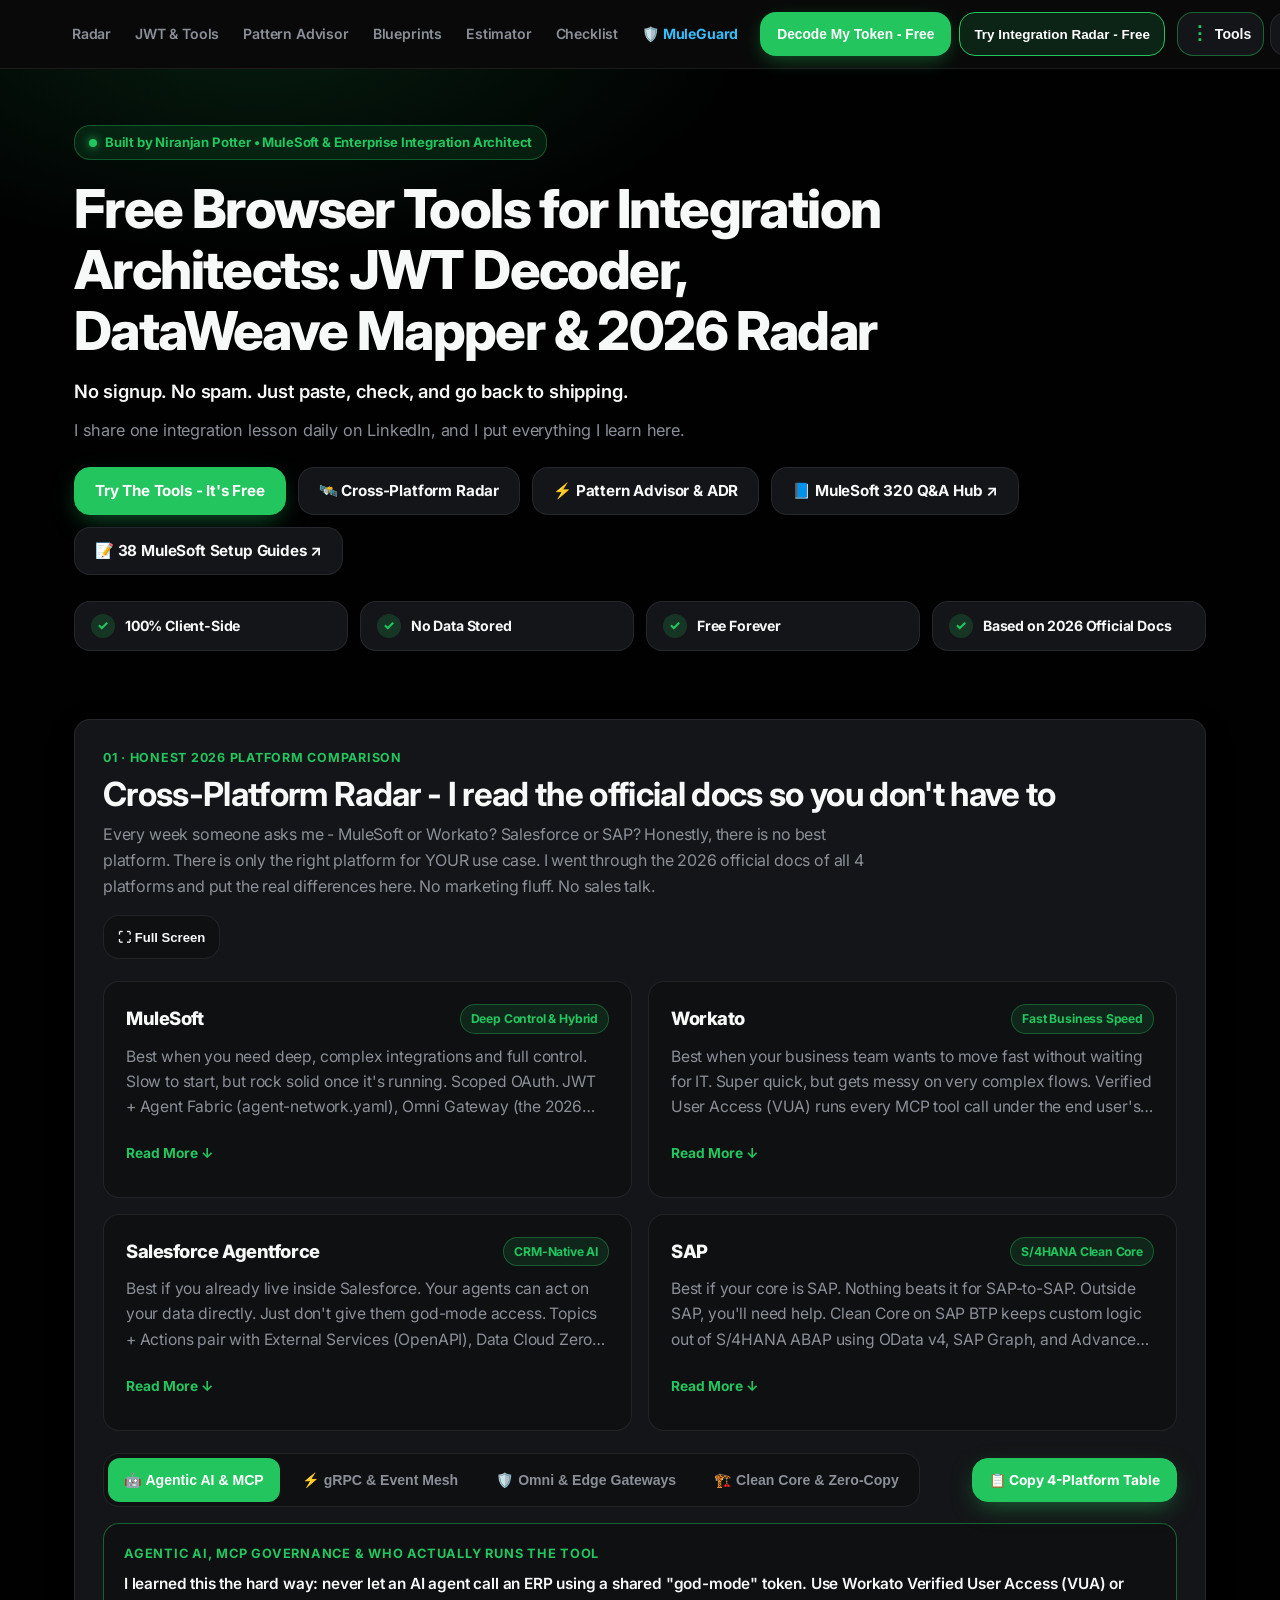
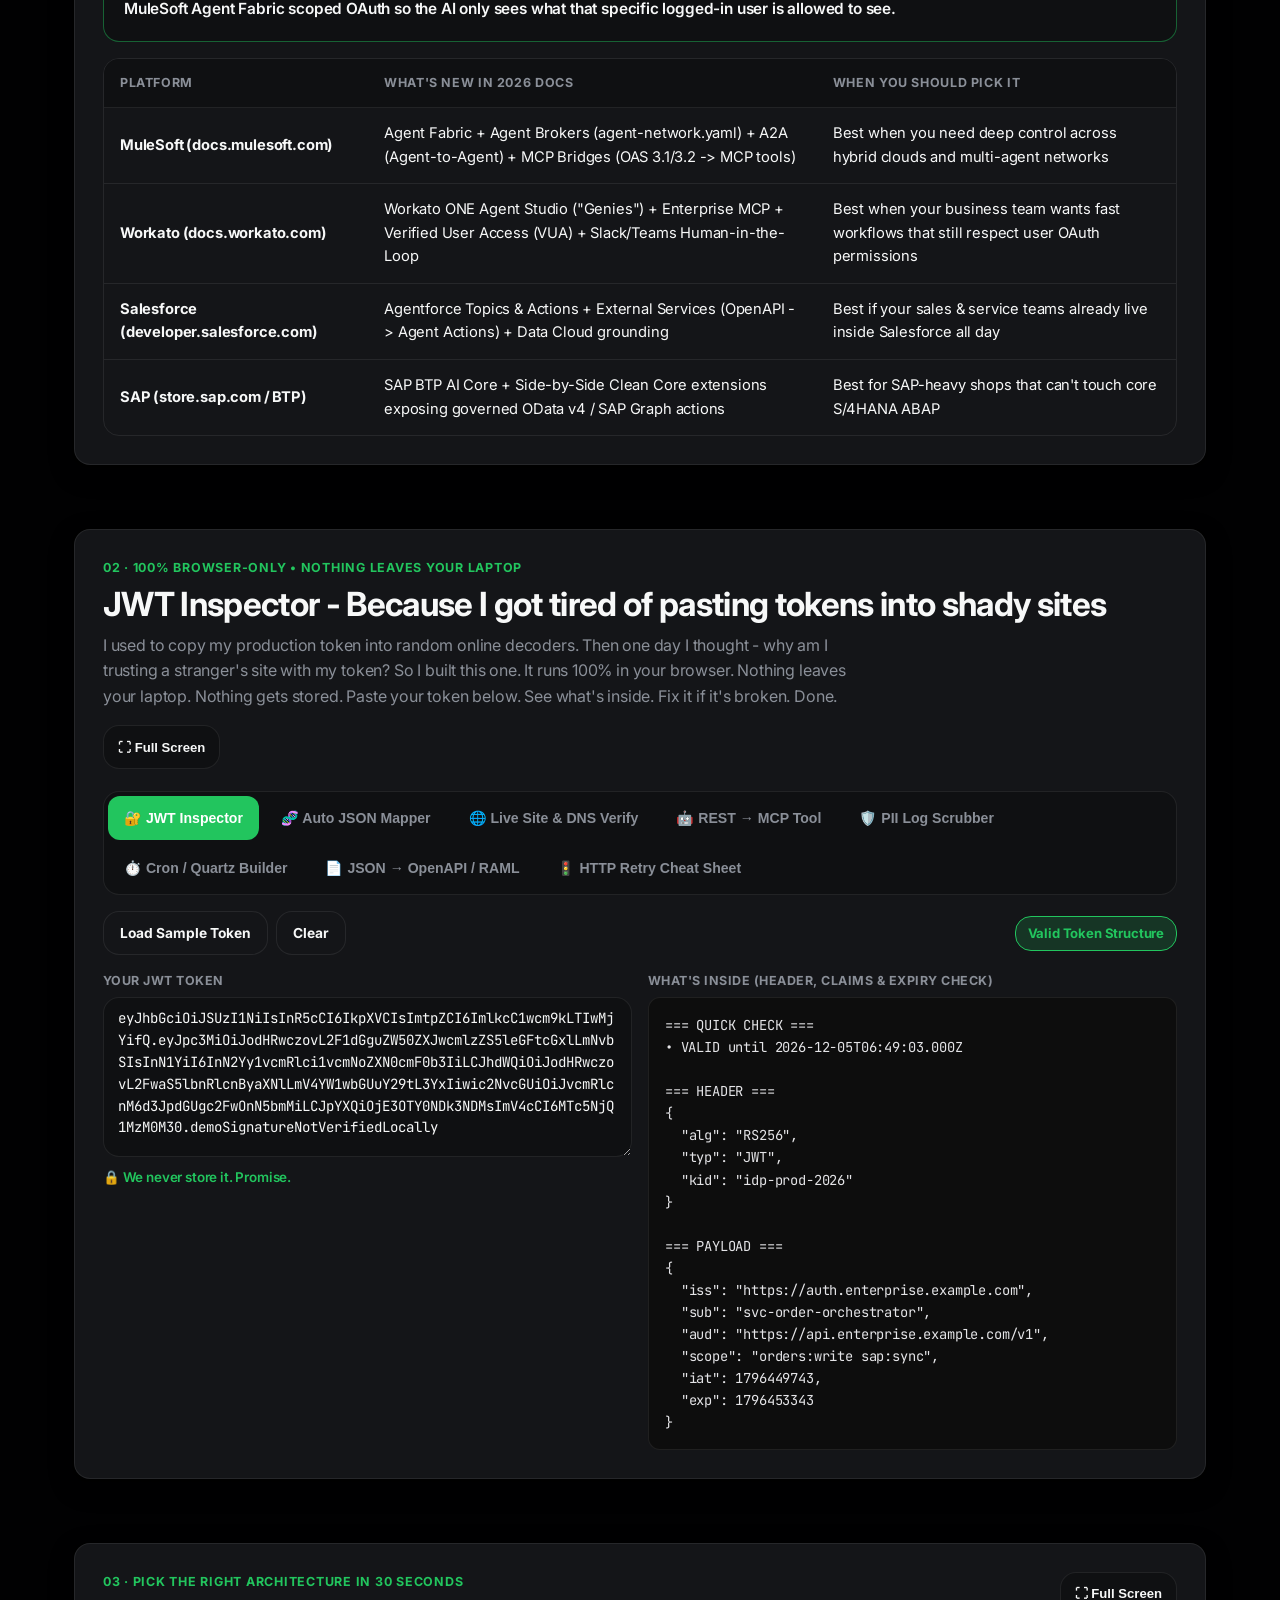
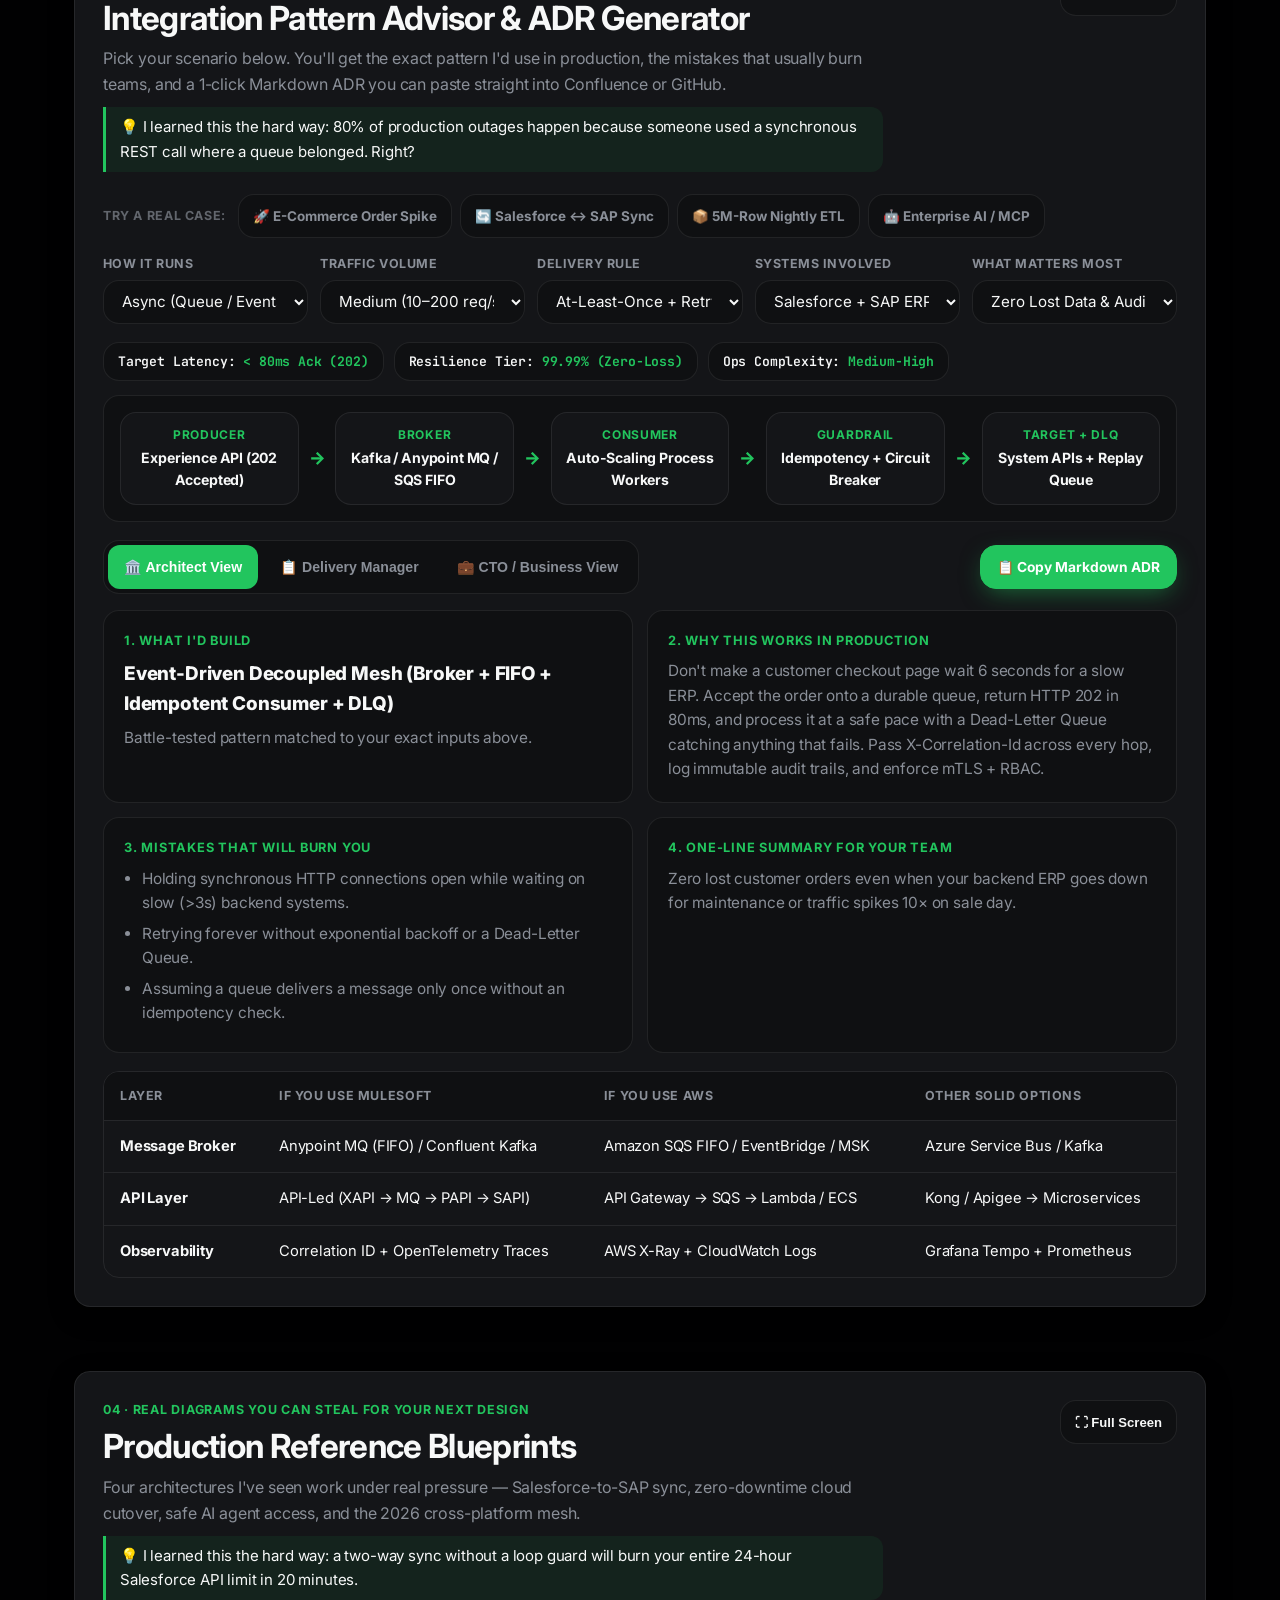
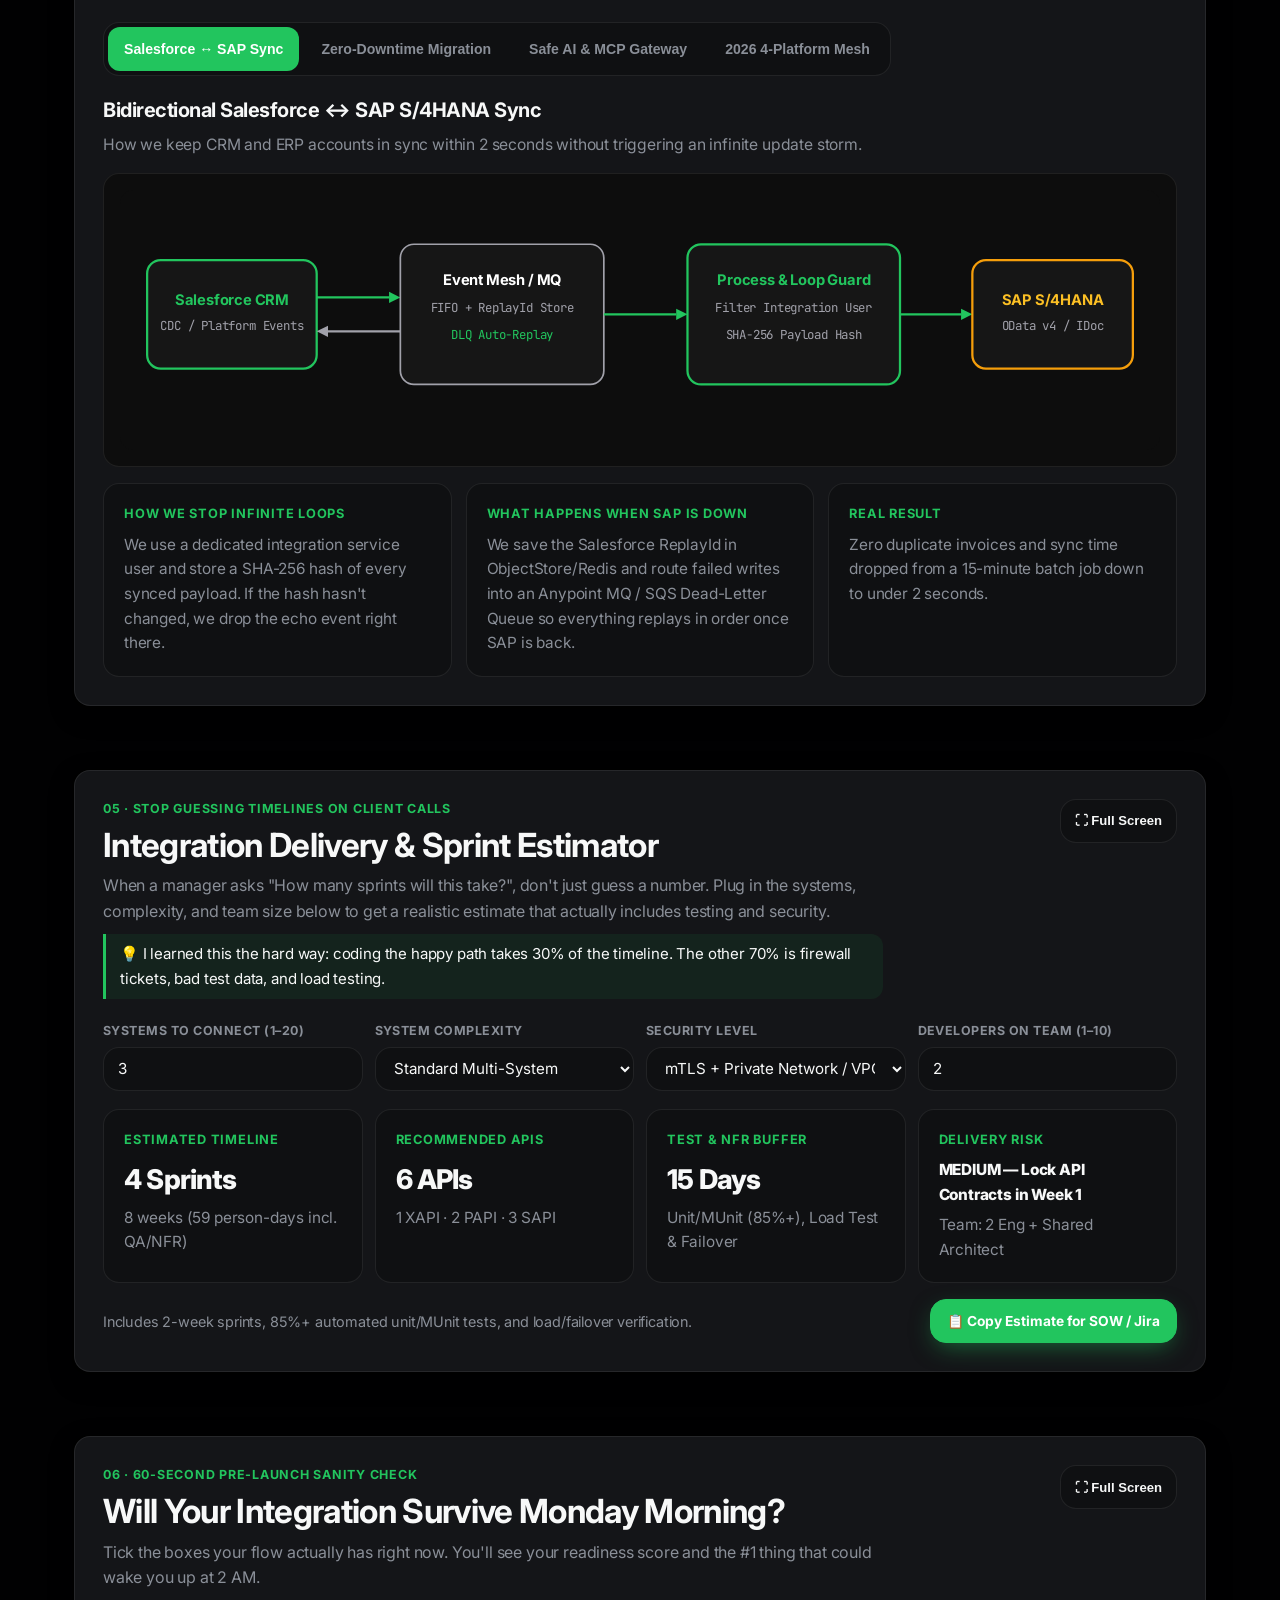
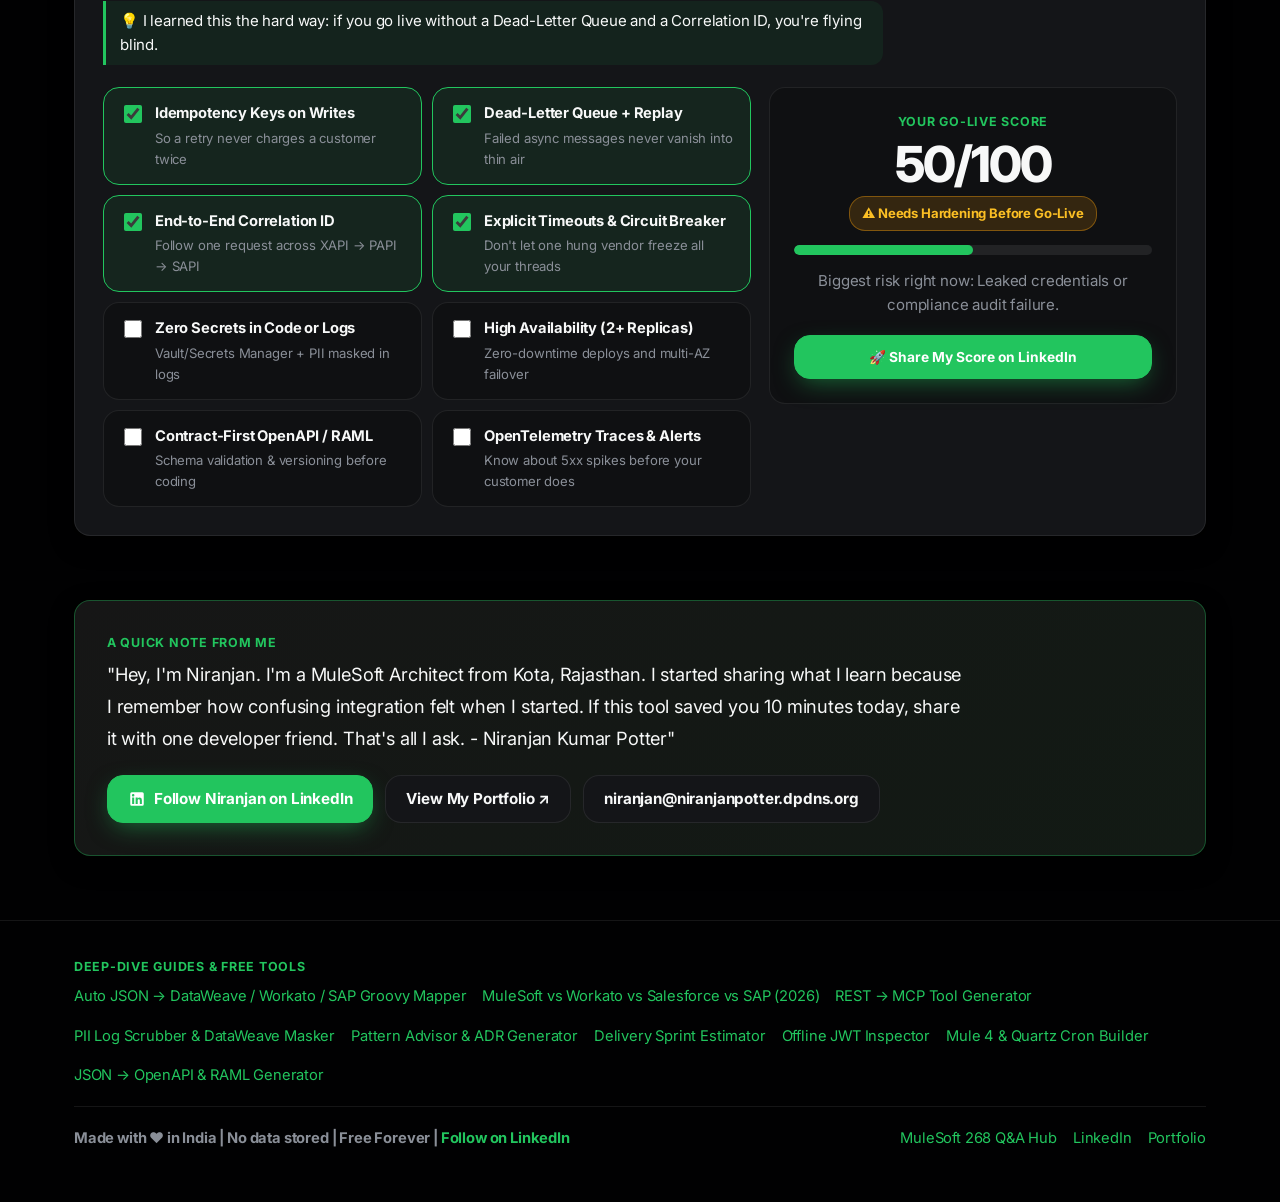
<file: index.html>
<!DOCTYPE html>
<html lang="en" data-theme="dark">
<head>
  <meta charset="UTF-8">
  <meta name="viewport" content="width=device-width, initial-scale=1.0">
  <title>Free JWT Decoder, JSON-to-DataWeave &amp; MuleSoft Tools (2026)</title>
  <meta name="description" content="100% browser-based Integration Architect tools: Offline JWT Inspector, 2026 Platform Radar (MuleSoft, Workato, SAP), ADR Generator &amp; Sprint Estimator.">
  <link rel="canonical" href="https://niranjanpotter.dpdns.org/">
  <meta property="og:title" content="I built the tools I wish I had as an Integration Architect — Niranjan Potter">
  <meta property="og:description" content="No signup. No spam. 100% client-side JWT Inspector, 2026 Cross-Platform Radar (MuleSoft, Workato, Salesforce, SAP), Pattern Advisor &amp; Sprint Estimator.">
  <meta property="og:type" content="website">
  <meta property="og:url" content="https://niranjanpotter.dpdns.org/">
  <meta property="og:image" content="https://niranjanpotter.dpdns.org/assets/og-card.png">
  <meta property="og:image:width" content="1200">
  <meta property="og:image:height" content="630">
  <meta name="twitter:card" content="summary_large_image">
  <meta name="twitter:title" content="Free JWT Decoder, DataWeave Mapper &amp; Integration Radar">
  <meta name="twitter:description" content="100% Client-Side • No Data Stored • Free Forever • Based on 2026 Official Docs">
  <meta name="twitter:image" content="https://niranjanpotter.dpdns.org/assets/og-card.png">
  <link rel="icon" type="image/svg+xml" href="data:image/svg+xml,%3Csvg xmlns='http://www.w3.org/2000/svg' viewBox='0 0 64 64'%3E%3Crect width='64' height='64' rx='16' fill='%230A0A0A'/%3E%3Crect x='6' y='6' width='52' height='52' rx='12' fill='%2322c55e'/%3E%3Cpath d='M18 20h28v6H25v6h18v6H25v6h21v6H18z' fill='%23FFFFFF'/%3E%3C/svg%3E">
  <link rel="preconnect" href="https://fonts.googleapis.com">
  <link rel="preconnect" href="https://fonts.gstatic.com" crossorigin>
  <link href="https://fonts.googleapis.com/css2?family=Inter:wght@400;500;600;700;800&family=JetBrains+Mono:wght@400;600;700&display=swap" rel="stylesheet">
  <link rel="stylesheet" href="assets/styles.css?v=8">
  <script src="assets/app.js?v=7" defer></script>
  <script type="application/ld+json">
  {
    "@context": "https://schema.org",
    "@graph": [
      {
        "@type": "WebApplication",
        "name": "Enterprise Integration Hub",
        "url": "https://niranjanpotter.dpdns.org/",
        "applicationCategory": "DeveloperApplication",
        "operatingSystem": "Web Browser",
        "offers": { "@type": "Offer", "price": "0", "priceCurrency": "USD" },
        "author": { "@type": "Person", "name": "Niranjan Kumar Potter", "url": "https://niranjanprofile.vercel.app/" },
        "description": "100% client-side integration architect tools: Auto JSON-to-JSON Mapper (DataWeave 2.0 + Workato Formula + SAP CPI Groovy), JWT Inspector, 2026 Cross-Platform Radar, Pattern Advisor, and Sprint Estimator."
      },
      {
        "@type": "FAQPage",
        "mainEntity": [
          {
            "@type": "Question",
            "name": "How can I automatically generate DataWeave 2.0, Workato formulas, and SAP CPI Groovy from a Source JSON and Target JSON?",
            "acceptedAnswer": { "@type": "Answer", "text": "Paste your Source JSON and Target JSON into the Auto JSON Mapper on Enterprise Integration Hub. It matches fields semantically in your browser (including nested paths, arrays, full-name concatenation, and line totals) and generates null-safe MuleSoft DataWeave 2.0 (.dwl), Workato Ruby Formula Pills, and SAP Cloud Integration (CPI) Groovy scripts with zero data uploaded." }
          },
          {
            "@type": "Question",
            "name": "Should I pick MuleSoft, Workato, Salesforce Agentforce, or SAP Integration Suite in 2026?",
            "acceptedAnswer": { "@type": "Answer", "text": "There is no single best platform — only the right one for your use case. MuleSoft wins on deep, complex hybrid control (Agent Fabric, Omni Gateway, CloudHub 2.0). Workato wins when business teams need fast delivery with Verified User Access (VUA). Salesforce Agentforce wins when your teams live inside Salesforce. SAP Integration Suite wins for SAP-to-SAP Clean Core on BTP." }
          },
          {
            "@type": "Question",
            "name": "Does the JWT Inspector store or send my token anywhere?",
            "acceptedAnswer": { "@type": "Answer", "text": "Never. It runs 100% in your browser. Nothing leaves your laptop and nothing gets stored." }
          }
        ]
      }
    ]
  }
  </script>
</head>
<body>
  <a class="skip-link" href="#top">Skip to main content</a>
  <header class="site-header">
    <div class="container header-inner">
      <a class="brand" href="#top">
        <span class="brand-mark" aria-hidden="true">NP</span>
        <span class="brand-text">
          <span class="brand-title">Enterprise Integration Hub</span>
          <span class="brand-sub">Curated &amp; Authored by Niranjan Potter</span>
        </span>
      </a>

      <nav class="header-nav" aria-label="Primary Navigation">
        <a class="nav-link" href="#platform-radar">Radar</a>
        <a class="nav-link" href="#dev-utilities">JWT &amp; Tools</a>
        <a class="nav-link" href="#pattern-advisor">Pattern Advisor</a>
        <a class="nav-link" href="#blueprints">Blueprints</a>
        <a class="nav-link" href="#delivery-estimator">Estimator</a>
        <a class="nav-link" href="#readiness-audit">Checklist</a>
        <a class="nav-link" href="muleguard.html" style="color:#38bdf8; font-weight:700;">🛡️ MuleGuard</a>
      </nav>

      <div class="header-ctas">
        <button type="button" class="cta-sticky-primary" onclick="jumpToJwtTool()">Decode My Token - Free</button>
        <button type="button" class="cta-sticky-secondary" onclick="jumpToRadarTool()">Try Integration Radar - Free</button>
      </div>

      <div class="header-right">
        <button type="button" class="dots-menu-btn" id="dots-tool-btn" onclick="toggleDotsMenu()" aria-label="Choose a tool from list" aria-expanded="false" title="Quick Tool Switcher (Choose any tool)">
          <span class="dots-icon" aria-hidden="true">⋮</span>
          <span class="dots-label-txt">Tools</span>
        </button>
        <a class="icon-btn hide-xs" href="https://www.linkedin.com/in/niranjan-potter-551b49171" target="_blank" rel="noopener noreferrer" aria-label="LinkedIn Profile" title="Follow on LinkedIn">
          <svg width="18" height="18" viewBox="0 0 24 24" fill="currentColor" aria-hidden="true"><path d="M19 3a2 2 0 0 1 2 2v14a2 2 0 0 1-2 2H5a2 2 0 0 1-2-2V5a2 2 0 0 1 2-2h14m-.5 15.5v-5.3a3.26 3.26 0 0 0-3.26-3.26c-.85 0-1.84.52-2.28 1.3v-1.11h-2.79v8.37h2.79v-4.93c0-.77.62-1.4 1.39-1.4a1.4 1.4 0 0 1 1.4 1.4v4.93h2.75M6.88 8.56a1.68 1.68 0 0 0 1.68-1.68c0-.93-.75-1.69-1.68-1.69a1.69 1.69 0 0 0-1.69 1.69c0 .93.76 1.68 1.69 1.68m1.39 9.94v-8.37H5.5v8.37h2.77z"/></svg>
        </a>
        <a class="icon-btn hide-xs" href="https://niranjanprofile.vercel.app/" target="_blank" rel="noopener noreferrer" aria-label="Portfolio Website" title="Portfolio Website">
          <svg width="18" height="18" viewBox="0 0 24 24" fill="none" stroke="currentColor" stroke-width="2" stroke-linecap="round" stroke-linejoin="round" aria-hidden="true"><circle cx="12" cy="12" r="10"/><line x1="2" y1="12" x2="22" y2="12"/><path d="M12 2a15.3 15.3 0 0 1 4 10 15.3 15.3 0 0 1-4 10 15.3 15.3 0 0 1-4-10 15.3 15.3 0 0 1 4-10z"/></svg>
        </a>
        <button type="button" class="icon-btn" id="theme-toggle" onclick="toggleTheme()" aria-label="Toggle theme" title="Toggle Dark/Light Theme"><svg width="15" height="15" viewBox="0 0 24 24" fill="none" stroke="currentColor" stroke-width="1.9" stroke-linecap="round" stroke-linejoin="round" aria-hidden="true"><circle cx="12" cy="12" r="4"/><path d="M12 2v2M12 20v2M4.93 4.93l1.41 1.41M17.66 17.66l1.41 1.41M2 12h2M20 12h2M4.93 19.07l1.41-1.41M17.66 6.34l1.41-1.41"/></svg></button>
        <button type="button" class="icon-btn mobile-menu-btn" id="mobile-menu-btn" onclick="toggleMobileNav()" aria-label="Toggle navigation menu" aria-expanded="false"><svg width="18" height="18" viewBox="0 0 24 24" fill="none" stroke="currentColor" stroke-width="2" stroke-linecap="round" stroke-linejoin="round" aria-hidden="true"><line x1="3" y1="6" x2="21" y2="6"/><line x1="3" y1="12" x2="21" y2="12"/><line x1="3" y1="18" x2="21" y2="18"/></svg></button>
      </div>
    </div>

    <!-- 3-Dot Quick Tool Switcher & Interlinked Directory Drawer -->
    <div class="dots-tool-drawer" id="dots-tool-drawer" role="region" aria-label="Quick Tool Switcher">
      <div class="container">
        <div class="dots-tool-head">
          <div>
            <div class="section-kicker" style="margin-bottom:2px;">⋮ Quick Tool Switcher • Jump Straight to Any Tool</div>
            <strong style="font-size:1rem;">Select any interactive tool or standalone guide below:</strong>
          </div>
          <input type="search" id="dots-search-input" class="dots-search-input" oninput="filterDotsTools(this.value)" placeholder="Filter 15 tools (e.g. DataWeave, JWT, DNS, MCP, SAP, Cron)...">
          <button type="button" class="btn btn-sm" onclick="toggleDotsMenu(false)">✕ Close</button>
        </div>
        <div class="dots-tool-grid" id="dots-tool-grid">
          <button type="button" class="dots-tool-item" onclick="pickToolFromDots('util-jwt')">
            <span class="dots-tool-title">🔐 1. JWT Inspector &amp; Security Auditor</span>
            <span class="dots-tool-sub">100% browser-side token decoder, expiry check &amp; alg:none detector</span>
          </button>
          <button type="button" class="dots-tool-item" onclick="pickToolFromDots('util-mapper')">
            <span class="dots-tool-title">🧬 2. Auto JSON-to-JSON Mapper</span>
            <span class="dots-tool-sub">Source + Target JSON → DataWeave 2.0, Workato Formula &amp; SAP Groovy</span>
          </button>
          <button type="button" class="dots-tool-item" onclick="pickToolFromDots('util-verify')">
            <span class="dots-tool-title">🌐 3. Real-Time Website, CORS &amp; DNS Verifier</span>
            <span class="dots-tool-sub">Live HTTPS latency, CORS header check &amp; Cloudflare 1.1.1.1 DNS lookup</span>
          </button>
          <button type="button" class="dots-tool-item" onclick="pickToolFromDots('util-mcp')">
            <span class="dots-tool-title">🤖 4. REST → MCP Tool Schema Generator</span>
            <span class="dots-tool-sub">Convert REST JSON to AI Agent MCP inputSchema + Agent Fabric / VUA</span>
          </button>
          <button type="button" class="dots-tool-item" onclick="pickToolFromDots('util-pii')">
            <span class="dots-tool-title">🛡️ 5. Offline PII Log Scrubber &amp; Masker</span>
            <span class="dots-tool-sub">Redact emails, cards, SSNs &amp; Bearer tokens + get DataWeave 2.0 script</span>
          </button>
          <button type="button" class="dots-tool-item" onclick="pickToolFromDots('util-cron')">
            <span class="dots-tool-title">⏱️ 6. Mule 4 &amp; Quartz Cron Builder</span>
            <span class="dots-tool-sub">6-field Quartz &amp; 5-field Linux cron translator + Mule 4 scheduler XML</span>
          </button>
          <button type="button" class="dots-tool-item" onclick="pickToolFromDots('util-spec')">
            <span class="dots-tool-title">📄 7. JSON → OpenAPI 3.0 &amp; RAML 1.0</span>
            <span class="dots-tool-sub">Infer full OpenAPI 3.0 YAML or RAML 1.0 DataType from sample JSON</span>
          </button>
          <button type="button" class="dots-tool-item" onclick="pickToolFromDots('util-http')">
            <span class="dots-tool-title">🚦 8. HTTP Status &amp; Retry Cheat Sheet</span>
            <span class="dots-tool-sub">Which HTTP status codes to retry, backoff rules &amp; DLQ routing</span>
          </button>
          <button type="button" class="dots-tool-item" onclick="pickToolFromDots('section-radar')">
            <span class="dots-tool-title">🛰️ 9. 2026 Cross-Platform Radar</span>
            <span class="dots-tool-sub">MuleSoft vs Workato vs Salesforce Agentforce vs SAP official 2026 matrix</span>
          </button>
          <button type="button" class="dots-tool-item" onclick="pickToolFromDots('section-advisor')">
            <span class="dots-tool-title">🧭 10. Pattern Advisor &amp; ADR Generator</span>
            <span class="dots-tool-sub">Pick your traffic &amp; SLA to generate a 1-click Markdown ADR</span>
          </button>
          <button type="button" class="dots-tool-item" onclick="pickToolFromDots('section-blueprints')">
            <span class="dots-tool-title">📐 11. Production Reference Blueprints</span>
            <span class="dots-tool-sub">4 architecture SVG diagrams: SF↔SAP Sync, Cloud Migration, MCP &amp; Mesh</span>
          </button>
          <button type="button" class="dots-tool-item" onclick="pickToolFromDots('section-estimator')">
            <span class="dots-tool-title">📊 12. Delivery &amp; Sprint Estimator</span>
            <span class="dots-tool-sub">Calculate realistic sprints, API counts &amp; QA buffer for SOW / Jira</span>
          </button>
          <button type="button" class="dots-tool-item" onclick="pickToolFromDots('section-scorecard')">
            <span class="dots-tool-title">✅ 13. 60-Second Readiness Scorecard</span>
            <span class="dots-tool-sub">8-point pre-launch production resilience &amp; outage risk audit</span>
          </button>
          <a class="dots-tool-item" href="muleguard.html" style="border: 1px solid rgba(56, 189, 248, 0.4); background: rgba(56, 189, 248, 0.06);">
            <span class="dots-tool-title">🛡️ 14. MuleGuard: VS Code &amp; Maven Suite ↗</span>
            <span class="dots-tool-sub">Enterprise code review, security scanner, DataWeave advisor &amp; CI/CD quality gate</span>
          </a>
          <a class="dots-tool-item" href="https://niranjanpotter.github.io/" target="_blank" rel="noopener noreferrer">
            <span class="dots-tool-title">📘 15. MuleSoft 320 Q&amp;A Interview Hub ↗</span>
            <span class="dots-tool-sub">Interactive Mule 4, DataWeave 2.0 &amp; CloudHub 2.0 scenario simulator</span>
          </a>
          <a class="dots-tool-item" href="https://mulesoft.niranjanpotter.dpdns.org/" target="_blank" rel="noopener noreferrer">
            <span class="dots-tool-title">📝 16. 38 MuleSoft Production Guides ↗</span>
            <span class="dots-tool-sub">End-to-end setup labs: Mule 4.13, DW 2.13 JWT, Vibes, ACB &amp; Agent Fabric</span>
          </a>
          <a class="dots-tool-item" href="https://niranjanprofile.vercel.app/" target="_blank" rel="noopener noreferrer">
            <span class="dots-tool-title">🌐 16. Niranjan's Architect Portfolio ↗</span>
            <span class="dots-tool-sub">Certifications, enterprise integration case studies &amp; contact</span>
          </a>
        </div>
      </div>
    </div>

    <!-- Mobile & Tablet Navigation Drawer -->
    <nav class="mobile-nav-drawer" id="mobile-nav-drawer" aria-label="Mobile Navigation">
      <div class="mobile-cta-stack">
        <a class="cta-sticky-primary" style="width:100%; text-align:center; display:block;" href="muleguard.html">🛡️ MuleGuard Extension &amp; Maven</a>
        <button type="button" class="cta-sticky-secondary" style="width:100%;" onclick="jumpToJwtTool()">Decode My Token - Free</button>
      </div>
      <div class="mobile-nav-list">
        <a href="muleguard.html" style="color:#38bdf8; font-weight:700;">🛡️ MuleGuard (VS Code &amp; Maven)</a>
        <a href="#platform-radar" onclick="toggleMobileNav(false)">🛰️ Cross-Platform Radar</a>
        <a href="#dev-utilities" onclick="toggleMobileNav(false)">🔐 JWT &amp; Dev Tools</a>
        <a href="#pattern-advisor" onclick="toggleMobileNav(false)">⚡ Pattern Advisor</a>
        <a href="#blueprints" onclick="toggleMobileNav(false)">📐 Blueprints</a>
        <a href="#delivery-estimator" onclick="toggleMobileNav(false)">📋 Sprint Estimator</a>
        <a href="#readiness-audit" onclick="toggleMobileNav(false)">🛡️ 60s Checklist</a>
      </div>
      <div class="mobile-author-strip">Curated &amp; Authored by Niranjan Potter</div>
    </nav>
  </header>

  <main id="top">
    <!-- Hero -->
    <section class="hero">
      <div class="container">
        <div class="hero-badge"><span class="hero-dot" aria-hidden="true"></span> Built by Niranjan Potter • MuleSoft &amp; Enterprise Integration Architect</div>
        <h1>Free Browser Tools for Integration Architects: JWT Decoder, DataWeave Mapper &amp; 2026 Radar</h1>
        <p class="hero-lead">No signup. No spam. Just paste, check, and go back to shipping.</p>
        <p class="hero-subline">I share one integration lesson daily on LinkedIn, and I put everything I learn here.</p>
        <div class="hero-actions">
          <a class="btn btn-primary" href="#dev-utilities">Try The Tools - It's Free</a>
          <a class="btn" href="#platform-radar">🛰️ Cross-Platform Radar</a>
          <a class="btn" href="#pattern-advisor">⚡ Pattern Advisor &amp; ADR</a>
          <a class="btn" href="https://niranjanpotter.github.io/" target="_blank" rel="noopener noreferrer">📘 MuleSoft 320 Q&amp;A Hub ↗</a>
          <a class="btn" href="https://mulesoft.niranjanpotter.dpdns.org/" target="_blank" rel="noopener noreferrer">📝 38 MuleSoft Setup Guides ↗</a>
        </div>

        <!-- 4 Trust Badges Row -->
        <div class="trust-badges-row" aria-label="Trust Guarantees">
          <div class="trust-badge"><span class="trust-check" aria-hidden="true">✓</span> 100% Client-Side</div>
          <div class="trust-badge"><span class="trust-check" aria-hidden="true">✓</span> No Data Stored</div>
          <div class="trust-badge"><span class="trust-check" aria-hidden="true">✓</span> Free Forever</div>
          <div class="trust-badge"><span class="trust-check" aria-hidden="true">✓</span> Based on 2026 Official Docs</div>
        </div>
      </div>
    </section>

    <!-- 1. Cross-Platform Radar (MuleSoft · Workato · Salesforce · SAP) -->
    <section class="section" id="platform-radar">
      <div class="container">
        <div class="section-card" id="radar-card">
          <div class="section-head">
            <div>
              <div class="section-kicker">01 · Honest 2026 Platform Comparison</div>
              <h2>Cross-Platform Radar - I read the official docs so you don't have to</h2>
              <p>Every week someone asks me - MuleSoft or Workato? Salesforce or SAP? Honestly, there is no best platform. There is only the right platform for YOUR use case. I went through the 2026 official docs of all 4 platforms and put the real differences here. No marketing fluff. No sales talk.</p>
            </div>
            <button type="button" class="fs-btn" onclick="toggleSectionFs('radar-card', this)">⛶ Full Screen</button>
          </div>

          <!-- 4 Responsive Platform Cards with 3-Line Clamp + Read More Expand -->
          <div class="radar-cards-grid">
            <article class="radar-platform-card" onclick="toggleRadarCard(this)">
              <div>
                <div class="radar-card-top">
                  <h3 class="radar-card-title">MuleSoft</h3>
                  <span class="radar-card-tag">Deep Control &amp; Hybrid</span>
                </div>
                <p class="radar-card-body">Best when you need deep, complex integrations and full control. Slow to start, but rock solid once it's running. Scoped OAuth. JWT + Agent Fabric (agent-network.yaml), Omni Gateway (the 2026 evolution of Flex Gateway), and CloudHub 2.0 Kubernetes private spaces when you can't afford a single dropped transaction.</p>
              </div>
              <button type="button" class="radar-read-more" aria-expanded="false">Read More ↓</button>
            </article>

            <article class="radar-platform-card" onclick="toggleRadarCard(this)">
              <div>
                <div class="radar-card-top">
                  <h3 class="radar-card-title">Workato</h3>
                  <span class="radar-card-tag">Fast Business Speed</span>
                </div>
                <p class="radar-card-body">Best when your business team wants to move fast without waiting for IT. Super quick, but gets messy on very complex flows. Verified User Access (VUA) runs every MCP tool call under the end user's own OAuth login instead of a dangerous master token, plus Slack and Teams human-in-the-loop approvals.</p>
              </div>
              <button type="button" class="radar-read-more" aria-expanded="false">Read More ↓</button>
            </article>

            <article class="radar-platform-card" onclick="toggleRadarCard(this)">
              <div>
                <div class="radar-card-top">
                  <h3 class="radar-card-title">Salesforce Agentforce</h3>
                  <span class="radar-card-tag">CRM-Native AI</span>
                </div>
                <p class="radar-card-body">Best if you already live inside Salesforce. Your agents can act on your data directly. Just don't give them god-mode access. Topics + Actions pair with External Services (OpenAPI), Data Cloud Zero-Copy, and the gRPC Pub/Sub API with pull flow control so event bursts don't choke your subscribers.</p>
              </div>
              <button type="button" class="radar-read-more" aria-expanded="false">Read More ↓</button>
            </article>

            <article class="radar-platform-card" onclick="toggleRadarCard(this)">
              <div>
                <div class="radar-card-top">
                  <h3 class="radar-card-title">SAP</h3>
                  <span class="radar-card-tag">S/4HANA Clean Core</span>
                </div>
                <p class="radar-card-body">Best if your core is SAP. Nothing beats it for SAP-to-SAP. Outside SAP, you'll need help. Clean Core on SAP BTP keeps custom logic out of S/4HANA ABAP using OData v4, SAP Graph, and Advanced Event Mesh so ERP upgrades don't break your weekend.</p>
              </div>
              <button type="button" class="radar-read-more" aria-expanded="false">Read More ↓</button>
            </article>
          </div>

          <div class="toolbar-row">
            <div class="seg-group" id="radar-tabs" role="tablist" aria-label="2026 Platform Pillars">
              <button type="button" class="seg-btn active" onclick="selectRadarPillar('agentic', this)">🤖 Agentic AI &amp; MCP</button>
              <button type="button" class="seg-btn" onclick="selectRadarPillar('streaming', this)">⚡ gRPC &amp; Event Mesh</button>
              <button type="button" class="seg-btn" onclick="selectRadarPillar('gateways', this)">🛡️ Omni &amp; Edge Gateways</button>
              <button type="button" class="seg-btn" onclick="selectRadarPillar('core', this)">🏗️ Clean Core &amp; Zero-Copy</button>
            </div>
            <button type="button" class="btn btn-primary btn-sm" onclick="copyRadarMarkdown()">📋 Copy 4-Platform Table</button>
          </div>

          <div class="result-box" style="margin-bottom:16px; border-color:rgba(34,197,94,0.45);">
            <h3 id="radar-heading">Agentic AI, MCP Governance &amp; Who Actually Runs the Tool</h3>
            <p id="radar-insight" style="color:var(--text); font-weight:600;"></p>
          </div>

          <div class="table-wrap">
            <table>
              <thead>
                <tr>
                  <th>Platform</th>
                  <th>What's New in 2026 Docs</th>
                  <th>When You Should Pick It</th>
                </tr>
              </thead>
              <tbody id="radar-tbody"></tbody>
            </table>
          </div>
        </div>
      </div>
    </section>

    <!-- 2. JWT Inspector & Daily Offline Dev Utilities -->
    <section class="section" id="dev-utilities">
      <div class="container">
        <div class="section-card" id="util-card">
          <div class="section-head">
            <div>
              <div class="section-kicker">02 · 100% Browser-Only • Nothing Leaves Your Laptop</div>
              <h2>JWT Inspector - Because I got tired of pasting tokens into shady sites</h2>
              <p>I used to copy my production token into random online decoders. Then one day I thought - why am I trusting a stranger's site with my token? So I built this one. It runs 100% in your browser. Nothing leaves your laptop. Nothing gets stored. Paste your token below. See what's inside. Fix it if it's broken. Done.</p>
            </div>
            <button type="button" class="fs-btn" onclick="toggleSectionFs('util-card', this)">⛶ Full Screen</button>
          </div>

          <div class="seg-group" id="util-tabs" role="tablist" aria-label="Offline Utilities">
            <button type="button" class="seg-btn active" onclick="switchUtilTab('util-jwt', this)">🔐 JWT Inspector</button>
            <button type="button" class="seg-btn" onclick="switchUtilTab('util-mapper', this)">🧬 Auto JSON Mapper</button>
            <button type="button" class="seg-btn" onclick="switchUtilTab('util-verify', this)">🌐 Live Site &amp; DNS Verify</button>
            <button type="button" class="seg-btn" onclick="switchUtilTab('util-mcp', this)">🤖 REST → MCP Tool</button>
            <button type="button" class="seg-btn" onclick="switchUtilTab('util-pii', this)">🛡️ PII Log Scrubber</button>
            <button type="button" class="seg-btn" onclick="switchUtilTab('util-cron', this)">⏱️ Cron / Quartz Builder</button>
            <button type="button" class="seg-btn" onclick="switchUtilTab('util-spec', this)">📄 JSON → OpenAPI / RAML</button>
            <button type="button" class="seg-btn" onclick="switchUtilTab('util-http', this)">🚦 HTTP Retry Cheat Sheet</button>
          </div>

          <!-- JWT Tab -->
          <div id="util-jwt" style="margin-top:16px;">
            <div class="toolbar-row">
              <div style="display:flex; gap:8px; flex-wrap:wrap;">
                <button type="button" class="btn btn-sm" onclick="loadSampleJwt()">Load Sample Token</button>
                <button type="button" class="btn btn-sm" onclick="document.getElementById('jwt-input').value=''; inspectJwt();">Clear</button>
              </div>
              <div id="jwt-status"></div>
            </div>
            <div class="util-grid">
              <div class="field">
                <label for="jwt-input">Your JWT Token</label>
                <textarea id="jwt-input" oninput="inspectJwt()" placeholder="Paste your JWT token here..."></textarea>
                <div class="field-note">🔒 We never store it. Promise.</div>
              </div>
              <div class="field">
                <label>What's Inside (Header, Claims &amp; Expiry Check)</label>
                <pre class="code-out" id="jwt-output"></pre>
              </div>
            </div>
          </div>

          <!-- Cron Tab -->
          <div id="util-cron" style="display:none; margin-top:16px;">
            <div class="toolbar-row">
              <div style="display:flex; gap:8px; flex-wrap:wrap;">
                <button type="button" class="btn btn-sm" onclick="applyCronPreset('0 */5 * * * ?')">Every 5 min (Quartz)</button>
                <button type="button" class="btn btn-sm" onclick="applyCronPreset('0 0 2 * * ?')">Nightly 2 AM (Quartz)</button>
                <button type="button" class="btn btn-sm" onclick="applyCronPreset('0 0 9 ? * MON-FRI')">Weekdays 9 AM (Quartz)</button>
                <button type="button" class="btn btn-sm" onclick="applyCronPreset('*/15 * * * *')">Every 15 min (Linux)</button>
              </div>
            </div>
            <div class="util-grid">
              <div class="field">
                <label for="cron-input">Cron Expression (5-field Linux or 6-field Quartz / Mule 4)</label>
                <input id="cron-input" type="text" value="0 */5 * * * ?" oninput="explainCron()">
                <div class="field-note">I learned this the hard way: Mule 4 Quartz starts with Seconds (6 fields), not Minutes!</div>
              </div>
              <div class="field">
                <label>Plain-English Schedule &amp; Mule 4 XML</label>
                <pre class="code-out" id="cron-output"></pre>
              </div>
            </div>
          </div>

          <!-- Spec Tab -->
          <div id="util-spec" style="display:none; margin-top:16px;">
            <div class="toolbar-row">
              <div style="display:flex; gap:8px; flex-wrap:wrap;">
                <button type="button" class="btn btn-primary btn-sm" onclick="generateSpec('oas')">Generate OpenAPI 3.0</button>
                <button type="button" class="btn btn-sm" onclick="generateSpec('raml')">Generate RAML 1.0</button>
              </div>
              <button type="button" class="btn btn-sm" onclick="copySpecOutput()">📋 Copy Schema</button>
            </div>
            <div class="util-grid">
              <div class="field">
                <label for="spec-input">Paste a Sample JSON Payload</label>
                <textarea id="spec-input">{
  "orderId": "ORD-2026-9041",
  "customerId": "CUST-4421",
  "amount": 1499.5,
  "priority": true,
  "items": [
    { "sku": "MULE-CH2", "qty": 2 }
  ]
}</textarea>
                <div class="field-note">We never store it. Promise.</div>
              </div>
              <div class="field">
                <label>Ready-to-Use OpenAPI / RAML Contract</label>
                <pre class="code-out" id="spec-output"></pre>
              </div>
            </div>
          </div>

          <!-- HTTP Retry Matrix Tab -->
          <div id="util-http" style="display:none; margin-top:16px;">
            <div class="table-wrap">
              <table>
                <thead>
                  <tr>
                    <th>HTTP Status</th>
                    <th>Should You Retry?</th>
                    <th>What To Do in Your Flow</th>
                    <th>Where Failed Messages Go</th>
                  </tr>
                </thead>
                <tbody>
                  <tr><td><strong>400 / 422</strong> Bad Request</td><td><span class="status-chip status-err">NO</span></td><td>Don't retry. A bad JSON payload won't magically fix itself on retry #3.</td><td>Send to poison-pill DLQ and alert the sender.</td></tr>
                  <tr><td><strong>401</strong> Unauthorized</td><td><span class="status-chip status-warn">ONCE</span></td><td>Refresh your OAuth token cache once and retry once.</td><td>If it still fails, alert on expired secret/cert.</td></tr>
                  <tr><td><strong>403 / 404</strong> Forbidden / Not Found</td><td><span class="status-chip status-err">NO</span></td><td>Stop immediately. You're missing permissions or the record ID doesn't exist.</td><td>Log correlationId and return a clean error.</td></tr>
                  <tr><td><strong>408 / 429</strong> Timeout / Rate Limit</td><td><span class="status-chip status-ok">YES</span></td><td>Read the <code>Retry-After</code> header and back off exponentially.</td><td>Park in a queue if the vendor throttles you for long.</td></tr>
                  <tr><td><strong>500 / 502 / 503 / 504</strong> Server Down</td><td><span class="status-chip status-ok">YES</span></td><td>Retry up to 3 times with backoff + circuit breaker (only if your write is idempotent!).</td><td>Move to replayable DLQ and page on-call.</td></tr>
                </tbody>
              </table>
            </div>
          </div>

          <!-- Auto JSON-to-JSON Mapper (DataWeave 2.0 + Workato Formula + SAP CPI Groovy) -->
          <div id="util-mapper" style="display:none; margin-top:16px;">
            <div class="toolbar-row">
              <div style="display:flex; gap:8px; flex-wrap:wrap; align-items:center;">
                <span class="preset-label">Presets:</span>
                <button type="button" class="btn btn-sm" onclick="loadMapperPreset('sfsap')">Salesforce → SAP S/4HANA</button>
                <button type="button" class="btn btn-sm" onclick="loadMapperPreset('stripe')">Stripe → NetSuite Invoice</button>
                <button type="button" class="btn btn-sm" onclick="loadMapperPreset('workday')">Workday → ServiceNow User</button>
              </div>
              <div style="display:flex; gap:8px; flex-wrap:wrap; align-items:center; max-width:100%;">
                <select id="mapper-target-lang" onchange="runJsonMapper()" aria-label="Target Mapping Language" style="max-width:100%; min-height:44px; padding:8px 12px; border-radius:16px; border:1px solid var(--border); background:var(--bg-elev); color:var(--text); font-weight:700;">
                  <option value="all" selected>All 3 (DataWeave + Workato + Groovy)</option>
                  <option value="dw">MuleSoft DataWeave 2.0 (.dwl)</option>
                  <option value="workato">Workato Formula Pills (Ruby)</option>
                  <option value="groovy">SAP CPI Groovy Script</option>
                </select>
                <button type="button" class="btn btn-primary btn-sm" onclick="copyMapperOutput()">📋 Copy Transform Code</button>
              </div>
            </div>
            <div id="mapper-status" style="margin-bottom:12px;"></div>
            <div class="util-grid">
              <div class="field">
                <label for="mapper-src">1. Source JSON Payload (What You Receive)</label>
                <textarea id="mapper-src" oninput="runJsonMapper()">{
  "order_id": "SF-ORD-9921",
  "created_at": "2026-11-23T14:30:00Z",
  "total_amount": 2450.75,
  "currency_code": "USD",
  "customer": {
    "first_name": "Aarav",
    "last_name": "Sharma",
    "email_address": "aarav.sharma@enterprise.in"
  },
  "line_items": [
    { "sku_code": "MAT-1004", "qty": 2, "unit_price": 1000.0 },
    { "sku_code": "MAT-2040", "qty": 1, "unit_price": 450.75 }
  ]
}</textarea>
                <div class="field-note">💡 I learned this the hard way: writing null-safe mappings by hand takes 30 minutes per API. Paste Source + Target JSON and get all 3 scripts instantly.</div>
              </div>
              <div class="field">
                <label for="mapper-tgt">2. Target JSON Shape (What You Need to Send)</label>
                <textarea id="mapper-tgt" oninput="runJsonMapper()">{
  "SalesOrderID": "STRING",
  "OrderDate": "2026-11-23",
  "CustomerFullName": "STRING",
  "BuyerEmail": "STRING",
  "NetValue": 0.0,
  "Currency": "USD",
  "Items": [
    {
      "MaterialNumber": "STRING",
      "Quantity": 0,
      "UnitPrice": 0.0,
      "LineTotal": 0.0
    }
  ]
}</textarea>
                <div class="field-note">🔒 100% browser-only semantic matcher. We never store your payloads. Promise.</div>
              </div>
            </div>
            <div class="field" style="margin-top:14px;">
              <label>3. Auto-Matched Field Map + Ready-to-Paste DataWeave 2.0 / Workato / SAP CPI Groovy Code</label>
              <pre class="code-out" id="mapper-output" style="min-height:260px;"></pre>
            </div>
          </div>

          <!-- Real-Time Website, API, CORS & Live DNS Verifier Tab -->
          <div id="util-verify" style="display:none; margin-top:16px;">
            <div class="toolbar-row">
              <div style="display:flex; gap:8px; flex-wrap:wrap; align-items:center;">
                <span class="preset-label">Test Live Targets:</span>
                <button type="button" class="btn btn-sm" onclick="setVerifyTarget('https://niranjanpotter.dpdns.org')">niranjanpotter.dpdns.org</button>
                <button type="button" class="btn btn-sm" onclick="setVerifyTarget('https://niranjanpotter.github.io')">niranjanpotter.github.io</button>
                <button type="button" class="btn btn-sm" onclick="setVerifyTarget('https://niranjanprofile.vercel.app')">niranjanprofile.vercel.app</button>
                <button type="button" class="btn btn-sm" onclick="setVerifyTarget('https://api.github.com')">api.github.com</button>
              </div>
              <div style="display:flex; gap:8px; flex-wrap:wrap;">
                <button type="button" class="btn btn-primary btn-sm" onclick="runLiveWebsiteVerify()">🌐 Verify Live URL &amp; DNS</button>
                <button type="button" class="btn btn-sm" onclick="verifyAllEcosystemSites()">⚡ Audit All 12 Hub &amp; Ecosystem Links</button>
              </div>
            </div>
            <div id="verify-status" style="margin-bottom:12px;"></div>
            <div class="util-grid">
              <div class="field">
                <label for="verify-url-input">Target Website or API Endpoint URL / Domain</label>
                <input id="verify-url-input" type="text" value="https://niranjanpotter.dpdns.org" onkeydown="if(event.key==='Enter')runLiveWebsiteVerify()">
                <div class="field-note">💡 Real-time browser probe: checks live HTTPS/TLS reachability, response latency (ms), CORS policy, and live Cloudflare 1.1.1.1 DNS records (A, CNAME, MX, TXT/SPF).</div>
              </div>
              <div class="field">
                <label>Real-Time HTTP, CORS &amp; Live Cloudflare DoH DNS Report</label>
                <pre class="code-out" id="verify-output" style="min-height:220px;"></pre>
              </div>
            </div>
          </div>

          <!-- REST -> MCP Tool Tab -->
          <div id="util-mcp" style="display:none; margin-top:16px;">
            <div class="toolbar-row">
              <div style="display:flex; gap:10px; flex-wrap:wrap; flex:1;">
                <input id="mcp-name" type="text" value="lookup_sap_order_status" oninput="generateMcpTool()" placeholder="Tool name (snake_case)" style="max-width:240px; min-height:44px; padding:8px 12px; border-radius:16px; border:1px solid var(--border); background:var(--bg-elev); color:var(--text);">
                <select id="mcp-auth" onchange="generateMcpTool()" aria-label="MCP Security Mode" style="max-width:280px; min-height:44px; padding:8px 12px; border-radius:16px; border:1px solid var(--border); background:var(--bg-elev); color:var(--text);">
                  <option value="vua" selected>Workato VUA (User OAuth2 Delegation)</option>
                  <option value="fabric">MuleSoft Agent Fabric (Scoped JWT + Omni)</option>
                </select>
              </div>
              <button type="button" class="btn btn-primary btn-sm" onclick="copyMcpOutput()">📋 Copy MCP Tool</button>
            </div>
            <div class="field" style="margin-bottom:12px;">
              <label for="mcp-desc">Clear Instructions for the AI Agent</label>
              <input id="mcp-desc" type="text" value="Fetch live order status and delivery ETA by orderId without exposing raw ERP tables." oninput="generateMcpTool()">
            </div>
            <div class="util-grid">
              <div class="field">
                <label for="mcp-input">Sample REST Request JSON</label>
                <textarea id="mcp-input" oninput="generateMcpTool()">{
  "orderId": "ORD-2026-9041",
  "customerId": "CUST-4421",
  "includeLineItems": true
}</textarea>
                <div class="field-note">I learned this the hard way: if your MCP tool description is vague, the AI agent passes wrong fields 40% of the time. We never store your JSON. Promise.</div>
              </div>
              <div class="field">
                <label>Generated MCP inputSchema &amp; Agent Fabric Config</label>
                <pre class="code-out" id="mcp-output"></pre>
              </div>
            </div>
          </div>

          <!-- PII Log Scrubber Tab -->
          <div id="util-pii" style="display:none; margin-top:16px;">
            <div class="toolbar-row">
              <span style="font-size:0.9rem; color:var(--text-muted);">Paste a log or JSON payload to scrub emails, cards, SSNs, secrets &amp; Bearer tokens + get the DataWeave 2.0 masker.</span>
              <button type="button" class="btn btn-primary btn-sm" onclick="copyPiiOutput()">📋 Copy Safe Payload &amp; DW 2.0</button>
            </div>
            <div class="util-grid">
              <div class="field">
                <label for="pii-input">Raw Payload With Sensitive Fields</label>
                <textarea id="pii-input" oninput="scrubPiiPayload()">{
  "customerEmail": "buyer@enterprise-client.com",
  "cardNumber": "4532-0151-1283-0366",
  "ssn": "123-45-6789",
  "authHeader": "Bearer eyJhbGciOiJSUzI1NiIsInR5cCI6IkpXVCJ9.secretPayload",
  "client_secret": "s3cr3t-prod-key",
  "orderStatus": "CONFIRMED"
}</textarea>
                <div class="field-note">🔒 100% browser-only. We never store it. Promise.</div>
              </div>
              <div class="field">
                <label>Scrubbed Output + Copy-Ready DataWeave 2.0 Script</label>
                <pre class="code-out" id="pii-output"></pre>
              </div>
            </div>
          </div>
        </div>
      </div>
    </section>

    <!-- 3. Integration Pattern Advisor & ADR Generator -->
    <section class="section" id="pattern-advisor">
      <div class="container">
        <div class="section-card" id="advisor-card">
          <div class="section-head">
            <div>
              <div class="section-kicker">03 · Pick the Right Architecture in 30 Seconds</div>
              <h2>Integration Pattern Advisor &amp; ADR Generator</h2>
              <p>Pick your scenario below. You'll get the exact pattern I'd use in production, the mistakes that usually burn teams, and a 1-click Markdown ADR you can paste straight into Confluence or GitHub.</p>
              <p class="personal-note">💡 I learned this the hard way: 80% of production outages happen because someone used a synchronous REST call where a queue belonged. Right?</p>
            </div>
            <button type="button" class="fs-btn" onclick="toggleSectionFs('advisor-card', this)">⛶ Full Screen</button>
          </div>

          <div class="preset-row" aria-label="Quick Scenario Presets">
            <span class="preset-label">Try a real case:</span>
            <button type="button" class="preset-chip" onclick="applyAdvisorPreset('spike', this)">🚀 E-Commerce Order Spike</button>
            <button type="button" class="preset-chip" onclick="applyAdvisorPreset('sfsap', this)">🔄 Salesforce ↔ SAP Sync</button>
            <button type="button" class="preset-chip" onclick="applyAdvisorPreset('etl', this)">📦 5M-Row Nightly ETL</button>
            <button type="button" class="preset-chip" onclick="applyAdvisorPreset('aimcp', this)">🤖 Enterprise AI / MCP</button>
          </div>

          <div class="controls-grid">
            <div class="field">
              <label for="adv-mode">How It Runs</label>
              <select id="adv-mode">
                <option value="sync">Sync (Caller Waits)</option>
                <option value="async" selected>Async (Queue / Events)</option>
                <option value="bulk">Bulk / Nightly Batch</option>
                <option value="bidir">Two-Way Sync (A ↔ B)</option>
              </select>
            </div>
            <div class="field">
              <label for="adv-volume">Traffic Volume</label>
              <select id="adv-volume">
                <option value="low">Low (&lt; 10 req/sec)</option>
                <option value="med" selected>Medium (10–200 req/sec)</option>
                <option value="high">High (200+ req/sec or Millions)</option>
              </select>
            </div>
            <div class="field">
              <label for="adv-delivery">Delivery Rule</label>
              <select id="adv-delivery">
                <option value="best">Best Effort</option>
                <option value="atleast" selected>At-Least-Once + Retry</option>
                <option value="fifo">Strict Order (FIFO + No Duplicates)</option>
              </select>
            </div>
            <div class="field">
              <label for="adv-eco">Systems Involved</label>
              <select id="adv-eco">
                <option value="sf-sap" selected>Salesforce + SAP ERP</option>
                <option value="aws">AWS / Cloud Microservices</option>
                <option value="legacy">On-Prem DB / Legacy</option>
                <option value="ai-mcp">AI Agents &amp; LLM (MCP)</option>
              </select>
            </div>
            <div class="field">
              <label for="adv-priority">What Matters Most</label>
              <select id="adv-priority">
                <option value="audit" selected>Zero Lost Data &amp; Audit</option>
                <option value="latency">Fastest Response Time</option>
                <option value="cost">Lowest Cloud Bill</option>
                <option value="speed">Ship as Fast as Possible</option>
              </select>
            </div>
          </div>

          <div class="sla-strip" id="adv-sla-strip"></div>
          <div class="flow-strip" id="adv-flow" aria-label="Recommended Architecture Flow"></div>

          <div class="toolbar-row">
            <div class="seg-group" id="adv-audience-group" role="tablist" aria-label="Audience View">
              <button type="button" class="seg-btn active" onclick="setAdvisorAudience('architect', this)">🏛️ Architect View</button>
              <button type="button" class="seg-btn" onclick="setAdvisorAudience('delivery', this)">📋 Delivery Manager</button>
              <button type="button" class="seg-btn" onclick="setAdvisorAudience('exec', this)">💼 CTO / Business View</button>
            </div>
            <button type="button" class="btn btn-primary btn-sm" onclick="copyAdrMarkdown()">📋 Copy Markdown ADR</button>
          </div>

          <div class="result-grid">
            <div class="result-box">
              <h3>1. What I'd Build</h3>
              <div class="big-val" id="adv-pattern-title"></div>
              <p>Battle-tested pattern matched to your exact inputs above.</p>
            </div>
            <div class="result-box">
              <h3 id="adv-why-label">2. Why This Works in Production</h3>
              <p id="adv-why"></p>
            </div>
            <div class="result-box">
              <h3>3. Mistakes That Will Burn You</h3>
              <ul id="adv-antipatterns"></ul>
            </div>
            <div class="result-box">
              <h3 id="adv-pitch-label">4. One-Line Summary for Your Team</h3>
              <p id="adv-pitch"></p>
            </div>
          </div>

          <div class="table-wrap">
            <table>
              <thead>
                <tr>
                  <th>Layer</th>
                  <th>If You Use MuleSoft</th>
                  <th>If You Use AWS</th>
                  <th>Other Solid Options</th>
                </tr>
              </thead>
              <tbody id="adv-map-body"></tbody>
            </table>
          </div>
        </div>
      </div>
    </section>

    <!-- 4. Enterprise Reference Blueprints -->
    <section class="section" id="blueprints">
      <div class="container">
        <div class="section-card" id="bp-card">
          <div class="section-head">
            <div>
              <div class="section-kicker">04 · Real Diagrams You Can Steal for Your Next Design</div>
              <h2>Production Reference Blueprints</h2>
              <p>Four architectures I've seen work under real pressure — Salesforce-to-SAP sync, zero-downtime cloud cutover, safe AI agent access, and the 2026 cross-platform mesh.</p>
              <p class="personal-note">💡 I learned this the hard way: a two-way sync without a loop guard will burn your entire 24-hour Salesforce API limit in 20 minutes.</p>
            </div>
            <button type="button" class="fs-btn" onclick="toggleSectionFs('bp-card', this)">⛶ Full Screen</button>
          </div>

          <div class="seg-group" id="bp-tabs" role="tablist" aria-label="Reference Blueprints">
            <button type="button" class="seg-btn active" onclick="selectBlueprint('sf-sap', this)">Salesforce ↔ SAP Sync</button>
            <button type="button" class="seg-btn" onclick="selectBlueprint('cloud-mig', this)">Zero-Downtime Migration</button>
            <button type="button" class="seg-btn" onclick="selectBlueprint('ai-mcp', this)">Safe AI &amp; MCP Gateway</button>
            <button type="button" class="seg-btn" onclick="selectBlueprint('cross-2026', this)">2026 4-Platform Mesh</button>
          </div>

          <h3 id="bp-title" style="margin:18px 0 6px; font-size:1.25rem;"></h3>
          <p id="bp-summary" style="margin:0; color:var(--text-muted); font-size:0.98rem;"></p>
          <div class="bp-diagram-box" id="bp-diagram"></div>
          <div class="bp-meta-grid" id="bp-cards"></div>
        </div>
      </div>
    </section>

    <!-- 5. Integration Delivery Manager Sprint & Effort Estimator -->
    <section class="section" id="delivery-estimator">
      <div class="container">
        <div class="section-card" id="delivery-card">
          <div class="section-head">
            <div>
              <div class="section-kicker">05 · Stop Guessing Timelines on Client Calls</div>
              <h2>Integration Delivery &amp; Sprint Estimator</h2>
              <p>When a manager asks "How many sprints will this take?", don't just guess a number. Plug in the systems, complexity, and team size below to get a realistic estimate that actually includes testing and security.</p>
              <p class="personal-note">💡 I learned this the hard way: coding the happy path takes 30% of the timeline. The other 70% is firewall tickets, bad test data, and load testing.</p>
            </div>
            <button type="button" class="fs-btn" onclick="toggleSectionFs('delivery-card', this)">⛶ Full Screen</button>
          </div>

          <div class="controls-grid-4">
            <div class="field">
              <label for="del-systems">Systems to Connect (1–20)</label>
              <input id="del-systems" type="number" min="1" max="20" value="3">
            </div>
            <div class="field">
              <label for="del-complexity">System Complexity</label>
              <select id="del-complexity">
                <option value="simple">Simple REST / JSON</option>
                <option value="std" selected>Standard Multi-System</option>
                <option value="erp">Heavy ERP (SAP / Legacy)</option>
              </select>
            </div>
            <div class="field">
              <label for="del-security">Security Level</label>
              <select id="del-security">
                <option value="oauth">Standard OAuth2 / JWT</option>
                <option value="mtls" selected>mTLS + Private Network / VPC</option>
                <option value="pci">Strict PCI-DSS / HIPAA</option>
              </select>
            </div>
            <div class="field">
              <label for="del-devs">Developers on Team (1–10)</label>
              <input id="del-devs" type="number" min="1" max="10" value="2">
            </div>
          </div>

          <div class="kpi-grid-4" id="del-kpis"></div>

          <div class="toolbar-row" style="margin-bottom:0;">
            <span style="font-size:0.9rem; color:var(--text-muted);">Includes 2-week sprints, 85%+ automated unit/MUnit tests, and load/failover verification.</span>
            <button type="button" class="btn btn-primary btn-sm" onclick="copyDeliveryEstimate()">📋 Copy Estimate for SOW / Jira</button>
          </div>
        </div>
      </div>
    </section>

    <!-- 6. 60-Second Production Readiness Audit -->
    <section class="section" id="readiness-audit">
      <div class="container">
        <div class="section-card" id="score-card">
          <div class="section-head">
            <div>
              <div class="section-kicker">06 · 60-Second Pre-Launch Sanity Check</div>
              <h2>Will Your Integration Survive Monday Morning?</h2>
              <p>Tick the boxes your flow actually has right now. You'll see your readiness score and the #1 thing that could wake you up at 2 AM.</p>
              <p class="personal-note">💡 I learned this the hard way: if you go live without a Dead-Letter Queue and a Correlation ID, you're flying blind.</p>
            </div>
            <button type="button" class="fs-btn" onclick="toggleSectionFs('score-card', this)">⛶ Full Screen</button>
          </div>

          <div class="score-layout">
            <div class="check-grid" id="score-checks"></div>
            <div class="score-panel">
              <div class="section-kicker" style="margin-bottom:8px;">Your Go-Live Score</div>
              <div class="score-num" id="score-num">50/100</div>
              <div id="score-grade"></div>
              <div class="score-bar-track"><div class="score-bar-fill" id="score-bar-fill" style="width:50%;"></div></div>
              <p id="score-risk" style="font-size:0.94rem; color:var(--text-muted); margin:0 0 18px;"></p>
              <button type="button" class="btn btn-primary btn-sm" style="width:100%;" onclick="copyScorecardShare()">🚀 Share My Score on LinkedIn</button>
            </div>
          </div>
        </div>
      </div>
    </section>

    <!-- 7. Founder Note Section Before Footer -->
    <section class="section" id="founder-note">
      <div class="container">
        <div class="founder-card">
          <div class="section-kicker">A Quick Note From Me</div>
          <p class="founder-quote">
            "Hey, I'm Niranjan. I'm a MuleSoft Architect from Kota, Rajasthan. I started sharing what I learn because I remember how confusing integration felt when I started. If this tool saved you 10 minutes today, share it with one developer friend. That's all I ask. - Niranjan Kumar Potter"
          </p>
          <div style="display:flex; flex-wrap:wrap; gap:12px; align-items:center;">
            <a class="btn btn-primary" href="https://www.linkedin.com/in/niranjan-potter-551b49171" target="_blank" rel="noopener noreferrer">
              <svg width="18" height="18" viewBox="0 0 24 24" fill="currentColor" aria-hidden="true"><path d="M19 3a2 2 0 0 1 2 2v14a2 2 0 0 1-2 2H5a2 2 0 0 1-2-2V5a2 2 0 0 1 2-2h14m-.5 15.5v-5.3a3.26 3.26 0 0 0-3.26-3.26c-.85 0-1.84.52-2.28 1.3v-1.11h-2.79v8.37h2.79v-4.93c0-.77.62-1.4 1.39-1.4a1.4 1.4 0 0 1 1.4 1.4v4.93h2.75M6.88 8.56a1.68 1.68 0 0 0 1.68-1.68c0-.93-.75-1.69-1.68-1.69a1.69 1.69 0 0 0-1.69 1.69c0 .93.76 1.68 1.69 1.68m1.39 9.94v-8.37H5.5v8.37h2.77z"/></svg>
              Follow Niranjan on LinkedIn
            </a>
            <a class="btn" href="https://niranjanprofile.vercel.app/" target="_blank" rel="noopener noreferrer">View My Portfolio ↗</a>
            <a class="btn" href="mailto:niranjan@niranjanpotter.dpdns.org">niranjan@niranjanpotter.dpdns.org</a>
          </div>
        </div>
      </div>
    </section>
  </main>

  <footer class="site-footer">
    <div class="container">
      <div style="margin-bottom:20px; padding-bottom:18px; border-bottom:1px solid var(--border);">
        <div class="section-kicker" style="margin-bottom:8px;">Deep-Dive Guides &amp; Free Tools</div>
        <div class="footer-links">
          <a href="auto-json-to-dataweave-workato-sap-groovy-mapper.html">Auto JSON → DataWeave / Workato / SAP Groovy Mapper</a>
          <a href="mulesoft-vs-workato-vs-salesforce-vs-sap-2026.html">MuleSoft vs Workato vs Salesforce vs SAP (2026)</a>
          <a href="rest-to-mcp-tool-schema-generator.html">REST → MCP Tool Generator</a>
          <a href="offline-pii-log-scrubber-dataweave-masking.html">PII Log Scrubber &amp; DataWeave Masker</a>
          <a href="integration-pattern-advisor-adr-generator.html">Pattern Advisor &amp; ADR Generator</a>
          <a href="integration-delivery-sprint-estimator.html">Delivery Sprint Estimator</a>
          <a href="offline-jwt-decoder-security-auditor.html">Offline JWT Inspector</a>
          <a href="mule4-quartz-cron-expression-builder.html">Mule 4 &amp; Quartz Cron Builder</a>
          <a href="json-to-openapi-raml-schema-generator.html">JSON → OpenAPI &amp; RAML Generator</a>
        </div>
      </div>
      <div class="footer-inner">
        <div>
          <strong>Made with ❤️ in India | No data stored | Free Forever | <a href="https://www.linkedin.com/in/niranjan-potter-551b49171" target="_blank" rel="noopener noreferrer">Follow on LinkedIn</a></strong>
        </div>
        <div class="footer-links">
          <a href="https://niranjanpotter.github.io/" target="_blank" rel="noopener noreferrer">MuleSoft 268 Q&amp;A Hub</a>
          <a href="https://www.linkedin.com/in/niranjan-potter-551b49171" target="_blank" rel="noopener noreferrer">LinkedIn</a>
          <a href="https://niranjanprofile.vercel.app/" target="_blank" rel="noopener noreferrer">Portfolio</a>
        </div>
      </div>
    </div>
  </footer>

  <div class="toast" id="toast" role="status" aria-live="polite"></div>
</body>
</html>
</file>
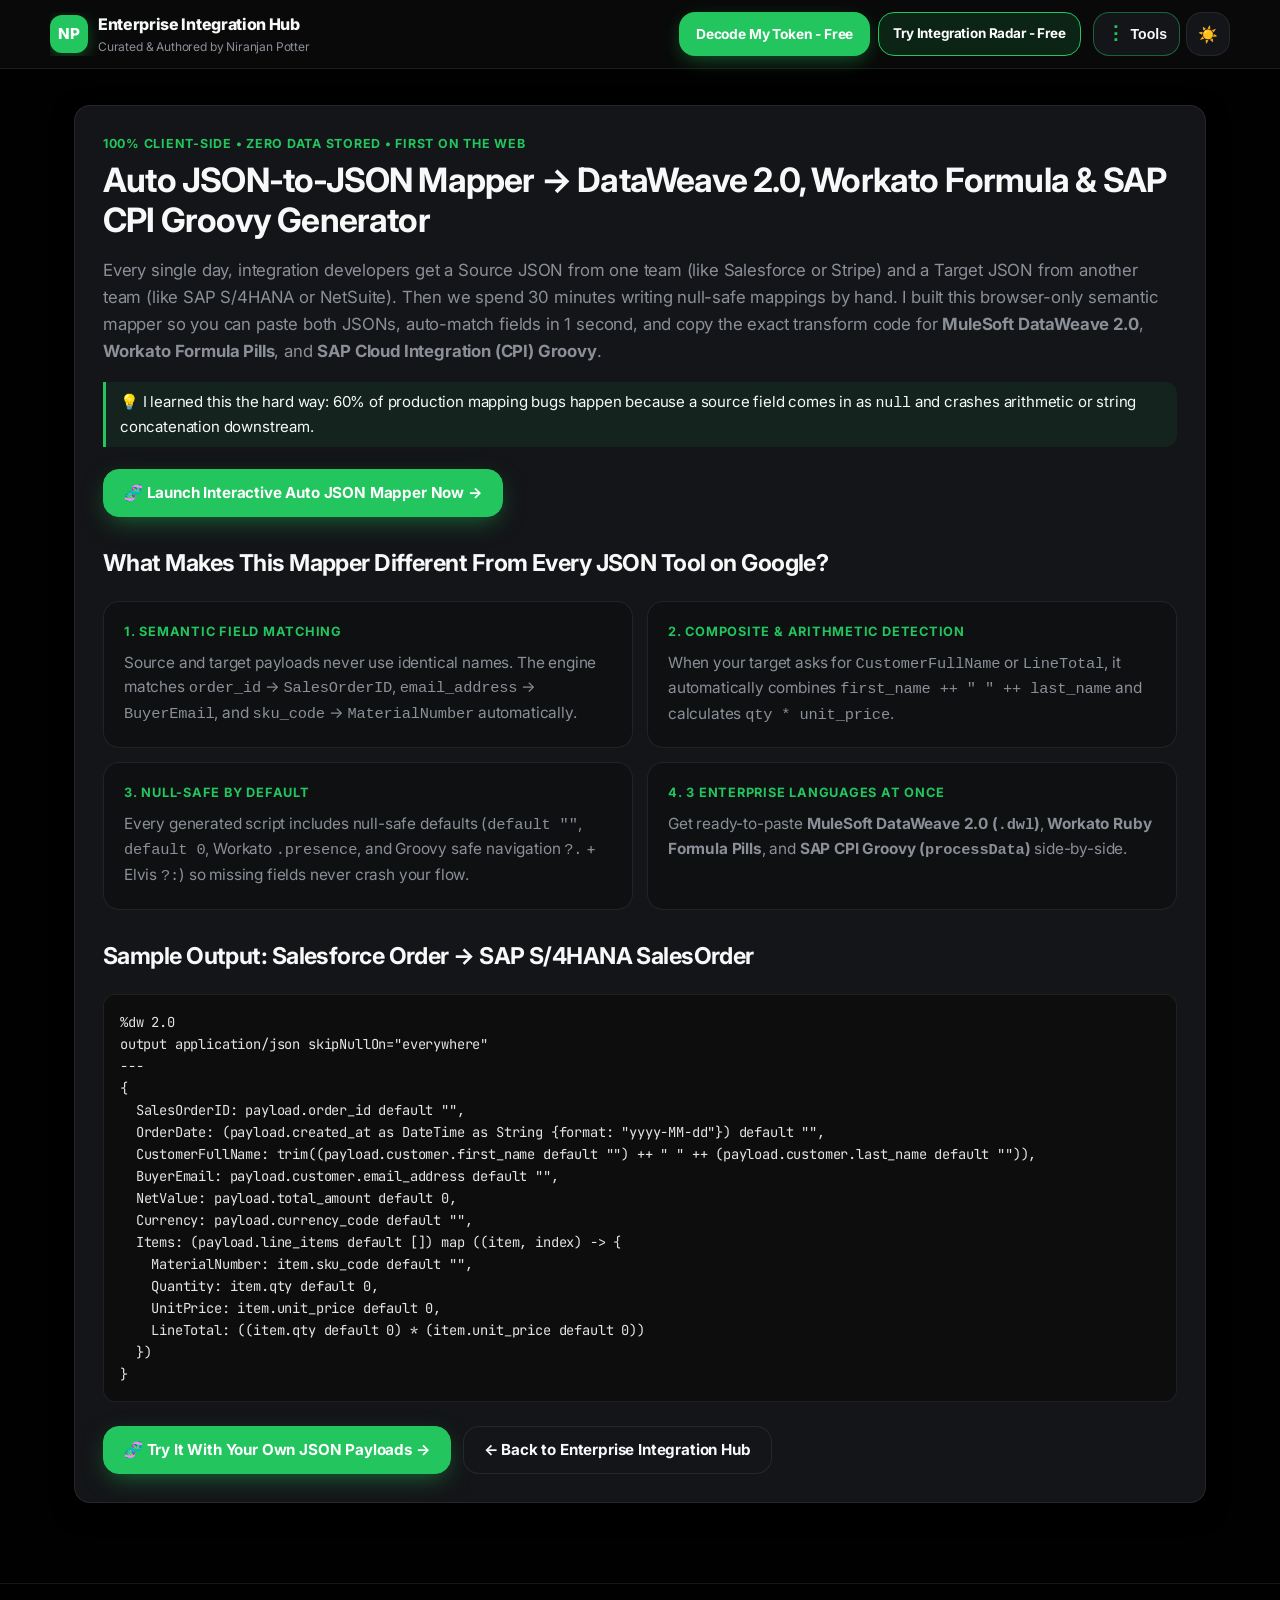
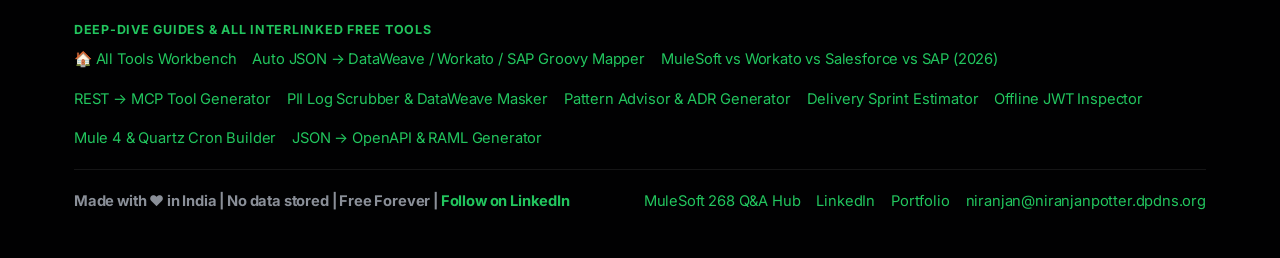
<file: auto-json-to-dataweave-workato-sap-groovy-mapper.html>
<!DOCTYPE html>
<html lang="en" data-theme="dark">
<head>
  <meta charset="UTF-8">
  <meta name="viewport" content="width=device-width, initial-scale=1.0">
  <title>Auto JSON Mapper (DataWeave, Workato, SAP) | Enterprise Integration Hub</title>
  <meta name="description" content="100% offline JSON-to-JSON semantic mapper: auto-match fields to generate null-safe MuleSoft DataWeave 2.0, Workato formulas &amp; SAP CPI Groovy.">
  <link rel="canonical" href="https://niranjanpotter.dpdns.org/auto-json-to-dataweave-workato-sap-groovy-mapper.html">
  <meta property="og:title" content="Auto JSON-to-JSON Mapper → DataWeave 2.0, Workato Formula &amp; SAP CPI Groovy Generator">
  <meta property="og:description" content="Paste Source JSON and Target JSON to automatically match fields and generate null-safe MuleSoft DataWeave 2.0, Workato Formulas, and SAP CPI Groovy scripts in your browser.">
  <meta property="og:type" content="article">
  <meta property="og:url" content="https://niranjanpotter.dpdns.org/auto-json-to-dataweave-workato-sap-groovy-mapper.html">
  <meta property="og:image" content="https://niranjanpotter.dpdns.org/assets/og-card.svg">
  <link rel="icon" type="image/svg+xml" href="data:image/svg+xml,%3Csvg xmlns='http://www.w3.org/2000/svg' viewBox='0 0 64 64'%3E%3Crect width='64' height='64' rx='16' fill='%230A0A0A'/%3E%3Crect x='6' y='6' width='52' height='52' rx='12' fill='%2322c55e'/%3E%3Cpath d='M18 20h28v6H25v6h18v6H25v6h21v6H18z' fill='%23FFFFFF'/%3E%3C/svg%3E">
  <link rel="preconnect" href="https://fonts.googleapis.com">
  <link rel="preconnect" href="https://fonts.gstatic.com" crossorigin>
  <link href="https://fonts.googleapis.com/css2?family=Inter:wght@400;500;600;700;800&family=JetBrains+Mono:wght@400;600;700&display=swap" rel="stylesheet">
  <link rel="stylesheet" href="assets/styles.css?v=8">
  <script src="assets/app.js?v=7" defer></script>
<script type="application/ld+json">
  {
    "@context": "https://schema.org",
    "@graph": [
      {
        "@type": "SoftwareApplication",
        "name": "Auto JSON-to-JSON Mapper (DataWeave 2.0, Workato Formula & SAP CPI Groovy Generator)",
        "url": "https://niranjanpotter.dpdns.org/auto-json-to-dataweave-workato-sap-groovy-mapper.html",
        "applicationCategory": "DeveloperApplication",
        "operatingSystem": "Web Browser",
        "offers": { "@type": "Offer", "price": "0", "priceCurrency": "USD" },
        "author": { "@type": "Person", "name": "Niranjan Kumar Potter", "url": "https://niranjanprofile.vercel.app/" },
        "description": "100% client-side semantic JSON-to-JSON mapper that generates null-safe MuleSoft DataWeave 2.0 (.dwl), Workato Ruby Formula Pills, and SAP Cloud Integration (CPI) Groovy transformation scripts."
      },
      {
        "@type": "FAQPage",
        "mainEntity": [
          {
            "@type": "Question",
            "name": "How do I automatically generate a DataWeave 2.0 script from a Source JSON and Target JSON?",
            "acceptedAnswer": { "@type": "Answer", "text": "Paste your Source JSON payload and expected Target JSON shape into the Auto JSON Mapper on Enterprise Integration Hub. It runs 100% in your browser, matches differently named fields semantically (e.g., order_id to SalesOrderID, first_name + last_name to CustomerFullName, qty * unit_price to LineTotal), and writes a null-safe DataWeave 2.0 (.dwl) script." }
          },
          {
            "@type": "Question",
            "name": "Can it generate Workato Recipe Formula Pills and SAP CPI Groovy scripts from the same mapping?",
            "acceptedAnswer": { "@type": "Answer", "text": "Yes. From a single Source + Target JSON pair, the mapper outputs MuleSoft DataWeave 2.0, Workato Ruby Formula mode expressions (.presence, .map), and an SAP Cloud Integration (CPI) Groovy script using JsonSlurper and JsonOutput." }
          }
        ]
      }
    ]
  }
  </script>
</head>
<body>
    <header class="site-header">
    <div class="container header-inner">
      <a class="brand" href="index.html">
        <span class="brand-mark" aria-hidden="true">NP</span>
        <span class="brand-text">
          <span class="brand-title">Enterprise Integration Hub</span>
          <span class="brand-sub">Curated &amp; Authored by Niranjan Potter</span>
        </span>
      </a>
      <div class="header-ctas">
        <a class="cta-sticky-primary" href="index.html#util-jwt">Decode My Token - Free</a>
        <a class="cta-sticky-secondary" href="index.html#platform-radar">Try Integration Radar - Free</a>
      </div>
      <div class="header-right">
        <button type="button" class="dots-menu-btn" id="dots-tool-btn" onclick="toggleDotsMenu()" aria-label="Choose a tool from list" aria-expanded="false" title="Quick Tool Switcher (Choose any tool)">
          <span class="dots-icon" aria-hidden="true">⋮</span>
          <span class="dots-label-txt">Tools</span>
        </button>
        <button type="button" class="icon-btn" id="theme-toggle" onclick="toggleTheme()" aria-label="Toggle theme" title="Toggle Dark/Light Theme">☀️</button>
      </div>
    </div>
    <div class="dots-tool-drawer" id="dots-tool-drawer" role="region" aria-label="Quick Tool Switcher">
      <div class="container">
        <div class="dots-tool-head">
          <div>
            <div class="section-kicker" style="margin-bottom:2px;">⋮ Quick Tool Switcher • Jump Straight to Any Tool</div>
            <strong style="font-size:1rem;">Select any interactive tool or standalone guide below:</strong>
          </div>
          <input type="search" id="dots-search-input" class="dots-search-input" oninput="filterDotsTools(this.value)" placeholder="🔍 Filter 15 tools (e.g. DataWeave, JWT, DNS, MCP, SAP, Cron)...">
          <button type="button" class="btn btn-sm" onclick="toggleDotsMenu(false)">✕ Close</button>
        </div>
        <div class="dots-tool-grid" id="dots-tool-grid">
          <a class="dots-tool-item" href="index.html#util-jwt"><span class="dots-tool-title">🔐 1. JWT Inspector &amp; Security Auditor</span><span class="dots-tool-sub">100% browser-side token decoder &amp; expiry check</span></a>
          <a class="dots-tool-item" href="index.html#util-mapper"><span class="dots-tool-title">🧬 2. Auto JSON-to-JSON Mapper</span><span class="dots-tool-sub">Source + Target JSON → DataWeave 2.0, Workato &amp; SAP Groovy</span></a>
          <a class="dots-tool-item" href="index.html#util-verify"><span class="dots-tool-title">🌐 3. Real-Time Website, CORS &amp; DNS Verifier</span><span class="dots-tool-sub">Live HTTPS latency, CORS check &amp; Cloudflare 1.1.1.1 DNS</span></a>
          <a class="dots-tool-item" href="index.html#util-mcp"><span class="dots-tool-title">🤖 4. REST → MCP Tool Schema Generator</span><span class="dots-tool-sub">Convert REST JSON to AI Agent MCP inputSchema</span></a>
          <a class="dots-tool-item" href="index.html#util-pii"><span class="dots-tool-title">🛡️ 5. Offline PII Log Scrubber &amp; Masker</span><span class="dots-tool-sub">Redact emails, cards, SSNs &amp; tokens + DataWeave 2.0 script</span></a>
          <a class="dots-tool-item" href="index.html#util-cron"><span class="dots-tool-title">⏱️ 6. Mule 4 &amp; Quartz Cron Builder</span><span class="dots-tool-sub">6-field Quartz &amp; 5-field Linux cron translator + XML</span></a>
          <a class="dots-tool-item" href="index.html#util-spec"><span class="dots-tool-title">📄 7. JSON → OpenAPI 3.0 &amp; RAML 1.0</span><span class="dots-tool-sub">Infer OpenAPI 3.0 YAML or RAML 1.0 DataType from JSON</span></a>
          <a class="dots-tool-item" href="index.html#util-http"><span class="dots-tool-title">🚦 8. HTTP Status &amp; Retry Cheat Sheet</span><span class="dots-tool-sub">HTTP status retry rules, backoff &amp; DLQ routing</span></a>
          <a class="dots-tool-item" href="index.html#platform-radar"><span class="dots-tool-title">🛰️ 9. 2026 Cross-Platform Radar</span><span class="dots-tool-sub">MuleSoft vs Workato vs Salesforce Agentforce vs SAP</span></a>
          <a class="dots-tool-item" href="index.html#pattern-advisor"><span class="dots-tool-title">🧭 10. Pattern Advisor &amp; ADR Generator</span><span class="dots-tool-sub">Generate a 1-click Markdown ADR for your scenario</span></a>
          <a class="dots-tool-item" href="index.html#blueprints"><span class="dots-tool-title">📐 11. Production Reference Blueprints</span><span class="dots-tool-sub">4 architecture SVG diagrams: SF↔SAP, Migration, MCP &amp; Mesh</span></a>
          <a class="dots-tool-item" href="index.html#delivery-estimator"><span class="dots-tool-title">📊 12. Delivery &amp; Sprint Estimator</span><span class="dots-tool-sub">Calculate sprints, API counts &amp; QA buffer for SOW / Jira</span></a>
          <a class="dots-tool-item" href="index.html#readiness-audit"><span class="dots-tool-title">✅ 13. 60-Second Readiness Scorecard</span><span class="dots-tool-sub">8-point pre-launch production resilience check</span></a>
          <a class="dots-tool-item" href="https://niranjanpotter.github.io/" target="_blank" rel="noopener noreferrer"><span class="dots-tool-title">📘 14. MuleSoft 268 Q&amp;A Interview Hub ↗</span><span class="dots-tool-sub">Interactive Mule 4, DataWeave 2.0 &amp; CloudHub 2.0 simulator</span></a>
          <a class="dots-tool-item" href="https://niranjanprofile.vercel.app/" target="_blank" rel="noopener noreferrer"><span class="dots-tool-title">🌐 15. Niranjan's Architect Portfolio ↗</span><span class="dots-tool-sub">Certifications, integration case studies &amp; contact</span></a>
        </div>
      </div>
    </div>
  </header>

  <main class="container" style="padding-top:36px; padding-bottom:48px;">
    <article class="section-card">
      <div class="section-kicker">100% Client-Side • Zero Data Stored • First on the Web</div>
      <h1 style="font-size:2.1rem; margin:6px 0 14px; line-height:1.2;">Auto JSON-to-JSON Mapper → DataWeave 2.0, Workato Formula &amp; SAP CPI Groovy Generator</h1>
      <p style="color:var(--text-muted); font-size:1.05rem;">Every single day, integration developers get a Source JSON from one team (like Salesforce or Stripe) and a Target JSON from another team (like SAP S/4HANA or NetSuite). Then we spend 30 minutes writing null-safe mappings by hand. I built this browser-only semantic mapper so you can paste both JSONs, auto-match fields in 1 second, and copy the exact transform code for <strong>MuleSoft DataWeave 2.0</strong>, <strong>Workato Formula Pills</strong>, and <strong>SAP Cloud Integration (CPI) Groovy</strong>.</p>
      <p class="personal-note">💡 I learned this the hard way: 60% of production mapping bugs happen because a source field comes in as <code>null</code> and crashes arithmetic or string concatenation downstream.</p>

      <div style="margin:22px 0;">
        <a class="btn btn-primary" href="index.html#util-mapper">🧬 Launch Interactive Auto JSON Mapper Now →</a>
      </div>

      <h2 style="font-size:1.45rem; margin-top:28px;">What Makes This Mapper Different From Every JSON Tool on Google?</h2>
      <div class="result-grid" style="margin-top:14px;">
        <div class="result-box">
          <h3>1. Semantic Field Matching</h3>
          <p>Source and target payloads never use identical names. The engine matches <code>order_id</code> → <code>SalesOrderID</code>, <code>email_address</code> → <code>BuyerEmail</code>, and <code>sku_code</code> → <code>MaterialNumber</code> automatically.</p>
        </div>
        <div class="result-box">
          <h3>2. Composite &amp; Arithmetic Detection</h3>
          <p>When your target asks for <code>CustomerFullName</code> or <code>LineTotal</code>, it automatically combines <code>first_name ++ " " ++ last_name</code> and calculates <code>qty * unit_price</code>.</p>
        </div>
        <div class="result-box">
          <h3>3. Null-Safe By Default</h3>
          <p>Every generated script includes null-safe defaults (<code>default ""</code>, <code>default 0</code>, Workato <code>.presence</code>, and Groovy safe navigation <code>?.</code> + Elvis <code>?:</code>) so missing fields never crash your flow.</p>
        </div>
        <div class="result-box">
          <h3>4. 3 Enterprise Languages at Once</h3>
          <p>Get ready-to-paste <strong>MuleSoft DataWeave 2.0 (<code>.dwl</code>)</strong>, <strong>Workato Ruby Formula Pills</strong>, and <strong>SAP CPI Groovy (<code>processData</code>)</strong> side-by-side.</p>
        </div>
      </div>

      <h2 style="font-size:1.45rem; margin-top:28px;">Sample Output: Salesforce Order → SAP S/4HANA SalesOrder</h2>
      <pre class="code-out" style="margin-top:12px;">%dw 2.0
output application/json skipNullOn="everywhere"
---
{
  SalesOrderID: payload.order_id default "",
  OrderDate: (payload.created_at as DateTime as String {format: "yyyy-MM-dd"}) default "",
  CustomerFullName: trim((payload.customer.first_name default "") ++ " " ++ (payload.customer.last_name default "")),
  BuyerEmail: payload.customer.email_address default "",
  NetValue: payload.total_amount default 0,
  Currency: payload.currency_code default "",
  Items: (payload.line_items default []) map ((item, index) -&gt; {
    MaterialNumber: item.sku_code default "",
    Quantity: item.qty default 0,
    UnitPrice: item.unit_price default 0,
    LineTotal: ((item.qty default 0) * (item.unit_price default 0))
  })
}</pre>

      <div style="margin-top:24px; display:flex; gap:12px; flex-wrap:wrap;">
        <a class="btn btn-primary" href="index.html#util-mapper">🧬 Try It With Your Own JSON Payloads →</a>
        <a class="btn" href="index.html">← Back to Enterprise Integration Hub</a>
      </div>
    </article>
  </main>

    <footer class="site-footer">
    <div class="container">
      <div style="margin-bottom:20px; padding-bottom:18px; border-bottom:1px solid var(--border);">
        <div class="section-kicker" style="margin-bottom:8px;">Deep-Dive Guides &amp; All Interlinked Free Tools</div>
        <div class="footer-links">
          <a href="index.html">🏠 All Tools Workbench</a>
          <a href="auto-json-to-dataweave-workato-sap-groovy-mapper.html">Auto JSON → DataWeave / Workato / SAP Groovy Mapper</a>
          <a href="mulesoft-vs-workato-vs-salesforce-vs-sap-2026.html">MuleSoft vs Workato vs Salesforce vs SAP (2026)</a>
          <a href="rest-to-mcp-tool-schema-generator.html">REST → MCP Tool Generator</a>
          <a href="offline-pii-log-scrubber-dataweave-masking.html">PII Log Scrubber &amp; DataWeave Masker</a>
          <a href="integration-pattern-advisor-adr-generator.html">Pattern Advisor &amp; ADR Generator</a>
          <a href="integration-delivery-sprint-estimator.html">Delivery Sprint Estimator</a>
          <a href="offline-jwt-decoder-security-auditor.html">Offline JWT Inspector</a>
          <a href="mule4-quartz-cron-expression-builder.html">Mule 4 &amp; Quartz Cron Builder</a>
          <a href="json-to-openapi-raml-schema-generator.html">JSON → OpenAPI &amp; RAML Generator</a>
        </div>
      </div>
      <div class="footer-inner">
        <div>
          <strong>Made with ❤️ in India | No data stored | Free Forever | <a href="https://www.linkedin.com/in/niranjan-potter-551b49171" target="_blank" rel="noopener noreferrer">Follow on LinkedIn</a></strong>
        </div>
        <div class="footer-links">
          <a href="https://niranjanpotter.github.io/" target="_blank" rel="noopener noreferrer">MuleSoft 268 Q&amp;A Hub</a>
          <a href="https://www.linkedin.com/in/niranjan-potter-551b49171" target="_blank" rel="noopener noreferrer">LinkedIn</a>
          <a href="https://niranjanprofile.vercel.app/" target="_blank" rel="noopener noreferrer">Portfolio</a>
          <a href="mailto:niranjan@niranjanpotter.dpdns.org">niranjan@niranjanpotter.dpdns.org</a>
        </div>
      </div>
    </div>
  </footer>
</body>
</html>
</file>
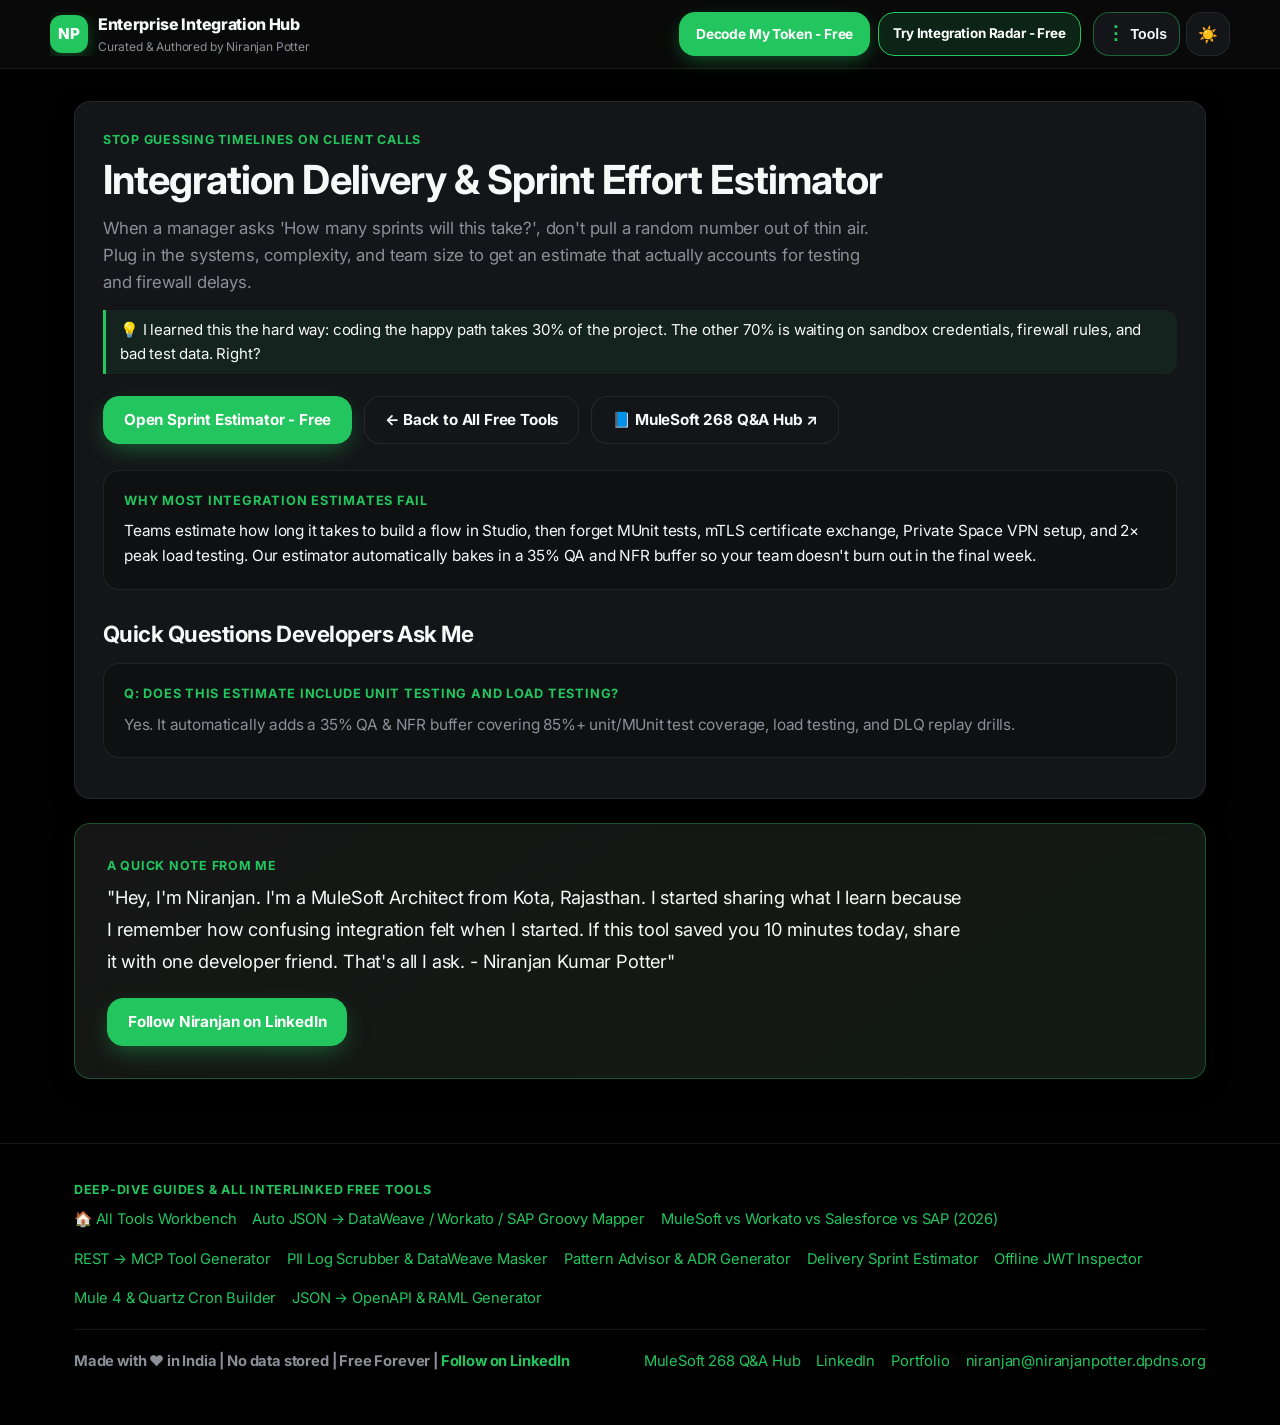
<file: integration-delivery-sprint-estimator.html>
<!DOCTYPE html>
<html lang="en" data-theme="dark">
<head>
  <meta charset="UTF-8">
  <meta name="viewport" content="width=device-width, initial-scale=1.0">
  <title>Integration Delivery & Sprint Estimator | Enterprise Integration Hub</title>
  <meta name="description" content="Estimate integration delivery sprints accurately: factor in connected systems, ERP complexity, mTLS/PCI security &amp; a 35% QA load-testing buffer.">
  <link rel="canonical" href="https://niranjanpotter.dpdns.org/integration-delivery-sprint-estimator.html">
  <meta property="og:title" content="Integration Delivery &amp; Sprint Estimator for Architects &amp; Managers">
  <meta property="og:description" content="Stop guessing sprint counts on client calls. Factor in connected systems, ERP complexity, mTLS/PCI security, and a 35% QA &amp; load testing buffer.">
  <meta property="og:type" content="article">
  <meta property="og:url" content="https://niranjanpotter.dpdns.org/integration-delivery-sprint-estimator.html">
  <meta property="og:image" content="https://niranjanpotter.dpdns.org/assets/og-card.svg">
  <meta name="twitter:card" content="summary_large_image">
  <meta name="twitter:title" content="Integration Delivery &amp; Sprint Estimator for Architects &amp; Managers">
  <meta name="twitter:description" content="Stop guessing sprint counts on client calls. Factor in connected systems, ERP complexity, mTLS/PCI security, and a 35% QA &amp; load testing buffer.">
  <meta name="twitter:image" content="https://niranjanpotter.dpdns.org/assets/og-card.svg">
  <link rel="icon" type="image/svg+xml" href="data:image/svg+xml,%3Csvg xmlns='http://www.w3.org/2000/svg' viewBox='0 0 64 64'%3E%3Crect width='64' height='64' rx='16' fill='%230A0A0A'/%3E%3Crect x='6' y='6' width='52' height='52' rx='12' fill='%2322c55e'/%3E%3Cpath d='M18 20h28v6H25v6h18v6H25v6h21v6H18z' fill='%23FFFFFF'/%3E%3C/svg%3E">
  <link rel="preconnect" href="https://fonts.googleapis.com">
  <link rel="preconnect" href="https://fonts.gstatic.com" crossorigin>
  <link href="https://fonts.googleapis.com/css2?family=Inter:wght@400;500;600;700;800&family=JetBrains+Mono:wght@400;600;700&display=swap" rel="stylesheet">
  <link rel="stylesheet" href="assets/styles.css?v=8">
  <script src="assets/app.js?v=7" defer></script>
<script type="application/ld+json">{"@context": "https://schema.org", "@graph": [{"@type": "TechArticle", "headline": "Integration Delivery & Sprint Estimator for Architects & Managers", "description": "Stop guessing sprint counts on client calls. Factor in connected systems, ERP complexity, mTLS/PCI security, and a 35% QA & load testing buffer.", "url": "https://niranjanpotter.dpdns.org/integration-delivery-sprint-estimator.html", "author": {"@type": "Person", "name": "Niranjan Kumar Potter", "url": "https://niranjanprofile.vercel.app/"}, "datePublished": "2026-11-22", "dateModified": "2026-11-23"}, {"@type": "FAQPage", "mainEntity": [{"@type": "Question", "name": "Does this estimate include unit testing and load testing?", "acceptedAnswer": {"@type": "Answer", "text": "Yes. It automatically adds a 35% QA & NFR buffer covering 85%+ unit/MUnit test coverage, load testing, and DLQ replay drills."}}]}]}</script>
</head>
<body>
    <header class="site-header">
    <div class="container header-inner">
      <a class="brand" href="index.html">
        <span class="brand-mark" aria-hidden="true">NP</span>
        <span class="brand-text">
          <span class="brand-title">Enterprise Integration Hub</span>
          <span class="brand-sub">Curated &amp; Authored by Niranjan Potter</span>
        </span>
      </a>
      <div class="header-ctas">
        <a class="cta-sticky-primary" href="index.html#util-jwt">Decode My Token - Free</a>
        <a class="cta-sticky-secondary" href="index.html#platform-radar">Try Integration Radar - Free</a>
      </div>
      <div class="header-right">
        <button type="button" class="dots-menu-btn" id="dots-tool-btn" onclick="toggleDotsMenu()" aria-label="Choose a tool from list" aria-expanded="false" title="Quick Tool Switcher (Choose any tool)">
          <span class="dots-icon" aria-hidden="true">⋮</span>
          <span class="dots-label-txt">Tools</span>
        </button>
        <button type="button" class="icon-btn" id="theme-toggle" onclick="toggleTheme()" aria-label="Toggle theme" title="Toggle Dark/Light Theme">☀️</button>
      </div>
    </div>
    <div class="dots-tool-drawer" id="dots-tool-drawer" role="region" aria-label="Quick Tool Switcher">
      <div class="container">
        <div class="dots-tool-head">
          <div>
            <div class="section-kicker" style="margin-bottom:2px;">⋮ Quick Tool Switcher • Jump Straight to Any Tool</div>
            <strong style="font-size:1rem;">Select any interactive tool or standalone guide below:</strong>
          </div>
          <input type="search" id="dots-search-input" class="dots-search-input" oninput="filterDotsTools(this.value)" placeholder="🔍 Filter 15 tools (e.g. DataWeave, JWT, DNS, MCP, SAP, Cron)...">
          <button type="button" class="btn btn-sm" onclick="toggleDotsMenu(false)">✕ Close</button>
        </div>
        <div class="dots-tool-grid" id="dots-tool-grid">
          <a class="dots-tool-item" href="index.html#util-jwt"><span class="dots-tool-title">🔐 1. JWT Inspector &amp; Security Auditor</span><span class="dots-tool-sub">100% browser-side token decoder &amp; expiry check</span></a>
          <a class="dots-tool-item" href="index.html#util-mapper"><span class="dots-tool-title">🧬 2. Auto JSON-to-JSON Mapper</span><span class="dots-tool-sub">Source + Target JSON → DataWeave 2.0, Workato &amp; SAP Groovy</span></a>
          <a class="dots-tool-item" href="index.html#util-verify"><span class="dots-tool-title">🌐 3. Real-Time Website, CORS &amp; DNS Verifier</span><span class="dots-tool-sub">Live HTTPS latency, CORS check &amp; Cloudflare 1.1.1.1 DNS</span></a>
          <a class="dots-tool-item" href="index.html#util-mcp"><span class="dots-tool-title">🤖 4. REST → MCP Tool Schema Generator</span><span class="dots-tool-sub">Convert REST JSON to AI Agent MCP inputSchema</span></a>
          <a class="dots-tool-item" href="index.html#util-pii"><span class="dots-tool-title">🛡️ 5. Offline PII Log Scrubber &amp; Masker</span><span class="dots-tool-sub">Redact emails, cards, SSNs &amp; tokens + DataWeave 2.0 script</span></a>
          <a class="dots-tool-item" href="index.html#util-cron"><span class="dots-tool-title">⏱️ 6. Mule 4 &amp; Quartz Cron Builder</span><span class="dots-tool-sub">6-field Quartz &amp; 5-field Linux cron translator + XML</span></a>
          <a class="dots-tool-item" href="index.html#util-spec"><span class="dots-tool-title">📄 7. JSON → OpenAPI 3.0 &amp; RAML 1.0</span><span class="dots-tool-sub">Infer OpenAPI 3.0 YAML or RAML 1.0 DataType from JSON</span></a>
          <a class="dots-tool-item" href="index.html#util-http"><span class="dots-tool-title">🚦 8. HTTP Status &amp; Retry Cheat Sheet</span><span class="dots-tool-sub">HTTP status retry rules, backoff &amp; DLQ routing</span></a>
          <a class="dots-tool-item" href="index.html#platform-radar"><span class="dots-tool-title">🛰️ 9. 2026 Cross-Platform Radar</span><span class="dots-tool-sub">MuleSoft vs Workato vs Salesforce Agentforce vs SAP</span></a>
          <a class="dots-tool-item" href="index.html#pattern-advisor"><span class="dots-tool-title">🧭 10. Pattern Advisor &amp; ADR Generator</span><span class="dots-tool-sub">Generate a 1-click Markdown ADR for your scenario</span></a>
          <a class="dots-tool-item" href="index.html#blueprints"><span class="dots-tool-title">📐 11. Production Reference Blueprints</span><span class="dots-tool-sub">4 architecture SVG diagrams: SF↔SAP, Migration, MCP &amp; Mesh</span></a>
          <a class="dots-tool-item" href="index.html#delivery-estimator"><span class="dots-tool-title">📊 12. Delivery &amp; Sprint Estimator</span><span class="dots-tool-sub">Calculate sprints, API counts &amp; QA buffer for SOW / Jira</span></a>
          <a class="dots-tool-item" href="index.html#readiness-audit"><span class="dots-tool-title">✅ 13. 60-Second Readiness Scorecard</span><span class="dots-tool-sub">8-point pre-launch production resilience check</span></a>
          <a class="dots-tool-item" href="https://niranjanpotter.github.io/" target="_blank" rel="noopener noreferrer"><span class="dots-tool-title">📘 14. MuleSoft 268 Q&amp;A Interview Hub ↗</span><span class="dots-tool-sub">Interactive Mule 4, DataWeave 2.0 &amp; CloudHub 2.0 simulator</span></a>
          <a class="dots-tool-item" href="https://niranjanprofile.vercel.app/" target="_blank" rel="noopener noreferrer"><span class="dots-tool-title">🌐 15. Niranjan's Architect Portfolio ↗</span><span class="dots-tool-sub">Certifications, integration case studies &amp; contact</span></a>
        </div>
      </div>
    </div>
  </header>
  <main class="section">
    <div class="container">
      <div class="section-card">
        <div class="section-kicker">Stop Guessing Timelines on Client Calls</div>
        <h1 style="margin:0 0 12px; font-size:clamp(1.75rem,3.4vw,2.5rem); line-height:1.18;">Integration Delivery &amp; Sprint Effort Estimator</h1>
        <p style="color:var(--text-muted); font-size:1.05rem; max-width:780px; margin:0 0 14px;">When a manager asks &#x27;How many sprints will this take?&#x27;, don&#x27;t pull a random number out of thin air. Plug in the systems, complexity, and team size to get an estimate that actually accounts for testing and firewall delays.</p>
        <p class="personal-note" style="margin-bottom:22px !important;">💡 I learned this the hard way: coding the happy path takes 30% of the project. The other 70% is waiting on sandbox credentials, firewall rules, and bad test data. Right?</p>
        <div class="hero-actions" style="margin-bottom:26px;">
          <a class="btn btn-primary" href="index.html#delivery-estimator">Open Sprint Estimator - Free</a>
          <a class="btn" href="index.html">← Back to All Free Tools</a>
          <a class="btn" href="https://niranjanpotter.github.io/" target="_blank" rel="noopener noreferrer">📘 MuleSoft 268 Q&amp;A Hub ↗</a>
        </div>
        <div class="result-box" style="margin-bottom:14px;"><h3>Why Most Integration Estimates Fail</h3><p style="color:var(--text);">Teams estimate how long it takes to build a flow in Studio, then forget MUnit tests, mTLS certificate exchange, Private Space VPN setup, and 2× peak load testing. Our estimator automatically bakes in a 35% QA and NFR buffer so your team doesn&#x27;t burn out in the final week.</p></div>
        <h2 style="margin:26px 0 12px; font-size:1.4rem;">Quick Questions Developers Ask Me</h2>
        <div class="result-box" style="margin-bottom:12px;"><h3>Q: Does this estimate include unit testing and load testing?</h3><p>Yes. It automatically adds a 35% QA &amp; NFR buffer covering 85%+ unit/MUnit test coverage, load testing, and DLQ replay drills.</p></div>
      </div>

      <div class="founder-card" style="margin-top:24px;">
        <div class="section-kicker">A Quick Note From Me</div>
        <p class="founder-quote">
          "Hey, I'm Niranjan. I'm a MuleSoft Architect from Kota, Rajasthan. I started sharing what I learn because I remember how confusing integration felt when I started. If this tool saved you 10 minutes today, share it with one developer friend. That's all I ask. - Niranjan Kumar Potter"
        </p>
        <a class="btn btn-primary" href="https://www.linkedin.com/in/niranjan-potter-551b49171" target="_blank" rel="noopener noreferrer">Follow Niranjan on LinkedIn</a>
      </div>
    </div>
  </main>
    <footer class="site-footer">
    <div class="container">
      <div style="margin-bottom:20px; padding-bottom:18px; border-bottom:1px solid var(--border);">
        <div class="section-kicker" style="margin-bottom:8px;">Deep-Dive Guides &amp; All Interlinked Free Tools</div>
        <div class="footer-links">
          <a href="index.html">🏠 All Tools Workbench</a>
          <a href="auto-json-to-dataweave-workato-sap-groovy-mapper.html">Auto JSON → DataWeave / Workato / SAP Groovy Mapper</a>
          <a href="mulesoft-vs-workato-vs-salesforce-vs-sap-2026.html">MuleSoft vs Workato vs Salesforce vs SAP (2026)</a>
          <a href="rest-to-mcp-tool-schema-generator.html">REST → MCP Tool Generator</a>
          <a href="offline-pii-log-scrubber-dataweave-masking.html">PII Log Scrubber &amp; DataWeave Masker</a>
          <a href="integration-pattern-advisor-adr-generator.html">Pattern Advisor &amp; ADR Generator</a>
          <a href="integration-delivery-sprint-estimator.html">Delivery Sprint Estimator</a>
          <a href="offline-jwt-decoder-security-auditor.html">Offline JWT Inspector</a>
          <a href="mule4-quartz-cron-expression-builder.html">Mule 4 &amp; Quartz Cron Builder</a>
          <a href="json-to-openapi-raml-schema-generator.html">JSON → OpenAPI &amp; RAML Generator</a>
        </div>
      </div>
      <div class="footer-inner">
        <div>
          <strong>Made with ❤️ in India | No data stored | Free Forever | <a href="https://www.linkedin.com/in/niranjan-potter-551b49171" target="_blank" rel="noopener noreferrer">Follow on LinkedIn</a></strong>
        </div>
        <div class="footer-links">
          <a href="https://niranjanpotter.github.io/" target="_blank" rel="noopener noreferrer">MuleSoft 268 Q&amp;A Hub</a>
          <a href="https://www.linkedin.com/in/niranjan-potter-551b49171" target="_blank" rel="noopener noreferrer">LinkedIn</a>
          <a href="https://niranjanprofile.vercel.app/" target="_blank" rel="noopener noreferrer">Portfolio</a>
          <a href="mailto:niranjan@niranjanpotter.dpdns.org">niranjan@niranjanpotter.dpdns.org</a>
        </div>
      </div>
    </div>
  </footer>
</body>
</html>
</file>
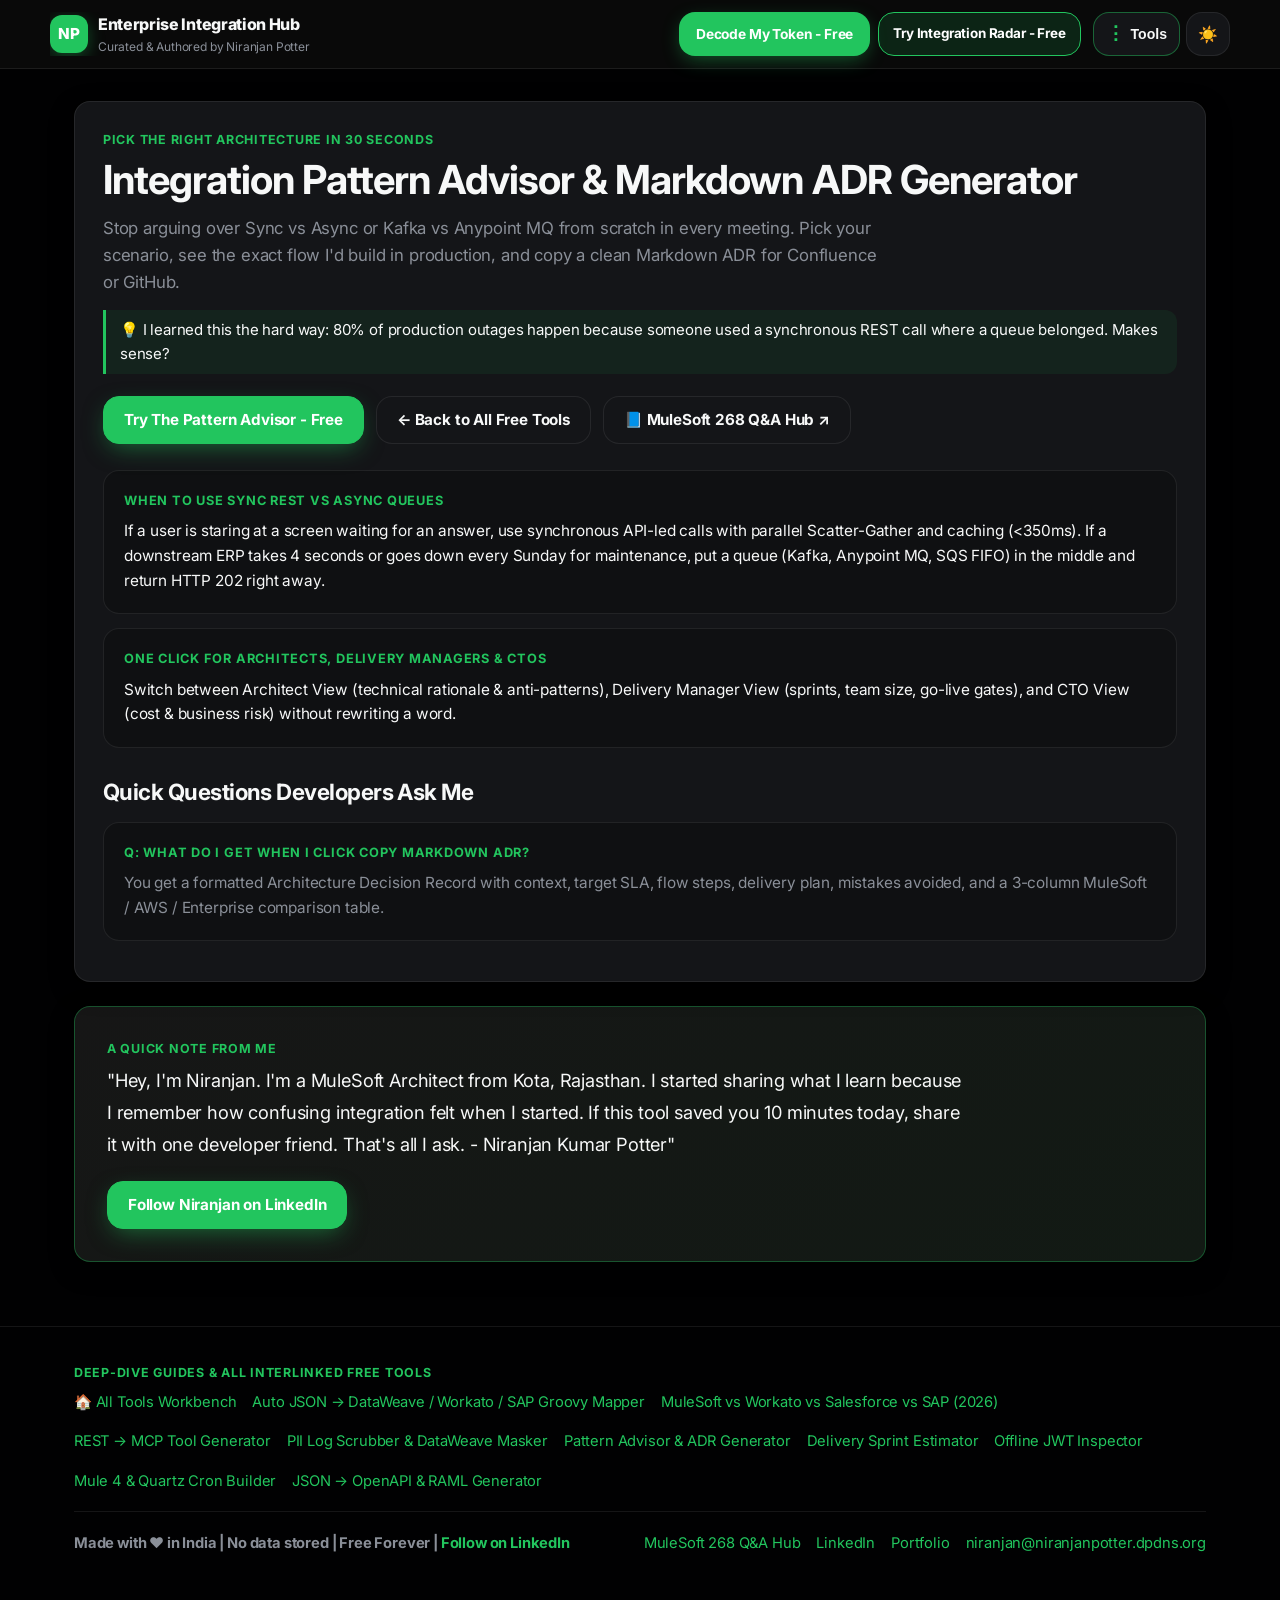
<file: integration-pattern-advisor-adr-generator.html>
<!DOCTYPE html>
<html lang="en" data-theme="dark">
<head>
  <meta charset="UTF-8">
  <meta name="viewport" content="width=device-width, initial-scale=1.0">
  <title>Integration Pattern Advisor & ADR Generator | Enterprise Integration Hub</title>
  <meta name="description" content="Pick workload constraints, avoid costly integration mistakes &amp; copy a ready-to-use Markdown Architecture Decision Record for Confluence or GitHub.">
  <link rel="canonical" href="https://niranjanpotter.dpdns.org/integration-pattern-advisor-adr-generator.html">
  <meta property="og:title" content="Integration Pattern Advisor &amp; Free Markdown ADR Generator">
  <meta property="og:description" content="Pick your workload constraints, avoid the mistakes that burn integration teams, and copy a ready-to-use Markdown ADR for Confluence or GitHub in one click.">
  <meta property="og:type" content="article">
  <meta property="og:url" content="https://niranjanpotter.dpdns.org/integration-pattern-advisor-adr-generator.html">
  <meta property="og:image" content="https://niranjanpotter.dpdns.org/assets/og-card.svg">
  <meta name="twitter:card" content="summary_large_image">
  <meta name="twitter:title" content="Integration Pattern Advisor &amp; Free Markdown ADR Generator">
  <meta name="twitter:description" content="Pick your workload constraints, avoid the mistakes that burn integration teams, and copy a ready-to-use Markdown ADR for Confluence or GitHub in one click.">
  <meta name="twitter:image" content="https://niranjanpotter.dpdns.org/assets/og-card.svg">
  <link rel="icon" type="image/svg+xml" href="data:image/svg+xml,%3Csvg xmlns='http://www.w3.org/2000/svg' viewBox='0 0 64 64'%3E%3Crect width='64' height='64' rx='16' fill='%230A0A0A'/%3E%3Crect x='6' y='6' width='52' height='52' rx='12' fill='%2322c55e'/%3E%3Cpath d='M18 20h28v6H25v6h18v6H25v6h21v6H18z' fill='%23FFFFFF'/%3E%3C/svg%3E">
  <link rel="preconnect" href="https://fonts.googleapis.com">
  <link rel="preconnect" href="https://fonts.gstatic.com" crossorigin>
  <link href="https://fonts.googleapis.com/css2?family=Inter:wght@400;500;600;700;800&family=JetBrains+Mono:wght@400;600;700&display=swap" rel="stylesheet">
  <link rel="stylesheet" href="assets/styles.css?v=8">
  <script src="assets/app.js?v=7" defer></script>
<script type="application/ld+json">{"@context": "https://schema.org", "@graph": [{"@type": "TechArticle", "headline": "Integration Pattern Advisor & Free Markdown ADR Generator", "description": "Pick your workload constraints, avoid the mistakes that burn integration teams, and copy a ready-to-use Markdown ADR for Confluence or GitHub in one click.", "url": "https://niranjanpotter.dpdns.org/integration-pattern-advisor-adr-generator.html", "author": {"@type": "Person", "name": "Niranjan Kumar Potter", "url": "https://niranjanprofile.vercel.app/"}, "datePublished": "2026-11-22", "dateModified": "2026-11-23"}, {"@type": "FAQPage", "mainEntity": [{"@type": "Question", "name": "What do I get when I click Copy Markdown ADR?", "acceptedAnswer": {"@type": "Answer", "text": "You get a formatted Architecture Decision Record with context, target SLA, flow steps, delivery plan, mistakes avoided, and a 3-column MuleSoft / AWS / Enterprise comparison table."}}]}]}</script>
</head>
<body>
    <header class="site-header">
    <div class="container header-inner">
      <a class="brand" href="index.html">
        <span class="brand-mark" aria-hidden="true">NP</span>
        <span class="brand-text">
          <span class="brand-title">Enterprise Integration Hub</span>
          <span class="brand-sub">Curated &amp; Authored by Niranjan Potter</span>
        </span>
      </a>
      <div class="header-ctas">
        <a class="cta-sticky-primary" href="index.html#util-jwt">Decode My Token - Free</a>
        <a class="cta-sticky-secondary" href="index.html#platform-radar">Try Integration Radar - Free</a>
      </div>
      <div class="header-right">
        <button type="button" class="dots-menu-btn" id="dots-tool-btn" onclick="toggleDotsMenu()" aria-label="Choose a tool from list" aria-expanded="false" title="Quick Tool Switcher (Choose any tool)">
          <span class="dots-icon" aria-hidden="true">⋮</span>
          <span class="dots-label-txt">Tools</span>
        </button>
        <button type="button" class="icon-btn" id="theme-toggle" onclick="toggleTheme()" aria-label="Toggle theme" title="Toggle Dark/Light Theme">☀️</button>
      </div>
    </div>
    <div class="dots-tool-drawer" id="dots-tool-drawer" role="region" aria-label="Quick Tool Switcher">
      <div class="container">
        <div class="dots-tool-head">
          <div>
            <div class="section-kicker" style="margin-bottom:2px;">⋮ Quick Tool Switcher • Jump Straight to Any Tool</div>
            <strong style="font-size:1rem;">Select any interactive tool or standalone guide below:</strong>
          </div>
          <input type="search" id="dots-search-input" class="dots-search-input" oninput="filterDotsTools(this.value)" placeholder="🔍 Filter 15 tools (e.g. DataWeave, JWT, DNS, MCP, SAP, Cron)...">
          <button type="button" class="btn btn-sm" onclick="toggleDotsMenu(false)">✕ Close</button>
        </div>
        <div class="dots-tool-grid" id="dots-tool-grid">
          <a class="dots-tool-item" href="index.html#util-jwt"><span class="dots-tool-title">🔐 1. JWT Inspector &amp; Security Auditor</span><span class="dots-tool-sub">100% browser-side token decoder &amp; expiry check</span></a>
          <a class="dots-tool-item" href="index.html#util-mapper"><span class="dots-tool-title">🧬 2. Auto JSON-to-JSON Mapper</span><span class="dots-tool-sub">Source + Target JSON → DataWeave 2.0, Workato &amp; SAP Groovy</span></a>
          <a class="dots-tool-item" href="index.html#util-verify"><span class="dots-tool-title">🌐 3. Real-Time Website, CORS &amp; DNS Verifier</span><span class="dots-tool-sub">Live HTTPS latency, CORS check &amp; Cloudflare 1.1.1.1 DNS</span></a>
          <a class="dots-tool-item" href="index.html#util-mcp"><span class="dots-tool-title">🤖 4. REST → MCP Tool Schema Generator</span><span class="dots-tool-sub">Convert REST JSON to AI Agent MCP inputSchema</span></a>
          <a class="dots-tool-item" href="index.html#util-pii"><span class="dots-tool-title">🛡️ 5. Offline PII Log Scrubber &amp; Masker</span><span class="dots-tool-sub">Redact emails, cards, SSNs &amp; tokens + DataWeave 2.0 script</span></a>
          <a class="dots-tool-item" href="index.html#util-cron"><span class="dots-tool-title">⏱️ 6. Mule 4 &amp; Quartz Cron Builder</span><span class="dots-tool-sub">6-field Quartz &amp; 5-field Linux cron translator + XML</span></a>
          <a class="dots-tool-item" href="index.html#util-spec"><span class="dots-tool-title">📄 7. JSON → OpenAPI 3.0 &amp; RAML 1.0</span><span class="dots-tool-sub">Infer OpenAPI 3.0 YAML or RAML 1.0 DataType from JSON</span></a>
          <a class="dots-tool-item" href="index.html#util-http"><span class="dots-tool-title">🚦 8. HTTP Status &amp; Retry Cheat Sheet</span><span class="dots-tool-sub">HTTP status retry rules, backoff &amp; DLQ routing</span></a>
          <a class="dots-tool-item" href="index.html#platform-radar"><span class="dots-tool-title">🛰️ 9. 2026 Cross-Platform Radar</span><span class="dots-tool-sub">MuleSoft vs Workato vs Salesforce Agentforce vs SAP</span></a>
          <a class="dots-tool-item" href="index.html#pattern-advisor"><span class="dots-tool-title">🧭 10. Pattern Advisor &amp; ADR Generator</span><span class="dots-tool-sub">Generate a 1-click Markdown ADR for your scenario</span></a>
          <a class="dots-tool-item" href="index.html#blueprints"><span class="dots-tool-title">📐 11. Production Reference Blueprints</span><span class="dots-tool-sub">4 architecture SVG diagrams: SF↔SAP, Migration, MCP &amp; Mesh</span></a>
          <a class="dots-tool-item" href="index.html#delivery-estimator"><span class="dots-tool-title">📊 12. Delivery &amp; Sprint Estimator</span><span class="dots-tool-sub">Calculate sprints, API counts &amp; QA buffer for SOW / Jira</span></a>
          <a class="dots-tool-item" href="index.html#readiness-audit"><span class="dots-tool-title">✅ 13. 60-Second Readiness Scorecard</span><span class="dots-tool-sub">8-point pre-launch production resilience check</span></a>
          <a class="dots-tool-item" href="https://niranjanpotter.github.io/" target="_blank" rel="noopener noreferrer"><span class="dots-tool-title">📘 14. MuleSoft 268 Q&amp;A Interview Hub ↗</span><span class="dots-tool-sub">Interactive Mule 4, DataWeave 2.0 &amp; CloudHub 2.0 simulator</span></a>
          <a class="dots-tool-item" href="https://niranjanprofile.vercel.app/" target="_blank" rel="noopener noreferrer"><span class="dots-tool-title">🌐 15. Niranjan's Architect Portfolio ↗</span><span class="dots-tool-sub">Certifications, integration case studies &amp; contact</span></a>
        </div>
      </div>
    </div>
  </header>
  <main class="section">
    <div class="container">
      <div class="section-card">
        <div class="section-kicker">Pick the Right Architecture in 30 Seconds</div>
        <h1 style="margin:0 0 12px; font-size:clamp(1.75rem,3.4vw,2.5rem); line-height:1.18;">Integration Pattern Advisor &amp; Markdown ADR Generator</h1>
        <p style="color:var(--text-muted); font-size:1.05rem; max-width:780px; margin:0 0 14px;">Stop arguing over Sync vs Async or Kafka vs Anypoint MQ from scratch in every meeting. Pick your scenario, see the exact flow I&#x27;d build in production, and copy a clean Markdown ADR for Confluence or GitHub.</p>
        <p class="personal-note" style="margin-bottom:22px !important;">💡 I learned this the hard way: 80% of production outages happen because someone used a synchronous REST call where a queue belonged. Makes sense?</p>
        <div class="hero-actions" style="margin-bottom:26px;">
          <a class="btn btn-primary" href="index.html#pattern-advisor">Try The Pattern Advisor - Free</a>
          <a class="btn" href="index.html">← Back to All Free Tools</a>
          <a class="btn" href="https://niranjanpotter.github.io/" target="_blank" rel="noopener noreferrer">📘 MuleSoft 268 Q&amp;A Hub ↗</a>
        </div>
        <div class="result-box" style="margin-bottom:14px;"><h3>When to Use Sync REST vs Async Queues</h3><p style="color:var(--text);">If a user is staring at a screen waiting for an answer, use synchronous API-led calls with parallel Scatter-Gather and caching (&lt;350ms). If a downstream ERP takes 4 seconds or goes down every Sunday for maintenance, put a queue (Kafka, Anypoint MQ, SQS FIFO) in the middle and return HTTP 202 right away.</p></div>
<div class="result-box" style="margin-bottom:14px;"><h3>One Click for Architects, Delivery Managers &amp; CTOs</h3><p style="color:var(--text);">Switch between Architect View (technical rationale &amp; anti-patterns), Delivery Manager View (sprints, team size, go-live gates), and CTO View (cost &amp; business risk) without rewriting a word.</p></div>
        <h2 style="margin:26px 0 12px; font-size:1.4rem;">Quick Questions Developers Ask Me</h2>
        <div class="result-box" style="margin-bottom:12px;"><h3>Q: What do I get when I click Copy Markdown ADR?</h3><p>You get a formatted Architecture Decision Record with context, target SLA, flow steps, delivery plan, mistakes avoided, and a 3-column MuleSoft / AWS / Enterprise comparison table.</p></div>
      </div>

      <div class="founder-card" style="margin-top:24px;">
        <div class="section-kicker">A Quick Note From Me</div>
        <p class="founder-quote">
          "Hey, I'm Niranjan. I'm a MuleSoft Architect from Kota, Rajasthan. I started sharing what I learn because I remember how confusing integration felt when I started. If this tool saved you 10 minutes today, share it with one developer friend. That's all I ask. - Niranjan Kumar Potter"
        </p>
        <a class="btn btn-primary" href="https://www.linkedin.com/in/niranjan-potter-551b49171" target="_blank" rel="noopener noreferrer">Follow Niranjan on LinkedIn</a>
      </div>
    </div>
  </main>
    <footer class="site-footer">
    <div class="container">
      <div style="margin-bottom:20px; padding-bottom:18px; border-bottom:1px solid var(--border);">
        <div class="section-kicker" style="margin-bottom:8px;">Deep-Dive Guides &amp; All Interlinked Free Tools</div>
        <div class="footer-links">
          <a href="index.html">🏠 All Tools Workbench</a>
          <a href="auto-json-to-dataweave-workato-sap-groovy-mapper.html">Auto JSON → DataWeave / Workato / SAP Groovy Mapper</a>
          <a href="mulesoft-vs-workato-vs-salesforce-vs-sap-2026.html">MuleSoft vs Workato vs Salesforce vs SAP (2026)</a>
          <a href="rest-to-mcp-tool-schema-generator.html">REST → MCP Tool Generator</a>
          <a href="offline-pii-log-scrubber-dataweave-masking.html">PII Log Scrubber &amp; DataWeave Masker</a>
          <a href="integration-pattern-advisor-adr-generator.html">Pattern Advisor &amp; ADR Generator</a>
          <a href="integration-delivery-sprint-estimator.html">Delivery Sprint Estimator</a>
          <a href="offline-jwt-decoder-security-auditor.html">Offline JWT Inspector</a>
          <a href="mule4-quartz-cron-expression-builder.html">Mule 4 &amp; Quartz Cron Builder</a>
          <a href="json-to-openapi-raml-schema-generator.html">JSON → OpenAPI &amp; RAML Generator</a>
        </div>
      </div>
      <div class="footer-inner">
        <div>
          <strong>Made with ❤️ in India | No data stored | Free Forever | <a href="https://www.linkedin.com/in/niranjan-potter-551b49171" target="_blank" rel="noopener noreferrer">Follow on LinkedIn</a></strong>
        </div>
        <div class="footer-links">
          <a href="https://niranjanpotter.github.io/" target="_blank" rel="noopener noreferrer">MuleSoft 268 Q&amp;A Hub</a>
          <a href="https://www.linkedin.com/in/niranjan-potter-551b49171" target="_blank" rel="noopener noreferrer">LinkedIn</a>
          <a href="https://niranjanprofile.vercel.app/" target="_blank" rel="noopener noreferrer">Portfolio</a>
          <a href="mailto:niranjan@niranjanpotter.dpdns.org">niranjan@niranjanpotter.dpdns.org</a>
        </div>
      </div>
    </div>
  </footer>
</body>
</html>
</file>
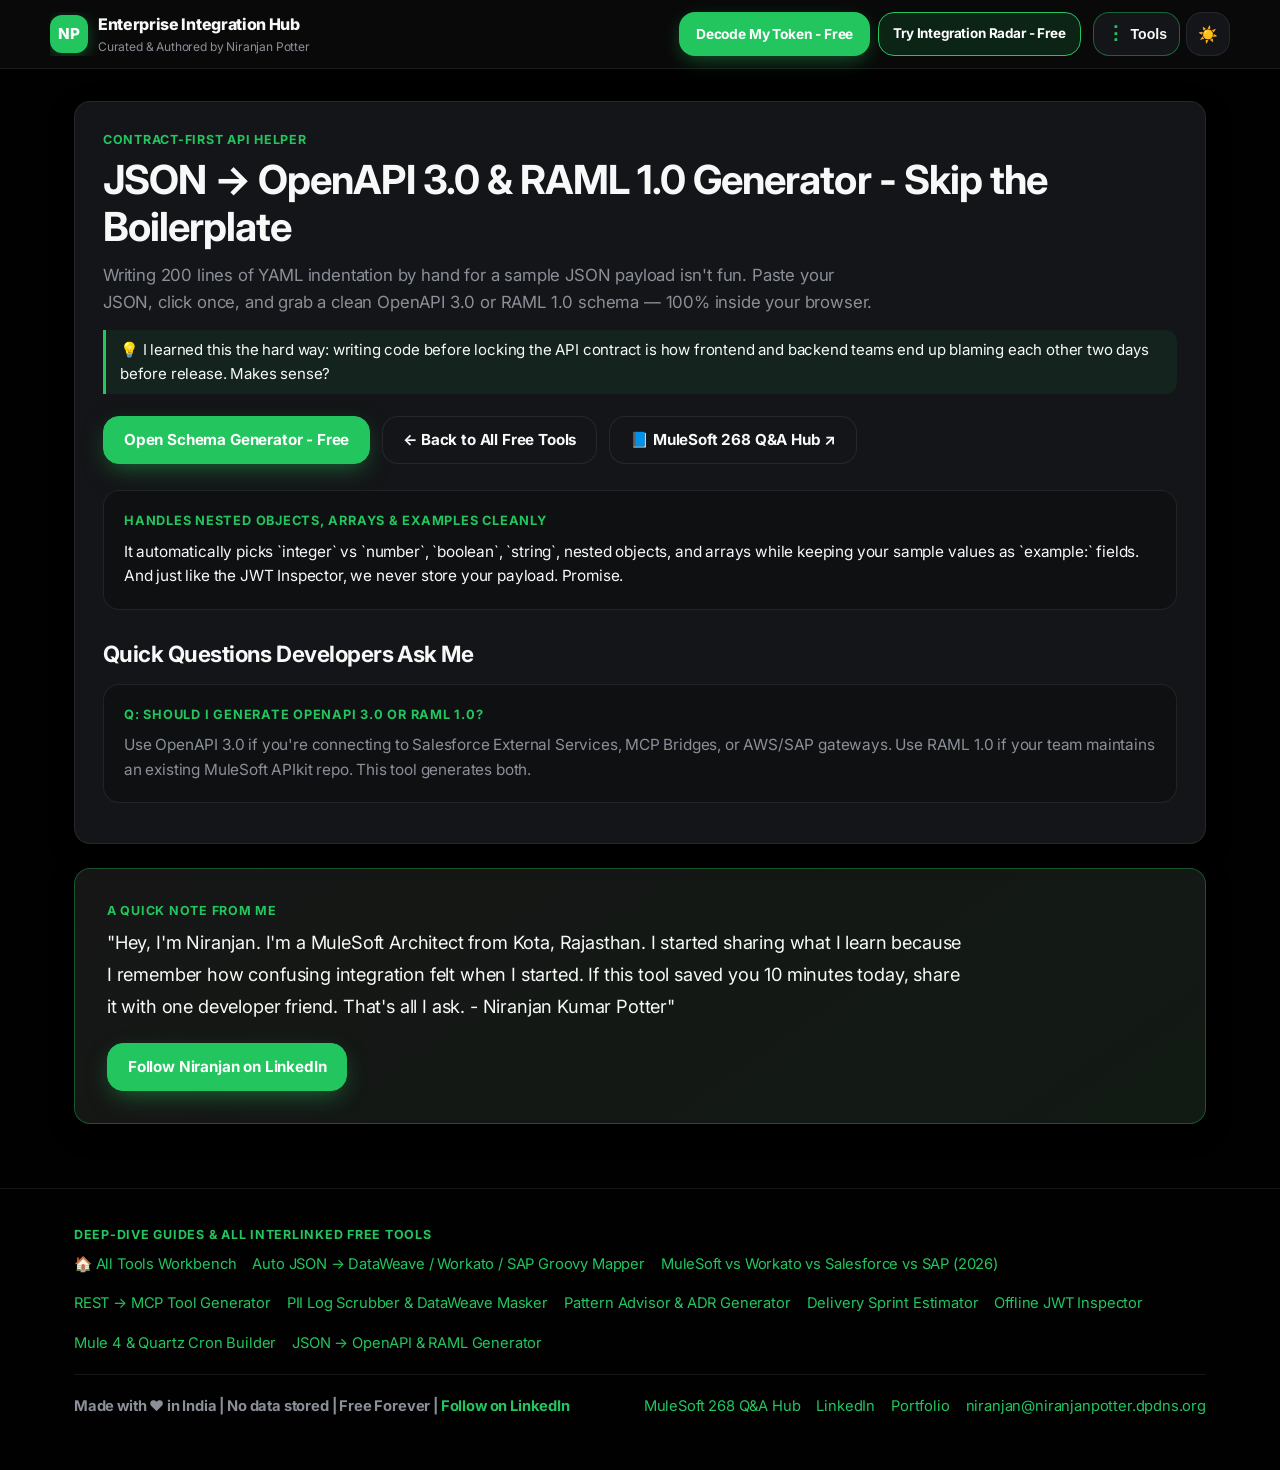
<file: json-to-openapi-raml-schema-generator.html>
<!DOCTYPE html>
<html lang="en" data-theme="dark">
<head>
  <meta charset="UTF-8">
  <meta name="viewport" content="width=device-width, initial-scale=1.0">
  <title>JSON to OpenAPI & RAML Schema Builder | Enterprise Integration Hub</title>
  <meta name="description" content="Paste any JSON payload and generate clean OpenAPI 3.0 schemas or RAML 1.0 DataTypes offline in your browser with zero server storage.">
  <link rel="canonical" href="https://niranjanpotter.dpdns.org/json-to-openapi-raml-schema-generator.html">
  <meta property="og:title" content="Free Offline JSON to OpenAPI 3.0 &amp; RAML 1.0 Schema Generator">
  <meta property="og:description" content="Paste any sample JSON payload and turn it into a clean OpenAPI 3.0 schema or RAML 1.0 DataType right inside your browser. No data stored.">
  <meta property="og:type" content="article">
  <meta property="og:url" content="https://niranjanpotter.dpdns.org/json-to-openapi-raml-schema-generator.html">
  <meta property="og:image" content="https://niranjanpotter.dpdns.org/assets/og-card.svg">
  <meta name="twitter:card" content="summary_large_image">
  <meta name="twitter:title" content="Free Offline JSON to OpenAPI 3.0 &amp; RAML 1.0 Schema Generator">
  <meta name="twitter:description" content="Paste any sample JSON payload and turn it into a clean OpenAPI 3.0 schema or RAML 1.0 DataType right inside your browser. No data stored.">
  <meta name="twitter:image" content="https://niranjanpotter.dpdns.org/assets/og-card.svg">
  <link rel="icon" type="image/svg+xml" href="data:image/svg+xml,%3Csvg xmlns='http://www.w3.org/2000/svg' viewBox='0 0 64 64'%3E%3Crect width='64' height='64' rx='16' fill='%230A0A0A'/%3E%3Crect x='6' y='6' width='52' height='52' rx='12' fill='%2322c55e'/%3E%3Cpath d='M18 20h28v6H25v6h18v6H25v6h21v6H18z' fill='%23FFFFFF'/%3E%3C/svg%3E">
  <link rel="preconnect" href="https://fonts.googleapis.com">
  <link rel="preconnect" href="https://fonts.gstatic.com" crossorigin>
  <link href="https://fonts.googleapis.com/css2?family=Inter:wght@400;500;600;700;800&family=JetBrains+Mono:wght@400;600;700&display=swap" rel="stylesheet">
  <link rel="stylesheet" href="assets/styles.css?v=8">
  <script src="assets/app.js?v=7" defer></script>
<script type="application/ld+json">{"@context": "https://schema.org", "@graph": [{"@type": "TechArticle", "headline": "Free Offline JSON to OpenAPI 3.0 & RAML 1.0 Schema Generator", "description": "Paste any sample JSON payload and turn it into a clean OpenAPI 3.0 schema or RAML 1.0 DataType right inside your browser. No data stored.", "url": "https://niranjanpotter.dpdns.org/json-to-openapi-raml-schema-generator.html", "author": {"@type": "Person", "name": "Niranjan Kumar Potter", "url": "https://niranjanprofile.vercel.app/"}, "datePublished": "2026-11-22", "dateModified": "2026-11-23"}, {"@type": "FAQPage", "mainEntity": [{"@type": "Question", "name": "Should I generate OpenAPI 3.0 or RAML 1.0?", "acceptedAnswer": {"@type": "Answer", "text": "Use OpenAPI 3.0 if you're connecting to Salesforce External Services, MCP Bridges, or AWS/SAP gateways. Use RAML 1.0 if your team maintains an existing MuleSoft APIkit repo. This tool generates both."}}]}]}</script>
</head>
<body>
    <header class="site-header">
    <div class="container header-inner">
      <a class="brand" href="index.html">
        <span class="brand-mark" aria-hidden="true">NP</span>
        <span class="brand-text">
          <span class="brand-title">Enterprise Integration Hub</span>
          <span class="brand-sub">Curated &amp; Authored by Niranjan Potter</span>
        </span>
      </a>
      <div class="header-ctas">
        <a class="cta-sticky-primary" href="index.html#util-jwt">Decode My Token - Free</a>
        <a class="cta-sticky-secondary" href="index.html#platform-radar">Try Integration Radar - Free</a>
      </div>
      <div class="header-right">
        <button type="button" class="dots-menu-btn" id="dots-tool-btn" onclick="toggleDotsMenu()" aria-label="Choose a tool from list" aria-expanded="false" title="Quick Tool Switcher (Choose any tool)">
          <span class="dots-icon" aria-hidden="true">⋮</span>
          <span class="dots-label-txt">Tools</span>
        </button>
        <button type="button" class="icon-btn" id="theme-toggle" onclick="toggleTheme()" aria-label="Toggle theme" title="Toggle Dark/Light Theme">☀️</button>
      </div>
    </div>
    <div class="dots-tool-drawer" id="dots-tool-drawer" role="region" aria-label="Quick Tool Switcher">
      <div class="container">
        <div class="dots-tool-head">
          <div>
            <div class="section-kicker" style="margin-bottom:2px;">⋮ Quick Tool Switcher • Jump Straight to Any Tool</div>
            <strong style="font-size:1rem;">Select any interactive tool or standalone guide below:</strong>
          </div>
          <input type="search" id="dots-search-input" class="dots-search-input" oninput="filterDotsTools(this.value)" placeholder="🔍 Filter 15 tools (e.g. DataWeave, JWT, DNS, MCP, SAP, Cron)...">
          <button type="button" class="btn btn-sm" onclick="toggleDotsMenu(false)">✕ Close</button>
        </div>
        <div class="dots-tool-grid" id="dots-tool-grid">
          <a class="dots-tool-item" href="index.html#util-jwt"><span class="dots-tool-title">🔐 1. JWT Inspector &amp; Security Auditor</span><span class="dots-tool-sub">100% browser-side token decoder &amp; expiry check</span></a>
          <a class="dots-tool-item" href="index.html#util-mapper"><span class="dots-tool-title">🧬 2. Auto JSON-to-JSON Mapper</span><span class="dots-tool-sub">Source + Target JSON → DataWeave 2.0, Workato &amp; SAP Groovy</span></a>
          <a class="dots-tool-item" href="index.html#util-verify"><span class="dots-tool-title">🌐 3. Real-Time Website, CORS &amp; DNS Verifier</span><span class="dots-tool-sub">Live HTTPS latency, CORS check &amp; Cloudflare 1.1.1.1 DNS</span></a>
          <a class="dots-tool-item" href="index.html#util-mcp"><span class="dots-tool-title">🤖 4. REST → MCP Tool Schema Generator</span><span class="dots-tool-sub">Convert REST JSON to AI Agent MCP inputSchema</span></a>
          <a class="dots-tool-item" href="index.html#util-pii"><span class="dots-tool-title">🛡️ 5. Offline PII Log Scrubber &amp; Masker</span><span class="dots-tool-sub">Redact emails, cards, SSNs &amp; tokens + DataWeave 2.0 script</span></a>
          <a class="dots-tool-item" href="index.html#util-cron"><span class="dots-tool-title">⏱️ 6. Mule 4 &amp; Quartz Cron Builder</span><span class="dots-tool-sub">6-field Quartz &amp; 5-field Linux cron translator + XML</span></a>
          <a class="dots-tool-item" href="index.html#util-spec"><span class="dots-tool-title">📄 7. JSON → OpenAPI 3.0 &amp; RAML 1.0</span><span class="dots-tool-sub">Infer OpenAPI 3.0 YAML or RAML 1.0 DataType from JSON</span></a>
          <a class="dots-tool-item" href="index.html#util-http"><span class="dots-tool-title">🚦 8. HTTP Status &amp; Retry Cheat Sheet</span><span class="dots-tool-sub">HTTP status retry rules, backoff &amp; DLQ routing</span></a>
          <a class="dots-tool-item" href="index.html#platform-radar"><span class="dots-tool-title">🛰️ 9. 2026 Cross-Platform Radar</span><span class="dots-tool-sub">MuleSoft vs Workato vs Salesforce Agentforce vs SAP</span></a>
          <a class="dots-tool-item" href="index.html#pattern-advisor"><span class="dots-tool-title">🧭 10. Pattern Advisor &amp; ADR Generator</span><span class="dots-tool-sub">Generate a 1-click Markdown ADR for your scenario</span></a>
          <a class="dots-tool-item" href="index.html#blueprints"><span class="dots-tool-title">📐 11. Production Reference Blueprints</span><span class="dots-tool-sub">4 architecture SVG diagrams: SF↔SAP, Migration, MCP &amp; Mesh</span></a>
          <a class="dots-tool-item" href="index.html#delivery-estimator"><span class="dots-tool-title">📊 12. Delivery &amp; Sprint Estimator</span><span class="dots-tool-sub">Calculate sprints, API counts &amp; QA buffer for SOW / Jira</span></a>
          <a class="dots-tool-item" href="index.html#readiness-audit"><span class="dots-tool-title">✅ 13. 60-Second Readiness Scorecard</span><span class="dots-tool-sub">8-point pre-launch production resilience check</span></a>
          <a class="dots-tool-item" href="https://niranjanpotter.github.io/" target="_blank" rel="noopener noreferrer"><span class="dots-tool-title">📘 14. MuleSoft 268 Q&amp;A Interview Hub ↗</span><span class="dots-tool-sub">Interactive Mule 4, DataWeave 2.0 &amp; CloudHub 2.0 simulator</span></a>
          <a class="dots-tool-item" href="https://niranjanprofile.vercel.app/" target="_blank" rel="noopener noreferrer"><span class="dots-tool-title">🌐 15. Niranjan's Architect Portfolio ↗</span><span class="dots-tool-sub">Certifications, integration case studies &amp; contact</span></a>
        </div>
      </div>
    </div>
  </header>
  <main class="section">
    <div class="container">
      <div class="section-card">
        <div class="section-kicker">Contract-First API Helper</div>
        <h1 style="margin:0 0 12px; font-size:clamp(1.75rem,3.4vw,2.5rem); line-height:1.18;">JSON → OpenAPI 3.0 &amp; RAML 1.0 Generator - Skip the Boilerplate</h1>
        <p style="color:var(--text-muted); font-size:1.05rem; max-width:780px; margin:0 0 14px;">Writing 200 lines of YAML indentation by hand for a sample JSON payload isn&#x27;t fun. Paste your JSON, click once, and grab a clean OpenAPI 3.0 or RAML 1.0 schema — 100% inside your browser.</p>
        <p class="personal-note" style="margin-bottom:22px !important;">💡 I learned this the hard way: writing code before locking the API contract is how frontend and backend teams end up blaming each other two days before release. Makes sense?</p>
        <div class="hero-actions" style="margin-bottom:26px;">
          <a class="btn btn-primary" href="index.html#util-spec">Open Schema Generator - Free</a>
          <a class="btn" href="index.html">← Back to All Free Tools</a>
          <a class="btn" href="https://niranjanpotter.github.io/" target="_blank" rel="noopener noreferrer">📘 MuleSoft 268 Q&amp;A Hub ↗</a>
        </div>
        <div class="result-box" style="margin-bottom:14px;"><h3>Handles Nested Objects, Arrays &amp; Examples Cleanly</h3><p style="color:var(--text);">It automatically picks `integer` vs `number`, `boolean`, `string`, nested objects, and arrays while keeping your sample values as `example:` fields. And just like the JWT Inspector, we never store your payload. Promise.</p></div>
        <h2 style="margin:26px 0 12px; font-size:1.4rem;">Quick Questions Developers Ask Me</h2>
        <div class="result-box" style="margin-bottom:12px;"><h3>Q: Should I generate OpenAPI 3.0 or RAML 1.0?</h3><p>Use OpenAPI 3.0 if you&#x27;re connecting to Salesforce External Services, MCP Bridges, or AWS/SAP gateways. Use RAML 1.0 if your team maintains an existing MuleSoft APIkit repo. This tool generates both.</p></div>
      </div>

      <div class="founder-card" style="margin-top:24px;">
        <div class="section-kicker">A Quick Note From Me</div>
        <p class="founder-quote">
          "Hey, I'm Niranjan. I'm a MuleSoft Architect from Kota, Rajasthan. I started sharing what I learn because I remember how confusing integration felt when I started. If this tool saved you 10 minutes today, share it with one developer friend. That's all I ask. - Niranjan Kumar Potter"
        </p>
        <a class="btn btn-primary" href="https://www.linkedin.com/in/niranjan-potter-551b49171" target="_blank" rel="noopener noreferrer">Follow Niranjan on LinkedIn</a>
      </div>
    </div>
  </main>
    <footer class="site-footer">
    <div class="container">
      <div style="margin-bottom:20px; padding-bottom:18px; border-bottom:1px solid var(--border);">
        <div class="section-kicker" style="margin-bottom:8px;">Deep-Dive Guides &amp; All Interlinked Free Tools</div>
        <div class="footer-links">
          <a href="index.html">🏠 All Tools Workbench</a>
          <a href="auto-json-to-dataweave-workato-sap-groovy-mapper.html">Auto JSON → DataWeave / Workato / SAP Groovy Mapper</a>
          <a href="mulesoft-vs-workato-vs-salesforce-vs-sap-2026.html">MuleSoft vs Workato vs Salesforce vs SAP (2026)</a>
          <a href="rest-to-mcp-tool-schema-generator.html">REST → MCP Tool Generator</a>
          <a href="offline-pii-log-scrubber-dataweave-masking.html">PII Log Scrubber &amp; DataWeave Masker</a>
          <a href="integration-pattern-advisor-adr-generator.html">Pattern Advisor &amp; ADR Generator</a>
          <a href="integration-delivery-sprint-estimator.html">Delivery Sprint Estimator</a>
          <a href="offline-jwt-decoder-security-auditor.html">Offline JWT Inspector</a>
          <a href="mule4-quartz-cron-expression-builder.html">Mule 4 &amp; Quartz Cron Builder</a>
          <a href="json-to-openapi-raml-schema-generator.html">JSON → OpenAPI &amp; RAML Generator</a>
        </div>
      </div>
      <div class="footer-inner">
        <div>
          <strong>Made with ❤️ in India | No data stored | Free Forever | <a href="https://www.linkedin.com/in/niranjan-potter-551b49171" target="_blank" rel="noopener noreferrer">Follow on LinkedIn</a></strong>
        </div>
        <div class="footer-links">
          <a href="https://niranjanpotter.github.io/" target="_blank" rel="noopener noreferrer">MuleSoft 268 Q&amp;A Hub</a>
          <a href="https://www.linkedin.com/in/niranjan-potter-551b49171" target="_blank" rel="noopener noreferrer">LinkedIn</a>
          <a href="https://niranjanprofile.vercel.app/" target="_blank" rel="noopener noreferrer">Portfolio</a>
          <a href="mailto:niranjan@niranjanpotter.dpdns.org">niranjan@niranjanpotter.dpdns.org</a>
        </div>
      </div>
    </div>
  </footer>
</body>
</html>
</file>
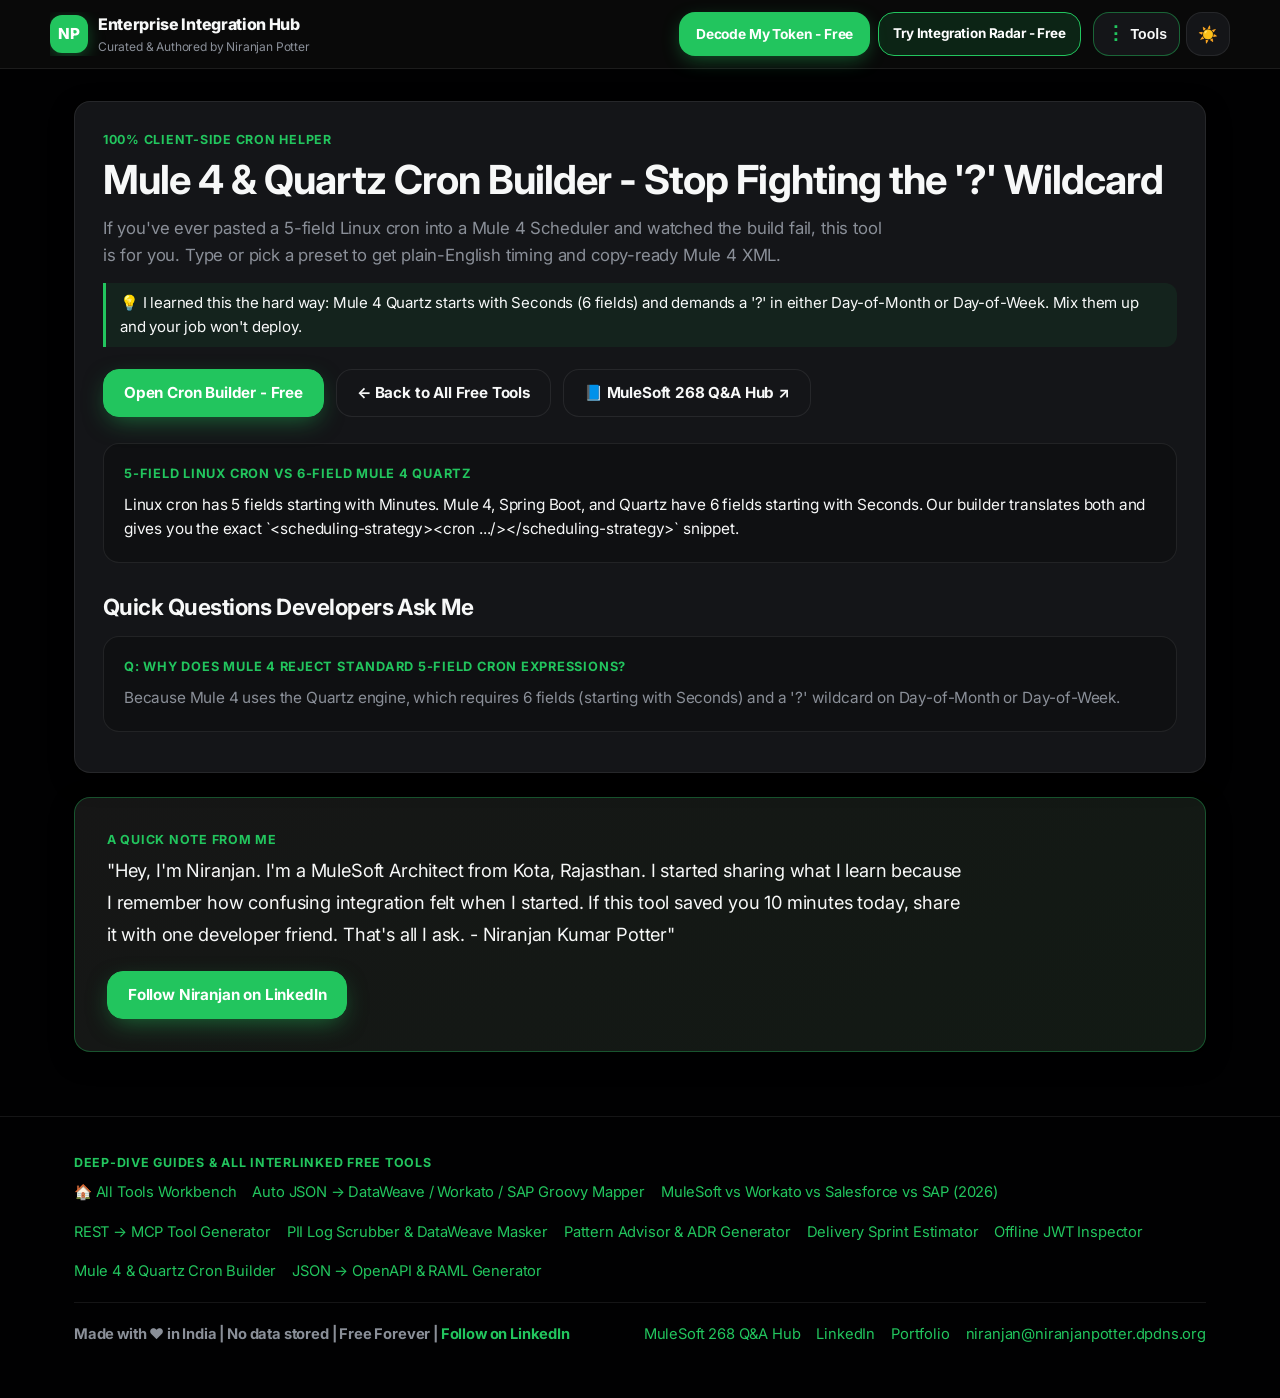
<file: mule4-quartz-cron-expression-builder.html>
<!DOCTYPE html>
<html lang="en" data-theme="dark">
<head>
  <meta charset="UTF-8">
  <meta name="viewport" content="width=device-width, initial-scale=1.0">
  <title>Mule 4 & Quartz Cron Expression Builder | Enterprise Integration Hub</title>
  <meta name="description" content="Translate 5-field Linux and 6-field Quartz/Mule 4 cron expressions into plain English and copy-ready Mule 4 Scheduler XML in one click.">
  <link rel="canonical" href="https://niranjanpotter.dpdns.org/mule4-quartz-cron-expression-builder.html">
  <meta property="og:title" content="Mule 4 &amp; 6-Field Quartz Cron Expression Builder">
  <meta property="og:description" content="Translate 5-field Linux and 6-field Quartz/Mule 4 cron expressions into plain English and copy-ready Mule 4 Scheduler XML in one click.">
  <meta property="og:type" content="article">
  <meta property="og:url" content="https://niranjanpotter.dpdns.org/mule4-quartz-cron-expression-builder.html">
  <meta property="og:image" content="https://niranjanpotter.dpdns.org/assets/og-card.svg">
  <meta name="twitter:card" content="summary_large_image">
  <meta name="twitter:title" content="Mule 4 &amp; 6-Field Quartz Cron Expression Builder">
  <meta name="twitter:description" content="Translate 5-field Linux and 6-field Quartz/Mule 4 cron expressions into plain English and copy-ready Mule 4 Scheduler XML in one click.">
  <meta name="twitter:image" content="https://niranjanpotter.dpdns.org/assets/og-card.svg">
  <link rel="icon" type="image/svg+xml" href="data:image/svg+xml,%3Csvg xmlns='http://www.w3.org/2000/svg' viewBox='0 0 64 64'%3E%3Crect width='64' height='64' rx='16' fill='%230A0A0A'/%3E%3Crect x='6' y='6' width='52' height='52' rx='12' fill='%2322c55e'/%3E%3Cpath d='M18 20h28v6H25v6h18v6H25v6h21v6H18z' fill='%23FFFFFF'/%3E%3C/svg%3E">
  <link rel="preconnect" href="https://fonts.googleapis.com">
  <link rel="preconnect" href="https://fonts.gstatic.com" crossorigin>
  <link href="https://fonts.googleapis.com/css2?family=Inter:wght@400;500;600;700;800&family=JetBrains+Mono:wght@400;600;700&display=swap" rel="stylesheet">
  <link rel="stylesheet" href="assets/styles.css?v=8">
  <script src="assets/app.js?v=7" defer></script>
<script type="application/ld+json">{"@context": "https://schema.org", "@graph": [{"@type": "TechArticle", "headline": "Mule 4 & 6-Field Quartz Cron Expression Builder", "description": "Translate 5-field Linux and 6-field Quartz/Mule 4 cron expressions into plain English and copy-ready Mule 4 Scheduler XML in one click.", "url": "https://niranjanpotter.dpdns.org/mule4-quartz-cron-expression-builder.html", "author": {"@type": "Person", "name": "Niranjan Kumar Potter", "url": "https://niranjanprofile.vercel.app/"}, "datePublished": "2026-11-22", "dateModified": "2026-11-23"}, {"@type": "FAQPage", "mainEntity": [{"@type": "Question", "name": "Why does Mule 4 reject standard 5-field cron expressions?", "acceptedAnswer": {"@type": "Answer", "text": "Because Mule 4 uses the Quartz engine, which requires 6 fields (starting with Seconds) and a '?' wildcard on Day-of-Month or Day-of-Week."}}]}]}</script>
</head>
<body>
    <header class="site-header">
    <div class="container header-inner">
      <a class="brand" href="index.html">
        <span class="brand-mark" aria-hidden="true">NP</span>
        <span class="brand-text">
          <span class="brand-title">Enterprise Integration Hub</span>
          <span class="brand-sub">Curated &amp; Authored by Niranjan Potter</span>
        </span>
      </a>
      <div class="header-ctas">
        <a class="cta-sticky-primary" href="index.html#util-jwt">Decode My Token - Free</a>
        <a class="cta-sticky-secondary" href="index.html#platform-radar">Try Integration Radar - Free</a>
      </div>
      <div class="header-right">
        <button type="button" class="dots-menu-btn" id="dots-tool-btn" onclick="toggleDotsMenu()" aria-label="Choose a tool from list" aria-expanded="false" title="Quick Tool Switcher (Choose any tool)">
          <span class="dots-icon" aria-hidden="true">⋮</span>
          <span class="dots-label-txt">Tools</span>
        </button>
        <button type="button" class="icon-btn" id="theme-toggle" onclick="toggleTheme()" aria-label="Toggle theme" title="Toggle Dark/Light Theme">☀️</button>
      </div>
    </div>
    <div class="dots-tool-drawer" id="dots-tool-drawer" role="region" aria-label="Quick Tool Switcher">
      <div class="container">
        <div class="dots-tool-head">
          <div>
            <div class="section-kicker" style="margin-bottom:2px;">⋮ Quick Tool Switcher • Jump Straight to Any Tool</div>
            <strong style="font-size:1rem;">Select any interactive tool or standalone guide below:</strong>
          </div>
          <input type="search" id="dots-search-input" class="dots-search-input" oninput="filterDotsTools(this.value)" placeholder="🔍 Filter 15 tools (e.g. DataWeave, JWT, DNS, MCP, SAP, Cron)...">
          <button type="button" class="btn btn-sm" onclick="toggleDotsMenu(false)">✕ Close</button>
        </div>
        <div class="dots-tool-grid" id="dots-tool-grid">
          <a class="dots-tool-item" href="index.html#util-jwt"><span class="dots-tool-title">🔐 1. JWT Inspector &amp; Security Auditor</span><span class="dots-tool-sub">100% browser-side token decoder &amp; expiry check</span></a>
          <a class="dots-tool-item" href="index.html#util-mapper"><span class="dots-tool-title">🧬 2. Auto JSON-to-JSON Mapper</span><span class="dots-tool-sub">Source + Target JSON → DataWeave 2.0, Workato &amp; SAP Groovy</span></a>
          <a class="dots-tool-item" href="index.html#util-verify"><span class="dots-tool-title">🌐 3. Real-Time Website, CORS &amp; DNS Verifier</span><span class="dots-tool-sub">Live HTTPS latency, CORS check &amp; Cloudflare 1.1.1.1 DNS</span></a>
          <a class="dots-tool-item" href="index.html#util-mcp"><span class="dots-tool-title">🤖 4. REST → MCP Tool Schema Generator</span><span class="dots-tool-sub">Convert REST JSON to AI Agent MCP inputSchema</span></a>
          <a class="dots-tool-item" href="index.html#util-pii"><span class="dots-tool-title">🛡️ 5. Offline PII Log Scrubber &amp; Masker</span><span class="dots-tool-sub">Redact emails, cards, SSNs &amp; tokens + DataWeave 2.0 script</span></a>
          <a class="dots-tool-item" href="index.html#util-cron"><span class="dots-tool-title">⏱️ 6. Mule 4 &amp; Quartz Cron Builder</span><span class="dots-tool-sub">6-field Quartz &amp; 5-field Linux cron translator + XML</span></a>
          <a class="dots-tool-item" href="index.html#util-spec"><span class="dots-tool-title">📄 7. JSON → OpenAPI 3.0 &amp; RAML 1.0</span><span class="dots-tool-sub">Infer OpenAPI 3.0 YAML or RAML 1.0 DataType from JSON</span></a>
          <a class="dots-tool-item" href="index.html#util-http"><span class="dots-tool-title">🚦 8. HTTP Status &amp; Retry Cheat Sheet</span><span class="dots-tool-sub">HTTP status retry rules, backoff &amp; DLQ routing</span></a>
          <a class="dots-tool-item" href="index.html#platform-radar"><span class="dots-tool-title">🛰️ 9. 2026 Cross-Platform Radar</span><span class="dots-tool-sub">MuleSoft vs Workato vs Salesforce Agentforce vs SAP</span></a>
          <a class="dots-tool-item" href="index.html#pattern-advisor"><span class="dots-tool-title">🧭 10. Pattern Advisor &amp; ADR Generator</span><span class="dots-tool-sub">Generate a 1-click Markdown ADR for your scenario</span></a>
          <a class="dots-tool-item" href="index.html#blueprints"><span class="dots-tool-title">📐 11. Production Reference Blueprints</span><span class="dots-tool-sub">4 architecture SVG diagrams: SF↔SAP, Migration, MCP &amp; Mesh</span></a>
          <a class="dots-tool-item" href="index.html#delivery-estimator"><span class="dots-tool-title">📊 12. Delivery &amp; Sprint Estimator</span><span class="dots-tool-sub">Calculate sprints, API counts &amp; QA buffer for SOW / Jira</span></a>
          <a class="dots-tool-item" href="index.html#readiness-audit"><span class="dots-tool-title">✅ 13. 60-Second Readiness Scorecard</span><span class="dots-tool-sub">8-point pre-launch production resilience check</span></a>
          <a class="dots-tool-item" href="https://niranjanpotter.github.io/" target="_blank" rel="noopener noreferrer"><span class="dots-tool-title">📘 14. MuleSoft 268 Q&amp;A Interview Hub ↗</span><span class="dots-tool-sub">Interactive Mule 4, DataWeave 2.0 &amp; CloudHub 2.0 simulator</span></a>
          <a class="dots-tool-item" href="https://niranjanprofile.vercel.app/" target="_blank" rel="noopener noreferrer"><span class="dots-tool-title">🌐 15. Niranjan's Architect Portfolio ↗</span><span class="dots-tool-sub">Certifications, integration case studies &amp; contact</span></a>
        </div>
      </div>
    </div>
  </header>
  <main class="section">
    <div class="container">
      <div class="section-card">
        <div class="section-kicker">100% Client-Side Cron Helper</div>
        <h1 style="margin:0 0 12px; font-size:clamp(1.75rem,3.4vw,2.5rem); line-height:1.18;">Mule 4 &amp; Quartz Cron Builder - Stop Fighting the &#x27;?&#x27; Wildcard</h1>
        <p style="color:var(--text-muted); font-size:1.05rem; max-width:780px; margin:0 0 14px;">If you&#x27;ve ever pasted a 5-field Linux cron into a Mule 4 Scheduler and watched the build fail, this tool is for you. Type or pick a preset to get plain-English timing and copy-ready Mule 4 XML.</p>
        <p class="personal-note" style="margin-bottom:22px !important;">💡 I learned this the hard way: Mule 4 Quartz starts with Seconds (6 fields) and demands a &#x27;?&#x27; in either Day-of-Month or Day-of-Week. Mix them up and your job won&#x27;t deploy.</p>
        <div class="hero-actions" style="margin-bottom:26px;">
          <a class="btn btn-primary" href="index.html#util-cron">Open Cron Builder - Free</a>
          <a class="btn" href="index.html">← Back to All Free Tools</a>
          <a class="btn" href="https://niranjanpotter.github.io/" target="_blank" rel="noopener noreferrer">📘 MuleSoft 268 Q&amp;A Hub ↗</a>
        </div>
        <div class="result-box" style="margin-bottom:14px;"><h3>5-Field Linux Cron vs 6-Field Mule 4 Quartz</h3><p style="color:var(--text);">Linux cron has 5 fields starting with Minutes. Mule 4, Spring Boot, and Quartz have 6 fields starting with Seconds. Our builder translates both and gives you the exact `&lt;scheduling-strategy&gt;&lt;cron .../&gt;&lt;/scheduling-strategy&gt;` snippet.</p></div>
        <h2 style="margin:26px 0 12px; font-size:1.4rem;">Quick Questions Developers Ask Me</h2>
        <div class="result-box" style="margin-bottom:12px;"><h3>Q: Why does Mule 4 reject standard 5-field cron expressions?</h3><p>Because Mule 4 uses the Quartz engine, which requires 6 fields (starting with Seconds) and a &#x27;?&#x27; wildcard on Day-of-Month or Day-of-Week.</p></div>
      </div>

      <div class="founder-card" style="margin-top:24px;">
        <div class="section-kicker">A Quick Note From Me</div>
        <p class="founder-quote">
          "Hey, I'm Niranjan. I'm a MuleSoft Architect from Kota, Rajasthan. I started sharing what I learn because I remember how confusing integration felt when I started. If this tool saved you 10 minutes today, share it with one developer friend. That's all I ask. - Niranjan Kumar Potter"
        </p>
        <a class="btn btn-primary" href="https://www.linkedin.com/in/niranjan-potter-551b49171" target="_blank" rel="noopener noreferrer">Follow Niranjan on LinkedIn</a>
      </div>
    </div>
  </main>
    <footer class="site-footer">
    <div class="container">
      <div style="margin-bottom:20px; padding-bottom:18px; border-bottom:1px solid var(--border);">
        <div class="section-kicker" style="margin-bottom:8px;">Deep-Dive Guides &amp; All Interlinked Free Tools</div>
        <div class="footer-links">
          <a href="index.html">🏠 All Tools Workbench</a>
          <a href="auto-json-to-dataweave-workato-sap-groovy-mapper.html">Auto JSON → DataWeave / Workato / SAP Groovy Mapper</a>
          <a href="mulesoft-vs-workato-vs-salesforce-vs-sap-2026.html">MuleSoft vs Workato vs Salesforce vs SAP (2026)</a>
          <a href="rest-to-mcp-tool-schema-generator.html">REST → MCP Tool Generator</a>
          <a href="offline-pii-log-scrubber-dataweave-masking.html">PII Log Scrubber &amp; DataWeave Masker</a>
          <a href="integration-pattern-advisor-adr-generator.html">Pattern Advisor &amp; ADR Generator</a>
          <a href="integration-delivery-sprint-estimator.html">Delivery Sprint Estimator</a>
          <a href="offline-jwt-decoder-security-auditor.html">Offline JWT Inspector</a>
          <a href="mule4-quartz-cron-expression-builder.html">Mule 4 &amp; Quartz Cron Builder</a>
          <a href="json-to-openapi-raml-schema-generator.html">JSON → OpenAPI &amp; RAML Generator</a>
        </div>
      </div>
      <div class="footer-inner">
        <div>
          <strong>Made with ❤️ in India | No data stored | Free Forever | <a href="https://www.linkedin.com/in/niranjan-potter-551b49171" target="_blank" rel="noopener noreferrer">Follow on LinkedIn</a></strong>
        </div>
        <div class="footer-links">
          <a href="https://niranjanpotter.github.io/" target="_blank" rel="noopener noreferrer">MuleSoft 268 Q&amp;A Hub</a>
          <a href="https://www.linkedin.com/in/niranjan-potter-551b49171" target="_blank" rel="noopener noreferrer">LinkedIn</a>
          <a href="https://niranjanprofile.vercel.app/" target="_blank" rel="noopener noreferrer">Portfolio</a>
          <a href="mailto:niranjan@niranjanpotter.dpdns.org">niranjan@niranjanpotter.dpdns.org</a>
        </div>
      </div>
    </div>
  </footer>
</body>
</html>
</file>
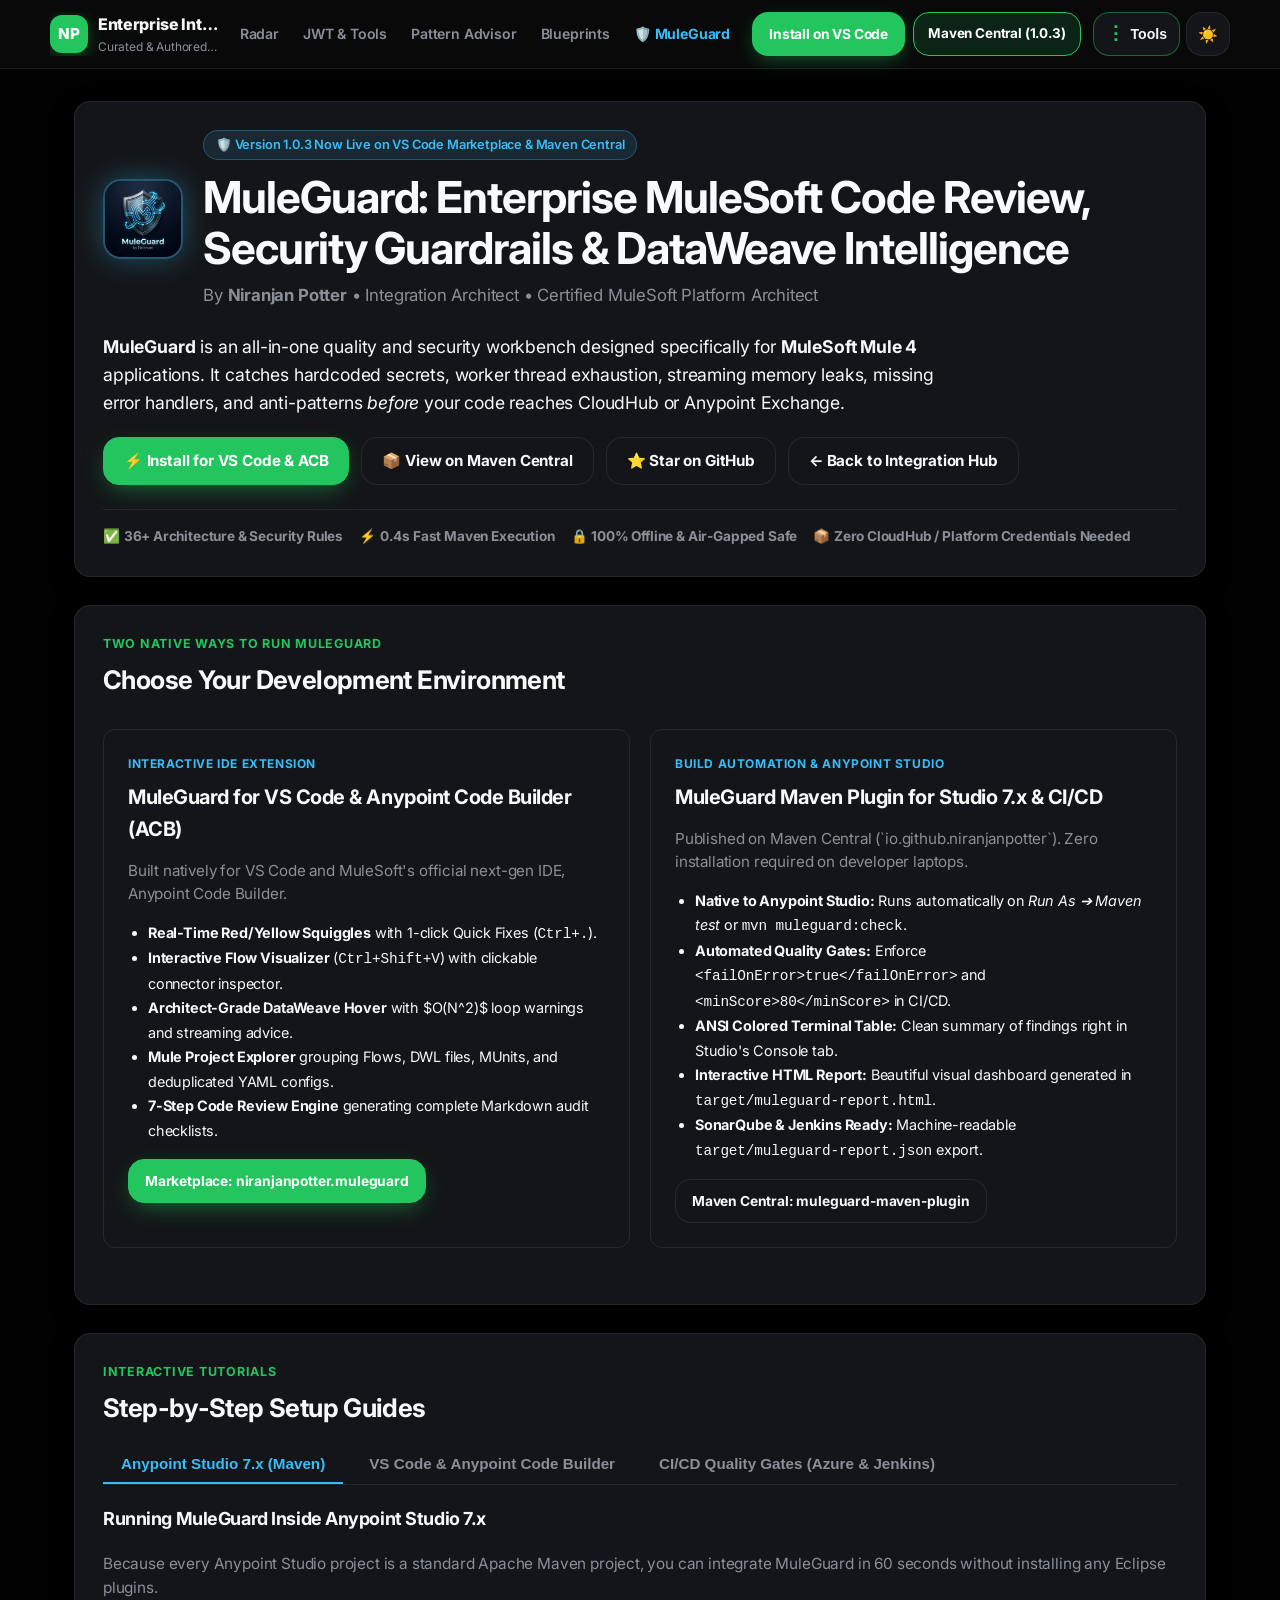
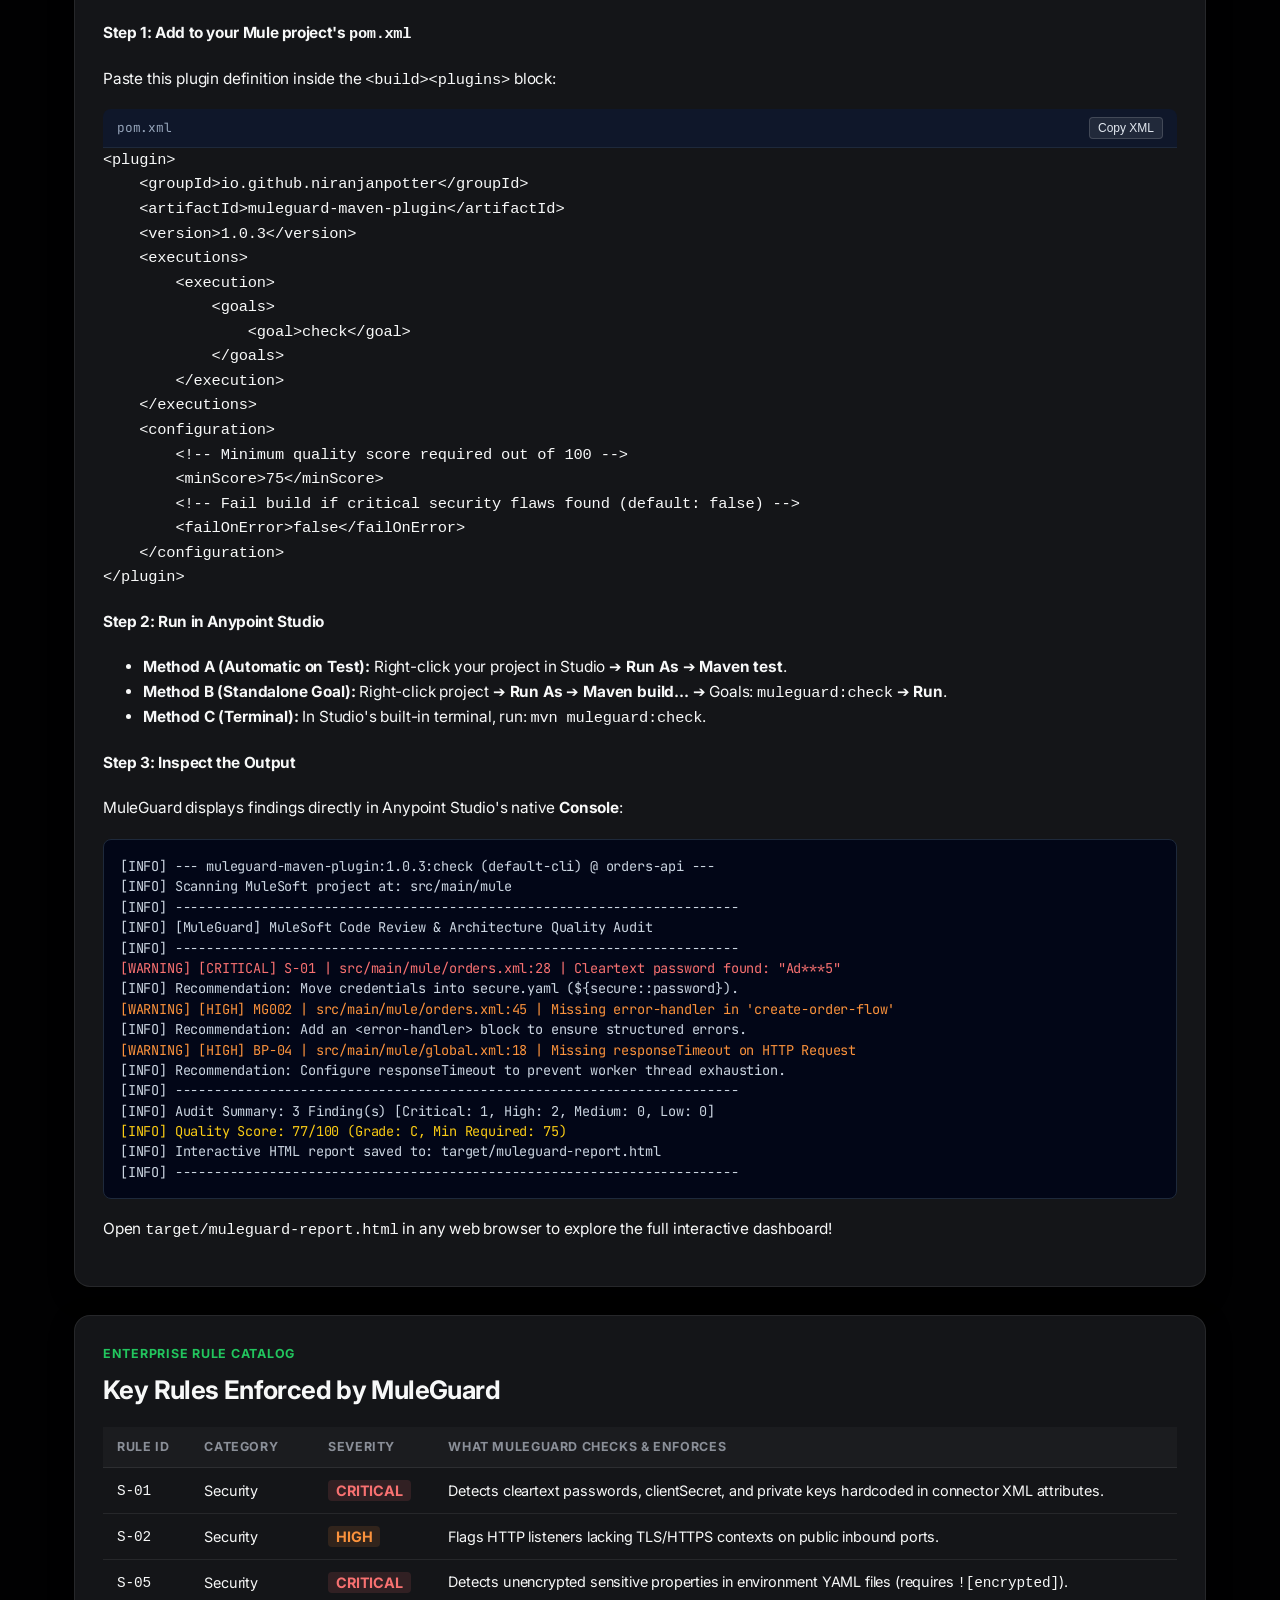
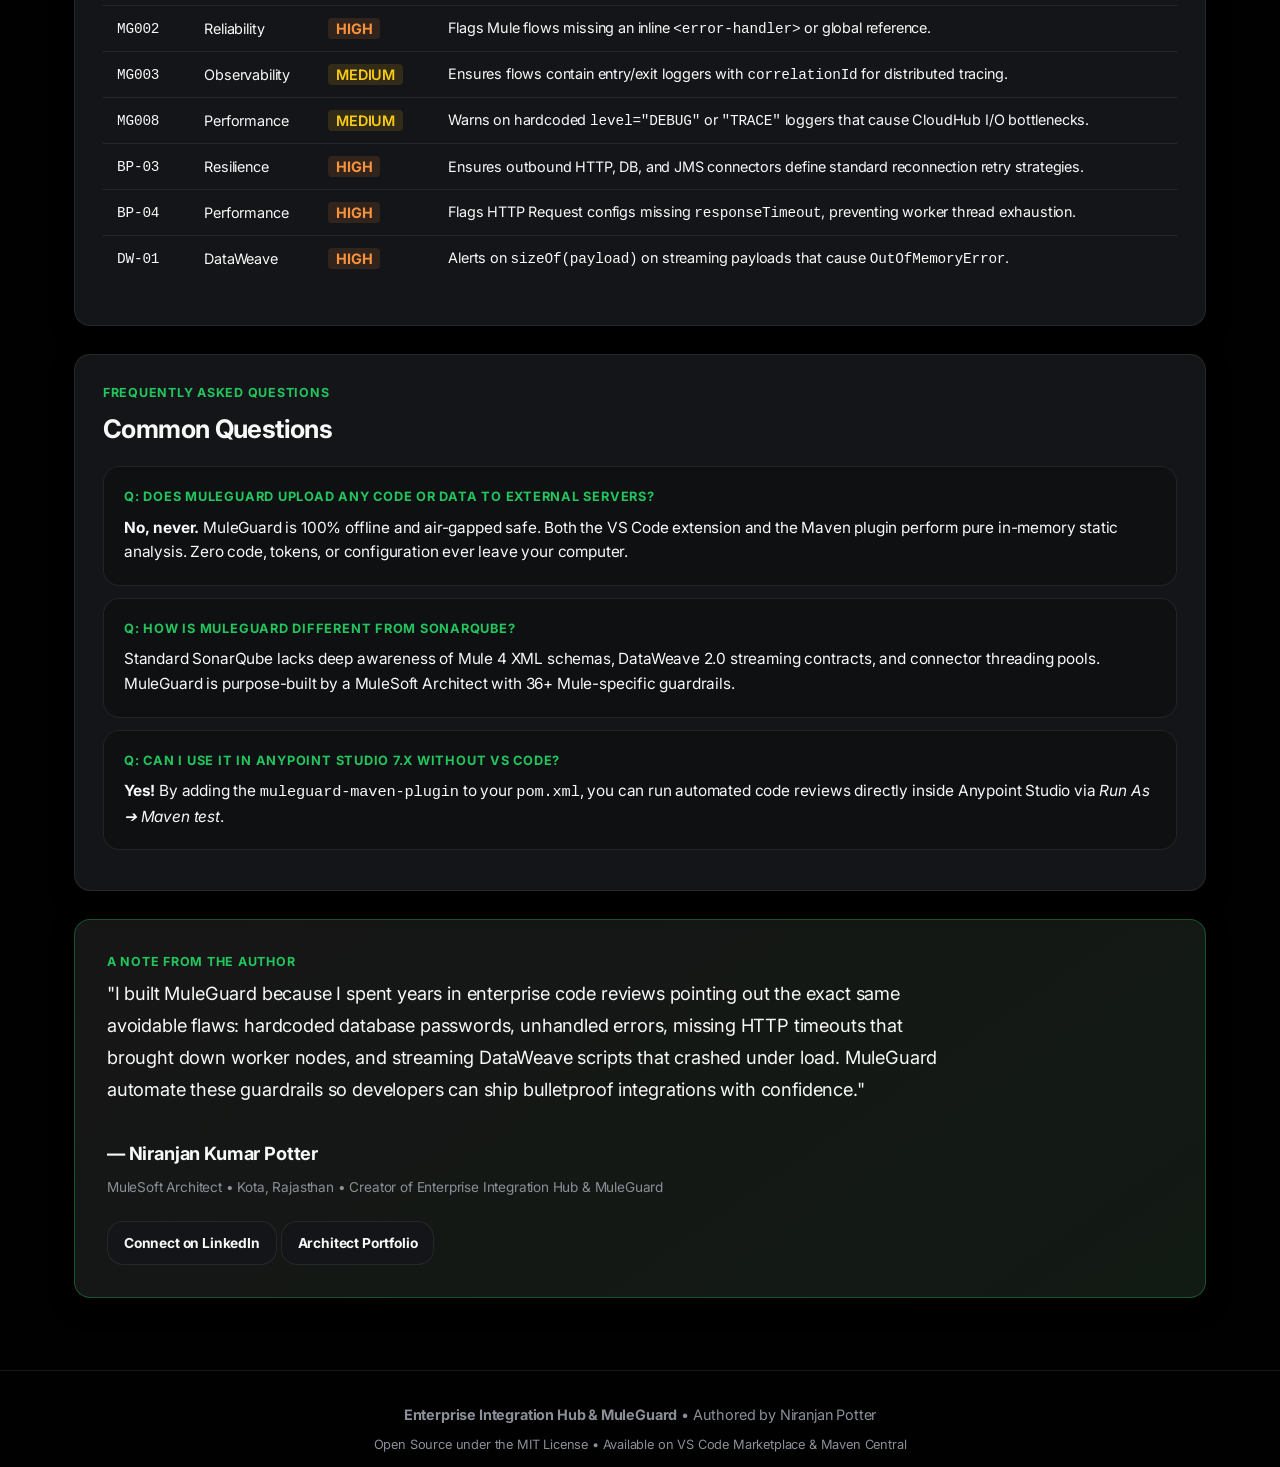
<file: muleguard.html>
<!DOCTYPE html>
<html lang="en" data-theme="dark">
<head>
  <meta charset="UTF-8">
  <meta name="viewport" content="width=device-width, initial-scale=1.0">
  <title>MuleGuard: Code Review & Security Guardrails | Enterprise Integration Hub</title>
  <meta name="description" content="Official MuleGuard guide by Niranjan Potter. Static code analysis, security scanning, DataWeave performance advisor &amp; CI/CD quality gates for MuleSoft Mule 4 in VS Code, ACB, and Anypoint Studio via Maven.">
  <link rel="canonical" href="https://niranjanpotter.dpdns.org/muleguard.html">
  <meta property="og:title" content="MuleGuard — Enterprise Quality &amp; Security Workbench for MuleSoft Mule 4">
  <meta property="og:description" content="Catch hardcoded secrets, thread pool exhaustion, streaming memory leaks, and missing error handlers before code reaches CloudHub. Built for VS Code, Anypoint Code Builder, and Anypoint Studio.">
  <meta property="og:type" content="article">
  <meta property="og:url" content="https://niranjanpotter.dpdns.org/muleguard.html">
  <meta property="og:image" content="https://niranjanpotter.dpdns.org/assets/muleguard-icon.png">
  <meta name="twitter:card" content="summary_large_image">
  <meta name="twitter:title" content="MuleGuard — MuleSoft Code Review &amp; Security Plugin">
  <meta name="twitter:description" content="Real-time linting, security guardrails, DataWeave advisor &amp; Maven plugin for Mule 4. By Niranjan Potter.">
  <meta name="twitter:image" content="https://niranjanpotter.dpdns.org/assets/muleguard-icon.png">
  <link rel="icon" type="image/png" href="assets/muleguard-icon.png">
  <link rel="preconnect" href="https://fonts.googleapis.com">
  <link rel="preconnect" href="https://fonts.gstatic.com" crossorigin>
  <link href="https://fonts.googleapis.com/css2?family=Inter:wght@400;500;600;700;800&family=JetBrains+Mono:wght@400;600;700&display=swap" rel="stylesheet">
  <link rel="stylesheet" href="assets/styles.css?v=8">
  <script src="assets/app.js?v=7" defer></script>
  <style>
    .hero-shield {
      display: flex;
      align-items: center;
      gap: 20px;
      margin-bottom: 24px;
    }
    .hero-shield-img {
      width: 80px;
      height: 80px;
      border-radius: 18px;
      box-shadow: 0 0 30px rgba(56, 189, 248, 0.35);
      border: 2px solid rgba(56, 189, 248, 0.4);
    }
    .badge-pill {
      display: inline-flex;
      align-items: center;
      gap: 6px;
      padding: 4px 12px;
      border-radius: 9999px;
      font-size: 0.8rem;
      font-weight: 600;
      background: rgba(56, 189, 248, 0.12);
      color: #38bdf8;
      border: 1px solid rgba(56, 189, 248, 0.3);
      margin-bottom: 12px;
    }
    .dual-card-grid {
      display: grid;
      grid-template-columns: repeat(auto-fit, minmax(320px, 1fr));
      gap: 20px;
      margin: 28px 0;
    }
    .edition-card {
      background: var(--surface);
      border: 1px solid var(--border);
      border-radius: 12px;
      padding: 24px;
      position: relative;
      transition: transform 0.2s, border-color 0.2s;
    }
    .edition-card:hover {
      transform: translateY(-2px);
      border-color: #38bdf8;
    }
    .edition-tag {
      font-size: 0.75rem;
      font-weight: 700;
      text-transform: uppercase;
      letter-spacing: 0.05em;
      color: #38bdf8;
      margin-bottom: 8px;
    }
    .tab-nav {
      display: flex;
      gap: 8px;
      border-bottom: 1px solid var(--border);
      margin-bottom: 20px;
      overflow-x: auto;
    }
    .tab-btn {
      background: none;
      border: none;
      padding: 10px 18px;
      color: var(--text-muted);
      font-weight: 600;
      font-size: 0.95rem;
      cursor: pointer;
      border-bottom: 2px solid transparent;
      transition: color 0.2s, border-color 0.2s;
      white-space: nowrap;
    }
    .tab-btn.active {
      color: #38bdf8;
      border-bottom-color: #38bdf8;
    }
    .tab-pane {
      display: none;
    }
    .tab-pane.active {
      display: block;
    }
    .code-toolbar {
      display: flex;
      justify-content: space-between;
      align-items: center;
      background: #0f172a;
      padding: 8px 14px;
      border-top-left-radius: 8px;
      border-top-right-radius: 8px;
      border-bottom: 1px solid #1e293b;
      font-family: 'JetBrains Mono', monospace;
      font-size: 0.8rem;
      color: #94a3b8;
    }
    .code-container {
      position: relative;
      margin: 16px 0;
    }
    .code-container pre {
      margin: 0;
      border-top-left-radius: 0;
      border-top-right-radius: 0;
    }
    .copy-btn {
      background: rgba(255,255,255,0.08);
      border: 1px solid rgba(255,255,255,0.15);
      color: #e2e8f0;
      padding: 3px 8px;
      border-radius: 4px;
      font-size: 0.75rem;
      cursor: pointer;
      transition: background 0.2s;
    }
    .copy-btn:hover {
      background: rgba(255,255,255,0.18);
    }
    .rule-table {
      width: 100%;
      border-collapse: collapse;
      margin: 16px 0;
      font-size: 0.9rem;
    }
    .rule-table th, .rule-table td {
      padding: 10px 14px;
      border-bottom: 1px solid var(--border);
      text-align: left;
    }
    .rule-table th {
      background: rgba(255,255,255,0.03);
      color: var(--text-muted);
    }
    .badge-crit { color: #f87171; background: rgba(248, 113, 113, 0.12); padding: 2px 8px; border-radius: 4px; font-weight: 700; }
    .badge-high { color: #fb923c; background: rgba(251, 146, 60, 0.12); padding: 2px 8px; border-radius: 4px; font-weight: 700; }
    .badge-med { color: #facc15; background: rgba(250, 204, 21, 0.12); padding: 2px 8px; border-radius: 4px; font-weight: 600; }
    .terminal-mockup {
      background: #020617;
      border: 1px solid #1e293b;
      border-radius: 8px;
      padding: 16px;
      font-family: 'JetBrains Mono', monospace;
      font-size: 0.85rem;
      line-height: 1.5;
      color: #cbd5e1;
      overflow-x: auto;
      margin: 18px 0;
    }
  </style>
  <script type="application/ld+json">
  {
    "@context": "https://schema.org",
    "@graph": [
      {
        "@type": "SoftwareApplication",
        "name": "MuleGuard",
        "operatingSystem": "Cross-Platform (Windows, macOS, Linux)",
        "applicationCategory": "DeveloperApplication",
        "description": "Static code analysis, security guardrails, connector & DataWeave hover intelligence, and automated Maven CI/CD quality gates for MuleSoft Mule 4 applications.",
        "url": "https://niranjanpotter.dpdns.org/muleguard.html",
        "author": {
          "@type": "Person",
          "name": "Niranjan Kumar Potter",
          "url": "https://niranjanprofile.vercel.app/"
        },
        "offers": {
          "@type": "Offer",
          "price": "0",
          "priceCurrency": "USD"
        }
      },
      {
        "@type": "TechArticle",
        "headline": "MuleGuard: Complete MuleSoft Code Review & Architecture Quality Guide",
        "description": "Comprehensive tutorial on how to install and enforce MuleGuard in VS Code, Anypoint Code Builder, and Anypoint Studio 7.x via Maven Central.",
        "url": "https://niranjanpotter.dpdns.org/muleguard.html",
        "datePublished": "2026-11-26",
        "dateModified": "2026-11-27"
      }
    ]
  }
  </script>
</head>
<body>
  <a class="skip-link" href="#top">Skip to main content</a>
  
  <header class="site-header">
    <div class="container header-inner">
      <a class="brand" href="index.html">
        <span class="brand-mark" aria-hidden="true">NP</span>
        <span class="brand-text">
          <span class="brand-title">Enterprise Integration Hub</span>
          <span class="brand-sub">Curated &amp; Authored by Niranjan Potter</span>
        </span>
      </a>

      <nav class="header-nav" aria-label="Primary Navigation">
        <a class="nav-link" href="index.html#platform-radar">Radar</a>
        <a class="nav-link" href="index.html#dev-utilities">JWT &amp; Tools</a>
        <a class="nav-link" href="index.html#pattern-advisor">Pattern Advisor</a>
        <a class="nav-link" href="index.html#blueprints">Blueprints</a>
        <a class="nav-link" href="muleguard.html" style="color:#38bdf8; font-weight:700;">🛡️ MuleGuard</a>
      </nav>

      <div class="header-ctas">
        <a class="cta-sticky-primary" href="https://marketplace.visualstudio.com/items?itemName=niranjanpotter.muleguard" target="_blank" rel="noopener noreferrer">Install on VS Code</a>
        <a class="cta-sticky-secondary" href="https://central.sonatype.com/artifact/io.github.niranjanpotter/muleguard-maven-plugin/1.0.3" target="_blank" rel="noopener noreferrer">Maven Central (1.0.3)</a>
      </div>

      <div class="header-right">
        <button type="button" class="dots-menu-btn" id="dots-tool-btn" onclick="toggleDotsMenu()" aria-label="Choose a tool from list" aria-expanded="false" title="Quick Tool Switcher">
          <span class="dots-icon" aria-hidden="true">⋮</span>
          <span class="dots-label-txt">Tools</span>
        </button>
        <button type="button" class="icon-btn" id="theme-toggle" onclick="toggleTheme()" aria-label="Toggle theme" title="Toggle Dark/Light Theme">☀️</button>
      </div>
    </div>
  </header>

  <main class="section" id="top">
    <div class="container">
      
      <!-- HERO -->
      <div class="section-card" style="margin-bottom: 28px;">
        <div class="hero-shield">
          <img src="assets/muleguard-icon.png" alt="MuleGuard Cyber Shield Icon" class="hero-shield-img" width="80" height="80">
          <div>
            <div class="badge-pill">🛡️ Version 1.0.3 Now Live on VS Code Marketplace &amp; Maven Central</div>
            <h1 style="margin:0 0 8px; font-size:clamp(1.85rem,3.6vw,2.75rem); line-height:1.15; color:#f8fafc;">
              MuleGuard: Enterprise MuleSoft Code Review, Security Guardrails &amp; DataWeave Intelligence
            </h1>
            <div style="color:var(--text-muted); font-size:1.05rem;">
              By <strong>Niranjan Potter</strong> • Integration Architect • Certified MuleSoft Platform Architect
            </div>
          </div>
        </div>

        <p style="color:var(--text); font-size:1.1rem; max-width:860px; line-height:1.6; margin:0 0 20px;">
          <strong>MuleGuard</strong> is an all-in-one quality and security workbench designed specifically for <strong>MuleSoft Mule 4</strong> applications. It catches hardcoded secrets, worker thread exhaustion, streaming memory leaks, missing error handlers, and anti-patterns <em>before</em> your code reaches CloudHub or Anypoint Exchange.
        </p>

        <div class="hero-actions" style="margin-bottom:24px;">
          <a class="btn btn-primary" href="https://marketplace.visualstudio.com/items?itemName=niranjanpotter.muleguard" target="_blank" rel="noopener noreferrer">
            ⚡ Install for VS Code &amp; ACB
          </a>
          <a class="btn" href="https://central.sonatype.com/artifact/io.github.niranjanpotter/muleguard-maven-plugin/1.0.3" target="_blank" rel="noopener noreferrer">
            📦 View on Maven Central
          </a>
          <a class="btn" href="https://github.com/niranjanpotter/MuleGuard" target="_blank" rel="noopener noreferrer">
            ⭐ Star on GitHub
          </a>
          <a class="btn" href="index.html">← Back to Integration Hub</a>
        </div>

        <div style="display:flex; flex-wrap:wrap; gap:16px; font-size:0.85rem; color:var(--text-muted); border-top:1px solid var(--border); padding-top:16px;">
          <div>✅ <strong>36+ Architecture &amp; Security Rules</strong></div>
          <div>⚡ <strong>0.4s Fast Maven Execution</strong></div>
          <div>🔒 <strong>100% Offline &amp; Air-Gapped Safe</strong></div>
          <div>📦 <strong>Zero CloudHub / Platform Credentials Needed</strong></div>
        </div>
      </div>

      <!-- DUAL-ECOSYSTEM COMPARISON -->
      <div class="section-card" style="margin-bottom: 28px;">
        <div class="section-kicker">Two Native Ways to Run MuleGuard</div>
        <h2 style="margin:0 0 16px; font-size:1.6rem;">Choose Your Development Environment</h2>
        
        <div class="dual-card-grid">
          <div class="edition-card">
            <div class="edition-tag">Interactive IDE Extension</div>
            <h3 style="margin:0 0 8px; font-size:1.25rem;">MuleGuard for VS Code &amp; Anypoint Code Builder (ACB)</h3>
            <p style="color:var(--text-muted); font-size:0.95rem; line-height:1.5;">
              Built natively for VS Code and MuleSoft's official next-gen IDE, Anypoint Code Builder.
            </p>
            <ul style="padding-left:20px; line-height:1.7; font-size:0.9rem; color:var(--text);">
              <li><strong>Real-Time Red/Yellow Squiggles</strong> with 1-click Quick Fixes (<kbd>Ctrl+.</kbd>).</li>
              <li><strong>Interactive Flow Visualizer</strong> (<kbd>Ctrl+Shift+V</kbd>) with clickable connector inspector.</li>
              <li><strong>Architect-Grade DataWeave Hover</strong> with $O(N^2)$ loop warnings and streaming advice.</li>
              <li><strong>Mule Project Explorer</strong> grouping Flows, DWL files, MUnits, and deduplicated YAML configs.</li>
              <li><strong>7-Step Code Review Engine</strong> generating complete Markdown audit checklists.</li>
            </ul>
            <div style="margin-top:16px;">
              <a class="btn btn-sm btn-primary" href="https://marketplace.visualstudio.com/items?itemName=niranjanpotter.muleguard" target="_blank" rel="noopener noreferrer">Marketplace: niranjanpotter.muleguard</a>
            </div>
          </div>

          <div class="edition-card">
            <div class="edition-tag">Build Automation &amp; Anypoint Studio</div>
            <h3 style="margin:0 0 8px; font-size:1.25rem;">MuleGuard Maven Plugin for Studio 7.x &amp; CI/CD</h3>
            <p style="color:var(--text-muted); font-size:0.95rem; line-height:1.5;">
              Published on Maven Central (`io.github.niranjanpotter`). Zero installation required on developer laptops.
            </p>
            <ul style="padding-left:20px; line-height:1.7; font-size:0.9rem; color:var(--text);">
              <li><strong>Native to Anypoint Studio:</strong> Runs automatically on <em>Run As ➔ Maven test</em> or <code>mvn muleguard:check</code>.</li>
              <li><strong>Automated Quality Gates:</strong> Enforce <code>&lt;failOnError&gt;true&lt;/failOnError&gt;</code> and <code>&lt;minScore&gt;80&lt;/minScore&gt;</code> in CI/CD.</li>
              <li><strong>ANSI Colored Terminal Table:</strong> Clean summary of findings right in Studio's Console tab.</li>
              <li><strong>Interactive HTML Report:</strong> Beautiful visual dashboard generated in <code>target/muleguard-report.html</code>.</li>
              <li><strong>SonarQube &amp; Jenkins Ready:</strong> Machine-readable <code>target/muleguard-report.json</code> export.</li>
            </ul>
            <div style="margin-top:16px;">
              <a class="btn btn-sm" href="https://central.sonatype.com/artifact/io.github.niranjanpotter/muleguard-maven-plugin/1.0.3" target="_blank" rel="noopener noreferrer">Maven Central: muleguard-maven-plugin</a>
            </div>
          </div>
        </div>
      </div>

      <!-- TUTORIAL SECTION -->
      <div class="section-card" style="margin-bottom: 28px;">
        <div class="section-kicker">Interactive Tutorials</div>
        <h2 style="margin:0 0 16px; font-size:1.6rem;">Step-by-Step Setup Guides</h2>

        <div class="tab-nav" role="tablist">
          <button type="button" class="tab-btn active" onclick="switchGuideTab('tab-studio')">Anypoint Studio 7.x (Maven)</button>
          <button type="button" class="tab-btn" onclick="switchGuideTab('tab-vscode')">VS Code &amp; Anypoint Code Builder</button>
          <button type="button" class="tab-btn" onclick="switchGuideTab('tab-cicd')">CI/CD Quality Gates (Azure &amp; Jenkins)</button>
        </div>

        <!-- TAB 1: STUDIO -->
        <div class="tab-pane active" id="tab-studio">
          <h3>Running MuleGuard Inside Anypoint Studio 7.x</h3>
          <p style="color:var(--text-muted);">
            Because every Anypoint Studio project is a standard Apache Maven project, you can integrate MuleGuard in 60 seconds without installing any Eclipse plugins.
          </p>

          <h4>Step 1: Add to your Mule project's <code>pom.xml</code></h4>
          <p>Paste this plugin definition inside the <code>&lt;build&gt;&lt;plugins&gt;</code> block:</p>

          <div class="code-container">
            <div class="code-toolbar">
              <span>pom.xml</span>
              <button type="button" class="copy-btn" onclick="copyCode('studio-pom-snippet')">Copy XML</button>
            </div>
            <pre><code class="language-xml" id="studio-pom-snippet">&lt;plugin&gt;
    &lt;groupId&gt;io.github.niranjanpotter&lt;/groupId&gt;
    &lt;artifactId&gt;muleguard-maven-plugin&lt;/artifactId&gt;
    &lt;version&gt;1.0.3&lt;/version&gt;
    &lt;executions&gt;
        &lt;execution&gt;
            &lt;goals&gt;
                &lt;goal&gt;check&lt;/goal&gt;
            &lt;/goals&gt;
        &lt;/execution&gt;
    &lt;/executions&gt;
    &lt;configuration&gt;
        &lt;!-- Minimum quality score required out of 100 --&gt;
        &lt;minScore&gt;75&lt;/minScore&gt;
        &lt;!-- Fail build if critical security flaws found (default: false) --&gt;
        &lt;failOnError&gt;false&lt;/failOnError&gt;
    &lt;/configuration&gt;
&lt;/plugin&gt;</code></pre>
          </div>

          <h4>Step 2: Run in Anypoint Studio</h4>
          <ul>
            <li><strong>Method A (Automatic on Test):</strong> Right-click your project in Studio ➔ <strong>Run As</strong> ➔ <strong>Maven test</strong>.</li>
            <li><strong>Method B (Standalone Goal):</strong> Right-click project ➔ <strong>Run As</strong> ➔ <strong>Maven build...</strong> ➔ Goals: <code>muleguard:check</code> ➔ <strong>Run</strong>.</li>
            <li><strong>Method C (Terminal):</strong> In Studio's built-in terminal, run: <code>mvn muleguard:check</code>.</li>
          </ul>

          <h4>Step 3: Inspect the Output</h4>
          <p>MuleGuard displays findings directly in Anypoint Studio's native <strong>Console</strong>:</p>

          <div class="terminal-mockup">
[INFO] --- muleguard-maven-plugin:1.0.3:check (default-cli) @ orders-api ---<br>
[INFO] Scanning MuleSoft project at: src/main/mule<br>
[INFO] ------------------------------------------------------------------------<br>
[INFO] [MuleGuard] MuleSoft Code Review &amp; Architecture Quality Audit<br>
[INFO] ------------------------------------------------------------------------<br>
<span style="color:#f87171;">[WARNING] [CRITICAL] S-01   | src/main/mule/orders.xml:28 | Cleartext password found: "Ad***5"</span><br>
[INFO]        Recommendation: Move credentials into secure.yaml (${secure::password}).<br>
<span style="color:#fb923c;">[WARNING] [HIGH]     MG002  | src/main/mule/orders.xml:45 | Missing error-handler in 'create-order-flow'</span><br>
[INFO]        Recommendation: Add an &lt;error-handler&gt; block to ensure structured errors.<br>
<span style="color:#fb923c;">[WARNING] [HIGH]     BP-04  | src/main/mule/global.xml:18 | Missing responseTimeout on HTTP Request</span><br>
[INFO]        Recommendation: Configure responseTimeout to prevent worker thread exhaustion.<br>
[INFO] ------------------------------------------------------------------------<br>
[INFO] Audit Summary: 3 Finding(s) [Critical: 1, High: 2, Medium: 0, Low: 0]<br>
<span style="color:#facc15;">[INFO] Quality Score: 77/100 (Grade: C, Min Required: 75)</span><br>
[INFO] Interactive HTML report saved to: target/muleguard-report.html<br>
[INFO] ------------------------------------------------------------------------
          </div>

          <p>Open <code>target/muleguard-report.html</code> in any web browser to explore the full interactive dashboard!</p>
        </div>

        <!-- TAB 2: VS CODE -->
        <div class="tab-pane" id="tab-vscode">
          <h3>Using MuleGuard in VS Code &amp; Anypoint Code Builder</h3>

          <h4>Step 1: Install the Extension</h4>
          <p>Search for <strong>"MuleGuard"</strong> in the VS Code Extensions pane (<kbd>Ctrl+Shift+X</kbd>), or run:</p>
          <div class="code-container">
            <div class="code-toolbar"><span>Terminal</span><button type="button" class="copy-btn" onclick="copyCode('vscode-install-cmd')">Copy</button></div>
            <pre><code class="language-bash" id="vscode-install-cmd">code --install-extension niranjanpotter.muleguard</code></pre>
          </div>

          <h4>Step 2: Key Capabilities &amp; Shortcuts</h4>
          <div style="display:grid; grid-template-columns:repeat(auto-fit, minmax(280px,1fr)); gap:16px; margin-top:16px;">
            <div style="background:var(--surface); padding:16px; border-radius:8px; border:1px solid var(--border);">
              <h4 style="margin:0 0 6px;">💡 DataWeave Hover Explainer</h4>
              <p style="font-size:0.85rem; color:var(--text-muted); margin:0;">
                Hover over any function (<code>map</code>, <code>filter</code>, <code>reduce</code>, <code>sizeOf</code>) or context variable (<code>payload</code>, <code>vars</code>, <code>attributes</code>) in <code>.dwl</code> or XML files for instant logic breakdowns and architect performance advice.
              </p>
            </div>
            <div style="background:var(--surface); padding:16px; border-radius:8px; border:1px solid var(--border);">
              <h4 style="margin:0 0 6px;">🔄 Interactive Flow Visualizer</h4>
              <p style="font-size:0.85rem; color:var(--text-muted); margin:0;">
                Press <kbd>Ctrl+Shift+V</kbd> to render live SVG architecture diagrams. Click any connector to inspect its XML attributes, threading model, and payload contracts.
              </p>
            </div>
            <div style="background:var(--surface); padding:16px; border-radius:8px; border:1px solid var(--border);">
              <h4 style="margin:0 0 6px;">📋 7-Step Code Review Engine</h4>
              <p style="font-size:0.85rem; color:var(--text-muted); margin:0;">
                Press <kbd>Ctrl+Shift+P</kbd> ➔ <strong>MuleGuard: Run Full 7-Step Code Review</strong> to generate an executive Markdown audit report (<code>code-review-report.md</code>) across all 45 checklist criteria.
              </p>
            </div>
          </div>
        </div>

        <!-- TAB 3: CI/CD -->
        <div class="tab-pane" id="tab-cicd">
          <h3>Enforcing CI/CD Quality Gates</h3>
          <p style="color:var(--text-muted);">
            Prevent unencrypted passwords and unstable flows from ever deploying to CloudHub by making MuleGuard a mandatory quality gate in your build pipelines.
          </p>

          <h4>Azure DevOps Pipeline (azure-pipelines.yml)</h4>
          <div class="code-container">
            <div class="code-toolbar"><span>azure-pipelines.yml</span><button type="button" class="copy-btn" onclick="copyCode('azure-pipeline-snippet')">Copy</button></div>
            <pre><code class="language-yaml" id="azure-pipeline-snippet">- task: Maven@3
  displayName: 'MuleGuard Code Review Quality Gate'
  inputs:
    mavenPomFile: 'pom.xml'
    goals: 'muleguard:check'
    options: '-Dmuleguard.failOnError=true -Dmuleguard.minScore=80'
  continueOnError: false</code></pre>
          </div>

          <h4>GitHub Actions (.github/workflows/mule-review.yml)</h4>
          <div class="code-container">
            <div class="code-toolbar"><span>mule-review.yml</span><button type="button" class="copy-btn" onclick="copyCode('github-actions-snippet')">Copy</button></div>
            <pre><code class="language-yaml" id="github-actions-snippet">name: MuleGuard Quality Gate
on: [push, pull_request]

jobs:
  audit:
    runs-on: ubuntu-latest
    steps:
      - uses: actions/checkout@v4
      - name: Set up JDK 11
        uses: actions/setup-java@v4
        with:
          java-version: '11'
          distribution: 'temurin'
      - name: Run MuleGuard Static Analysis
        run: mvn io.github.niranjanpotter:muleguard-maven-plugin:1.0.3:check -Dmuleguard.failOnError=true -Dmuleguard.minScore=80</code></pre>
          </div>
        </div>

      </div>

      <!-- RULE CATALOG -->
      <div class="section-card" style="margin-bottom: 28px;">
        <div class="section-kicker">Enterprise Rule Catalog</div>
        <h2 style="margin:0 0 16px; font-size:1.6rem;">Key Rules Enforced by MuleGuard</h2>

        <table class="rule-table">
          <thead>
            <tr>
              <th>Rule ID</th>
              <th>Category</th>
              <th>Severity</th>
              <th>What MuleGuard Checks &amp; Enforces</th>
            </tr>
          </thead>
          <tbody>
            <tr>
              <td><code>S-01</code></td>
              <td>Security</td>
              <td><span class="badge-crit">CRITICAL</span></td>
              <td>Detects cleartext passwords, clientSecret, and private keys hardcoded in connector XML attributes.</td>
            </tr>
            <tr>
              <td><code>S-02</code></td>
              <td>Security</td>
              <td><span class="badge-high">HIGH</span></td>
              <td>Flags HTTP listeners lacking TLS/HTTPS contexts on public inbound ports.</td>
            </tr>
            <tr>
              <td><code>S-05</code></td>
              <td>Security</td>
              <td><span class="badge-crit">CRITICAL</span></td>
              <td>Detects unencrypted sensitive properties in environment YAML files (requires <code>![encrypted]</code>).</td>
            </tr>
            <tr>
              <td><code>MG002</code></td>
              <td>Reliability</td>
              <td><span class="badge-high">HIGH</span></td>
              <td>Flags Mule flows missing an inline <code>&lt;error-handler&gt;</code> or global reference.</td>
            </tr>
            <tr>
              <td><code>MG003</code></td>
              <td>Observability</td>
              <td><span class="badge-med">MEDIUM</span></td>
              <td>Ensures flows contain entry/exit loggers with <code>correlationId</code> for distributed tracing.</td>
            </tr>
            <tr>
              <td><code>MG008</code></td>
              <td>Performance</td>
              <td><span class="badge-med">MEDIUM</span></td>
              <td>Warns on hardcoded <code>level="DEBUG"</code> or <code>"TRACE"</code> loggers that cause CloudHub I/O bottlenecks.</td>
            </tr>
            <tr>
              <td><code>BP-03</code></td>
              <td>Resilience</td>
              <td><span class="badge-high">HIGH</span></td>
              <td>Ensures outbound HTTP, DB, and JMS connectors define standard reconnection retry strategies.</td>
            </tr>
            <tr>
              <td><code>BP-04</code></td>
              <td>Performance</td>
              <td><span class="badge-high">HIGH</span></td>
              <td>Flags HTTP Request configs missing <code>responseTimeout</code>, preventing worker thread exhaustion.</td>
            </tr>
            <tr>
              <td><code>DW-01</code></td>
              <td>DataWeave</td>
              <td><span class="badge-high">HIGH</span></td>
              <td>Alerts on <code>sizeOf(payload)</code> on streaming payloads that cause <code>OutOfMemoryError</code>.</td>
            </tr>
          </tbody>
        </table>
      </div>

      <!-- FAQ -->
      <div class="section-card" style="margin-bottom: 28px;">
        <div class="section-kicker">Frequently Asked Questions</div>
        <h2 style="margin:0 0 16px; font-size:1.6rem;">Common Questions</h2>

        <div class="result-box" style="margin-bottom:12px;">
          <h3 style="margin-top:0;">Q: Does MuleGuard upload any code or data to external servers?</h3>
          <p style="margin:0; color:var(--text);">
            <strong>No, never.</strong> MuleGuard is 100% offline and air-gapped safe. Both the VS Code extension and the Maven plugin perform pure in-memory static analysis. Zero code, tokens, or configuration ever leave your computer.
          </p>
        </div>

        <div class="result-box" style="margin-bottom:12px;">
          <h3 style="margin-top:0;">Q: How is MuleGuard different from SonarQube?</h3>
          <p style="margin:0; color:var(--text);">
            Standard SonarQube lacks deep awareness of Mule 4 XML schemas, DataWeave 2.0 streaming contracts, and connector threading pools. MuleGuard is purpose-built by a MuleSoft Architect with 36+ Mule-specific guardrails.
          </p>
        </div>

        <div class="result-box" style="margin-bottom:12px;">
          <h3 style="margin-top:0;">Q: Can I use it in Anypoint Studio 7.x without VS Code?</h3>
          <p style="margin:0; color:var(--text);">
            <strong>Yes!</strong> By adding the <code>muleguard-maven-plugin</code> to your <code>pom.xml</code>, you can run automated code reviews directly inside Anypoint Studio via <em>Run As ➔ Maven test</em>.
          </p>
        </div>
      </div>

      <!-- AUTHOR CARD -->
      <div class="founder-card">
        <div class="section-kicker">A Note from the Author</div>
        <p class="founder-quote">
          "I built MuleGuard because I spent years in enterprise code reviews pointing out the exact same avoidable flaws: hardcoded database passwords, unhandled errors, missing HTTP timeouts that brought down worker nodes, and streaming DataWeave scripts that crashed under load. MuleGuard automate these guardrails so developers can ship bulletproof integrations with confidence."<br><br>
          <strong>— Niranjan Kumar Potter</strong><br>
          <span style="font-size:0.85rem; color:var(--text-muted);">MuleSoft Architect • Kota, Rajasthan • Creator of Enterprise Integration Hub &amp; MuleGuard</span>
        </p>
        <div style="margin-top:16px;">
          <a class="btn btn-sm" href="https://www.linkedin.com/in/niranjan-potter-551b49171" target="_blank" rel="noopener noreferrer">Connect on LinkedIn</a>
          <a class="btn btn-sm" href="https://niranjanprofile.vercel.app/" target="_blank" rel="noopener noreferrer">Architect Portfolio</a>
        </div>
      </div>

    </div>
  </main>

  <footer class="site-footer" style="border-top:1px solid var(--border); padding:32px 0; margin-top:40px; text-align:center; color:var(--text-muted); font-size:0.9rem;">
    <div class="container">
      <p style="margin:0 0 8px;">
        <strong>Enterprise Integration Hub &amp; MuleGuard</strong> • Authored by Niranjan Potter
      </p>
      <p style="margin:0; font-size:0.8rem;">
        Open Source under the MIT License • Available on VS Code Marketplace &amp; Maven Central
      </p>
    </div>
  </footer>

  <script>
    function switchGuideTab(tabId) {
      document.querySelectorAll('.tab-btn').forEach(btn => btn.classList.remove('active'));
      document.querySelectorAll('.tab-pane').forEach(pane => pane.classList.remove('active'));

      const activePane = document.getElementById(tabId);
      if (activePane) activePane.classList.add('active');

      const clickedBtn = event.currentTarget;
      if (clickedBtn) clickedBtn.classList.add('active');
    }

    function copyCode(elemId) {
      const code = document.getElementById(elemId).innerText;
      navigator.clipboard.writeText(code).then(() => {
        const btn = event.currentTarget;
        const originalText = btn.innerText;
        btn.innerText = 'Copied!';
        setTimeout(() => { btn.innerText = originalText; }, 2000);
      });
    }
  </script>
</body>
</html>
</file>
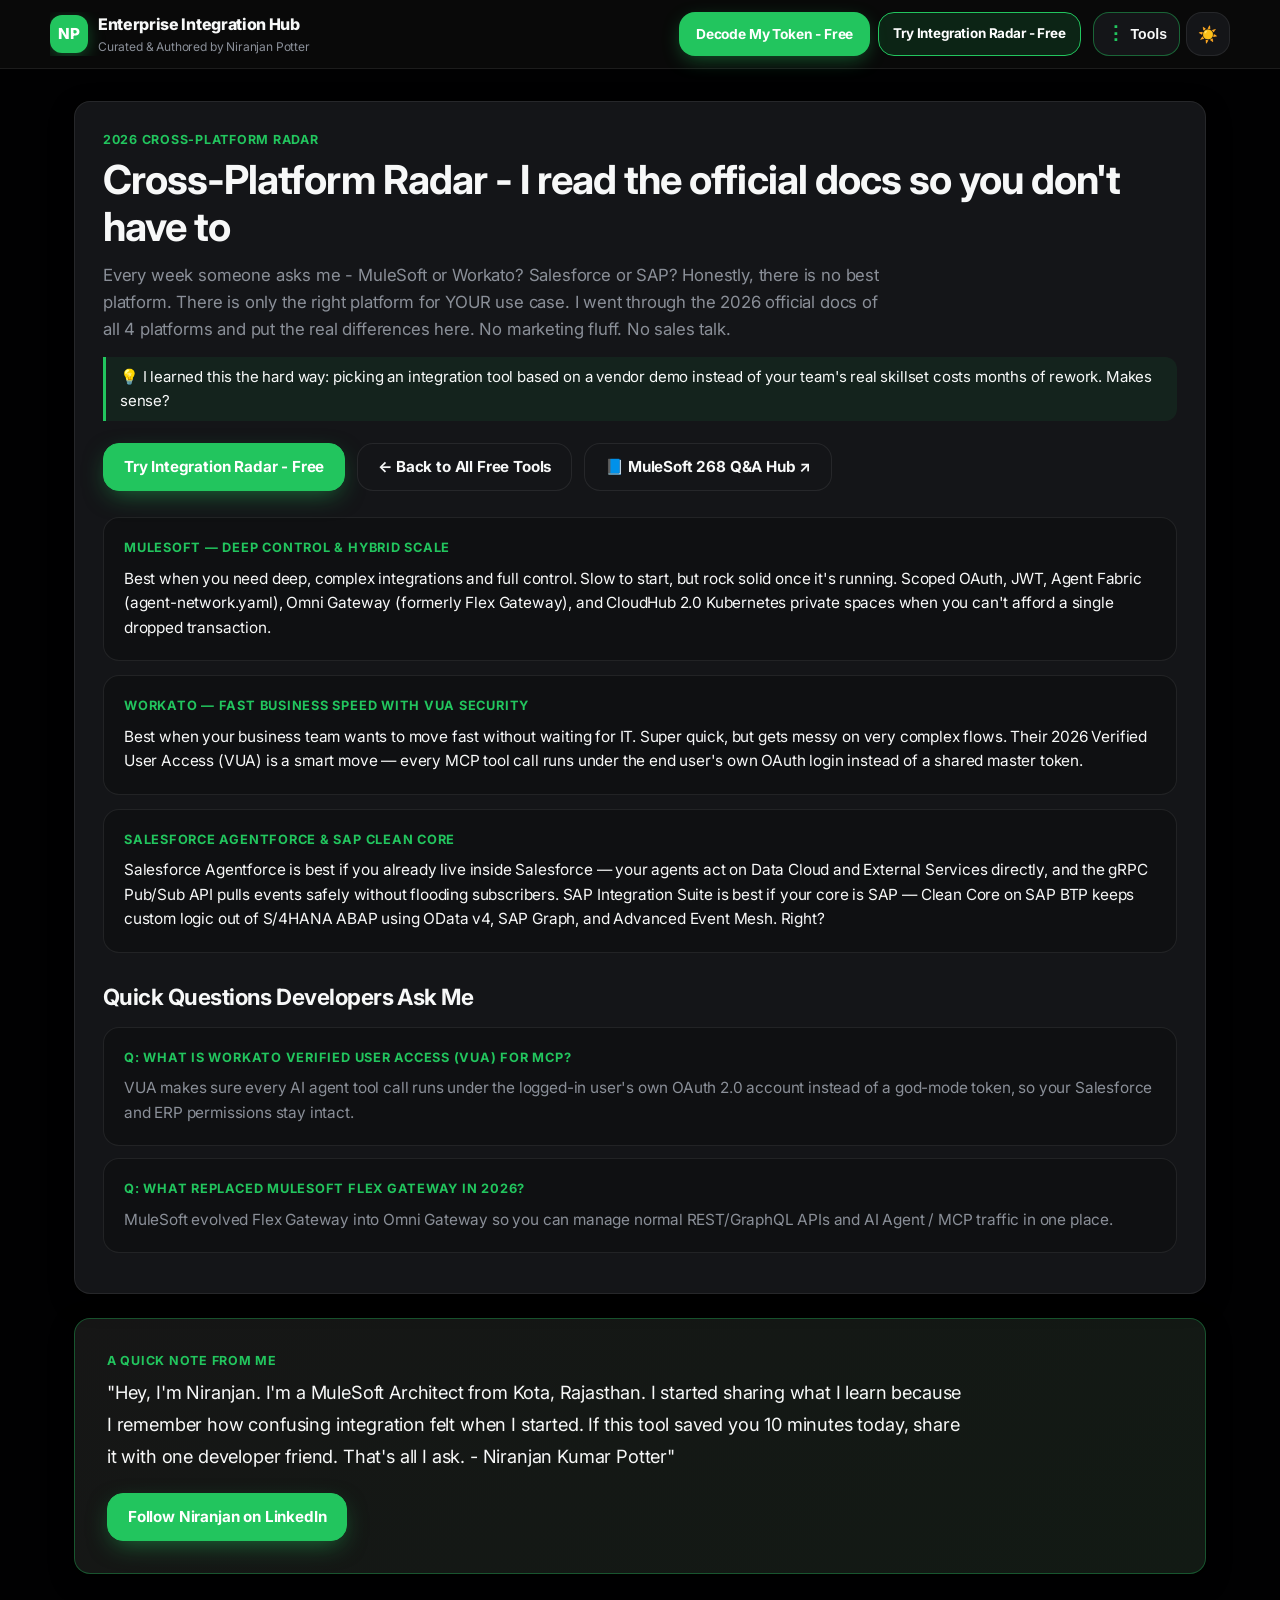
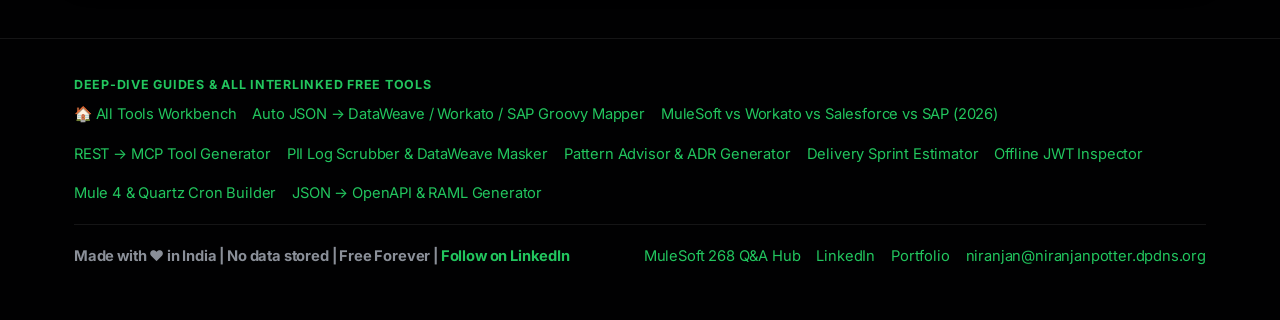
<file: mulesoft-vs-workato-vs-salesforce-vs-sap-2026.html>
<!DOCTYPE html>
<html lang="en" data-theme="dark">
<head>
  <meta charset="UTF-8">
  <meta name="viewport" content="width=device-width, initial-scale=1.0">
  <title>2026 Platform Radar: MuleSoft vs Workato vs SAP | Enterprise Integration Hub</title>
  <meta name="description" content="Honest 2026 comparison of MuleSoft, Workato, Salesforce &amp; SAP Integration Suite based on official docs—architecture, pricing &amp; when to choose each.">
  <link rel="canonical" href="https://niranjanpotter.dpdns.org/mulesoft-vs-workato-vs-salesforce-vs-sap-2026.html">
  <meta property="og:title" content="MuleSoft vs Workato vs Salesforce vs SAP (2026 Honest Comparison)">
  <meta property="og:description" content="Every week someone asks me - MuleSoft or Workato? Salesforce or SAP? I went through the 2026 official docs of all 4 platforms and put the real differences here. No sales talk.">
  <meta property="og:type" content="article">
  <meta property="og:url" content="https://niranjanpotter.dpdns.org/mulesoft-vs-workato-vs-salesforce-vs-sap-2026.html">
  <meta property="og:image" content="https://niranjanpotter.dpdns.org/assets/og-card.svg">
  <meta name="twitter:card" content="summary_large_image">
  <meta name="twitter:title" content="MuleSoft vs Workato vs Salesforce vs SAP (2026 Honest Comparison)">
  <meta name="twitter:description" content="Every week someone asks me - MuleSoft or Workato? Salesforce or SAP? I went through the 2026 official docs of all 4 platforms and put the real differences here. No sales talk.">
  <meta name="twitter:image" content="https://niranjanpotter.dpdns.org/assets/og-card.svg">
  <link rel="icon" type="image/svg+xml" href="data:image/svg+xml,%3Csvg xmlns='http://www.w3.org/2000/svg' viewBox='0 0 64 64'%3E%3Crect width='64' height='64' rx='16' fill='%230A0A0A'/%3E%3Crect x='6' y='6' width='52' height='52' rx='12' fill='%2322c55e'/%3E%3Cpath d='M18 20h28v6H25v6h18v6H25v6h21v6H18z' fill='%23FFFFFF'/%3E%3C/svg%3E">
  <link rel="preconnect" href="https://fonts.googleapis.com">
  <link rel="preconnect" href="https://fonts.gstatic.com" crossorigin>
  <link href="https://fonts.googleapis.com/css2?family=Inter:wght@400;500;600;700;800&family=JetBrains+Mono:wght@400;600;700&display=swap" rel="stylesheet">
  <link rel="stylesheet" href="assets/styles.css?v=8">
  <script src="assets/app.js?v=7" defer></script>
<script type="application/ld+json">{"@context": "https://schema.org", "@graph": [{"@type": "TechArticle", "headline": "MuleSoft vs Workato vs Salesforce vs SAP (2026 Honest Comparison)", "description": "Every week someone asks me - MuleSoft or Workato? Salesforce or SAP? I went through the 2026 official docs of all 4 platforms and put the real differences here. No sales talk.", "url": "https://niranjanpotter.dpdns.org/mulesoft-vs-workato-vs-salesforce-vs-sap-2026.html", "author": {"@type": "Person", "name": "Niranjan Kumar Potter", "url": "https://niranjanprofile.vercel.app/"}, "datePublished": "2026-11-22", "dateModified": "2026-11-23"}, {"@type": "FAQPage", "mainEntity": [{"@type": "Question", "name": "What is Workato Verified User Access (VUA) for MCP?", "acceptedAnswer": {"@type": "Answer", "text": "VUA makes sure every AI agent tool call runs under the logged-in user's own OAuth 2.0 account instead of a god-mode token, so your Salesforce and ERP permissions stay intact."}}, {"@type": "Question", "name": "What replaced MuleSoft Flex Gateway in 2026?", "acceptedAnswer": {"@type": "Answer", "text": "MuleSoft evolved Flex Gateway into Omni Gateway so you can manage normal REST/GraphQL APIs and AI Agent / MCP traffic in one place."}}]}]}</script>
</head>
<body>
    <header class="site-header">
    <div class="container header-inner">
      <a class="brand" href="index.html">
        <span class="brand-mark" aria-hidden="true">NP</span>
        <span class="brand-text">
          <span class="brand-title">Enterprise Integration Hub</span>
          <span class="brand-sub">Curated &amp; Authored by Niranjan Potter</span>
        </span>
      </a>
      <div class="header-ctas">
        <a class="cta-sticky-primary" href="index.html#util-jwt">Decode My Token - Free</a>
        <a class="cta-sticky-secondary" href="index.html#platform-radar">Try Integration Radar - Free</a>
      </div>
      <div class="header-right">
        <button type="button" class="dots-menu-btn" id="dots-tool-btn" onclick="toggleDotsMenu()" aria-label="Choose a tool from list" aria-expanded="false" title="Quick Tool Switcher (Choose any tool)">
          <span class="dots-icon" aria-hidden="true">⋮</span>
          <span class="dots-label-txt">Tools</span>
        </button>
        <button type="button" class="icon-btn" id="theme-toggle" onclick="toggleTheme()" aria-label="Toggle theme" title="Toggle Dark/Light Theme">☀️</button>
      </div>
    </div>
    <div class="dots-tool-drawer" id="dots-tool-drawer" role="region" aria-label="Quick Tool Switcher">
      <div class="container">
        <div class="dots-tool-head">
          <div>
            <div class="section-kicker" style="margin-bottom:2px;">⋮ Quick Tool Switcher • Jump Straight to Any Tool</div>
            <strong style="font-size:1rem;">Select any interactive tool or standalone guide below:</strong>
          </div>
          <input type="search" id="dots-search-input" class="dots-search-input" oninput="filterDotsTools(this.value)" placeholder="🔍 Filter 15 tools (e.g. DataWeave, JWT, DNS, MCP, SAP, Cron)...">
          <button type="button" class="btn btn-sm" onclick="toggleDotsMenu(false)">✕ Close</button>
        </div>
        <div class="dots-tool-grid" id="dots-tool-grid">
          <a class="dots-tool-item" href="index.html#util-jwt"><span class="dots-tool-title">🔐 1. JWT Inspector &amp; Security Auditor</span><span class="dots-tool-sub">100% browser-side token decoder &amp; expiry check</span></a>
          <a class="dots-tool-item" href="index.html#util-mapper"><span class="dots-tool-title">🧬 2. Auto JSON-to-JSON Mapper</span><span class="dots-tool-sub">Source + Target JSON → DataWeave 2.0, Workato &amp; SAP Groovy</span></a>
          <a class="dots-tool-item" href="index.html#util-verify"><span class="dots-tool-title">🌐 3. Real-Time Website, CORS &amp; DNS Verifier</span><span class="dots-tool-sub">Live HTTPS latency, CORS check &amp; Cloudflare 1.1.1.1 DNS</span></a>
          <a class="dots-tool-item" href="index.html#util-mcp"><span class="dots-tool-title">🤖 4. REST → MCP Tool Schema Generator</span><span class="dots-tool-sub">Convert REST JSON to AI Agent MCP inputSchema</span></a>
          <a class="dots-tool-item" href="index.html#util-pii"><span class="dots-tool-title">🛡️ 5. Offline PII Log Scrubber &amp; Masker</span><span class="dots-tool-sub">Redact emails, cards, SSNs &amp; tokens + DataWeave 2.0 script</span></a>
          <a class="dots-tool-item" href="index.html#util-cron"><span class="dots-tool-title">⏱️ 6. Mule 4 &amp; Quartz Cron Builder</span><span class="dots-tool-sub">6-field Quartz &amp; 5-field Linux cron translator + XML</span></a>
          <a class="dots-tool-item" href="index.html#util-spec"><span class="dots-tool-title">📄 7. JSON → OpenAPI 3.0 &amp; RAML 1.0</span><span class="dots-tool-sub">Infer OpenAPI 3.0 YAML or RAML 1.0 DataType from JSON</span></a>
          <a class="dots-tool-item" href="index.html#util-http"><span class="dots-tool-title">🚦 8. HTTP Status &amp; Retry Cheat Sheet</span><span class="dots-tool-sub">HTTP status retry rules, backoff &amp; DLQ routing</span></a>
          <a class="dots-tool-item" href="index.html#platform-radar"><span class="dots-tool-title">🛰️ 9. 2026 Cross-Platform Radar</span><span class="dots-tool-sub">MuleSoft vs Workato vs Salesforce Agentforce vs SAP</span></a>
          <a class="dots-tool-item" href="index.html#pattern-advisor"><span class="dots-tool-title">🧭 10. Pattern Advisor &amp; ADR Generator</span><span class="dots-tool-sub">Generate a 1-click Markdown ADR for your scenario</span></a>
          <a class="dots-tool-item" href="index.html#blueprints"><span class="dots-tool-title">📐 11. Production Reference Blueprints</span><span class="dots-tool-sub">4 architecture SVG diagrams: SF↔SAP, Migration, MCP &amp; Mesh</span></a>
          <a class="dots-tool-item" href="index.html#delivery-estimator"><span class="dots-tool-title">📊 12. Delivery &amp; Sprint Estimator</span><span class="dots-tool-sub">Calculate sprints, API counts &amp; QA buffer for SOW / Jira</span></a>
          <a class="dots-tool-item" href="index.html#readiness-audit"><span class="dots-tool-title">✅ 13. 60-Second Readiness Scorecard</span><span class="dots-tool-sub">8-point pre-launch production resilience check</span></a>
          <a class="dots-tool-item" href="https://niranjanpotter.github.io/" target="_blank" rel="noopener noreferrer"><span class="dots-tool-title">📘 14. MuleSoft 268 Q&amp;A Interview Hub ↗</span><span class="dots-tool-sub">Interactive Mule 4, DataWeave 2.0 &amp; CloudHub 2.0 simulator</span></a>
          <a class="dots-tool-item" href="https://niranjanprofile.vercel.app/" target="_blank" rel="noopener noreferrer"><span class="dots-tool-title">🌐 15. Niranjan's Architect Portfolio ↗</span><span class="dots-tool-sub">Certifications, integration case studies &amp; contact</span></a>
        </div>
      </div>
    </div>
  </header>
  <main class="section">
    <div class="container">
      <div class="section-card">
        <div class="section-kicker">2026 Cross-Platform Radar</div>
        <h1 style="margin:0 0 12px; font-size:clamp(1.75rem,3.4vw,2.5rem); line-height:1.18;">Cross-Platform Radar - I read the official docs so you don&#x27;t have to</h1>
        <p style="color:var(--text-muted); font-size:1.05rem; max-width:780px; margin:0 0 14px;">Every week someone asks me - MuleSoft or Workato? Salesforce or SAP? Honestly, there is no best platform. There is only the right platform for YOUR use case. I went through the 2026 official docs of all 4 platforms and put the real differences here. No marketing fluff. No sales talk.</p>
        <p class="personal-note" style="margin-bottom:22px !important;">💡 I learned this the hard way: picking an integration tool based on a vendor demo instead of your team&#x27;s real skillset costs months of rework. Makes sense?</p>
        <div class="hero-actions" style="margin-bottom:26px;">
          <a class="btn btn-primary" href="index.html#platform-radar">Try Integration Radar - Free</a>
          <a class="btn" href="index.html">← Back to All Free Tools</a>
          <a class="btn" href="https://niranjanpotter.github.io/" target="_blank" rel="noopener noreferrer">📘 MuleSoft 268 Q&amp;A Hub ↗</a>
        </div>
        <div class="result-box" style="margin-bottom:14px;"><h3>MuleSoft — Deep Control &amp; Hybrid Scale</h3><p style="color:var(--text);">Best when you need deep, complex integrations and full control. Slow to start, but rock solid once it&#x27;s running. Scoped OAuth, JWT, Agent Fabric (agent-network.yaml), Omni Gateway (formerly Flex Gateway), and CloudHub 2.0 Kubernetes private spaces when you can&#x27;t afford a single dropped transaction.</p></div>
<div class="result-box" style="margin-bottom:14px;"><h3>Workato — Fast Business Speed With VUA Security</h3><p style="color:var(--text);">Best when your business team wants to move fast without waiting for IT. Super quick, but gets messy on very complex flows. Their 2026 Verified User Access (VUA) is a smart move — every MCP tool call runs under the end user&#x27;s own OAuth login instead of a shared master token.</p></div>
<div class="result-box" style="margin-bottom:14px;"><h3>Salesforce Agentforce &amp; SAP Clean Core</h3><p style="color:var(--text);">Salesforce Agentforce is best if you already live inside Salesforce — your agents act on Data Cloud and External Services directly, and the gRPC Pub/Sub API pulls events safely without flooding subscribers. SAP Integration Suite is best if your core is SAP — Clean Core on SAP BTP keeps custom logic out of S/4HANA ABAP using OData v4, SAP Graph, and Advanced Event Mesh. Right?</p></div>
        <h2 style="margin:26px 0 12px; font-size:1.4rem;">Quick Questions Developers Ask Me</h2>
        <div class="result-box" style="margin-bottom:12px;"><h3>Q: What is Workato Verified User Access (VUA) for MCP?</h3><p>VUA makes sure every AI agent tool call runs under the logged-in user&#x27;s own OAuth 2.0 account instead of a god-mode token, so your Salesforce and ERP permissions stay intact.</p></div>
<div class="result-box" style="margin-bottom:12px;"><h3>Q: What replaced MuleSoft Flex Gateway in 2026?</h3><p>MuleSoft evolved Flex Gateway into Omni Gateway so you can manage normal REST/GraphQL APIs and AI Agent / MCP traffic in one place.</p></div>
      </div>

      <div class="founder-card" style="margin-top:24px;">
        <div class="section-kicker">A Quick Note From Me</div>
        <p class="founder-quote">
          "Hey, I'm Niranjan. I'm a MuleSoft Architect from Kota, Rajasthan. I started sharing what I learn because I remember how confusing integration felt when I started. If this tool saved you 10 minutes today, share it with one developer friend. That's all I ask. - Niranjan Kumar Potter"
        </p>
        <a class="btn btn-primary" href="https://www.linkedin.com/in/niranjan-potter-551b49171" target="_blank" rel="noopener noreferrer">Follow Niranjan on LinkedIn</a>
      </div>
    </div>
  </main>
    <footer class="site-footer">
    <div class="container">
      <div style="margin-bottom:20px; padding-bottom:18px; border-bottom:1px solid var(--border);">
        <div class="section-kicker" style="margin-bottom:8px;">Deep-Dive Guides &amp; All Interlinked Free Tools</div>
        <div class="footer-links">
          <a href="index.html">🏠 All Tools Workbench</a>
          <a href="auto-json-to-dataweave-workato-sap-groovy-mapper.html">Auto JSON → DataWeave / Workato / SAP Groovy Mapper</a>
          <a href="mulesoft-vs-workato-vs-salesforce-vs-sap-2026.html">MuleSoft vs Workato vs Salesforce vs SAP (2026)</a>
          <a href="rest-to-mcp-tool-schema-generator.html">REST → MCP Tool Generator</a>
          <a href="offline-pii-log-scrubber-dataweave-masking.html">PII Log Scrubber &amp; DataWeave Masker</a>
          <a href="integration-pattern-advisor-adr-generator.html">Pattern Advisor &amp; ADR Generator</a>
          <a href="integration-delivery-sprint-estimator.html">Delivery Sprint Estimator</a>
          <a href="offline-jwt-decoder-security-auditor.html">Offline JWT Inspector</a>
          <a href="mule4-quartz-cron-expression-builder.html">Mule 4 &amp; Quartz Cron Builder</a>
          <a href="json-to-openapi-raml-schema-generator.html">JSON → OpenAPI &amp; RAML Generator</a>
        </div>
      </div>
      <div class="footer-inner">
        <div>
          <strong>Made with ❤️ in India | No data stored | Free Forever | <a href="https://www.linkedin.com/in/niranjan-potter-551b49171" target="_blank" rel="noopener noreferrer">Follow on LinkedIn</a></strong>
        </div>
        <div class="footer-links">
          <a href="https://niranjanpotter.github.io/" target="_blank" rel="noopener noreferrer">MuleSoft 268 Q&amp;A Hub</a>
          <a href="https://www.linkedin.com/in/niranjan-potter-551b49171" target="_blank" rel="noopener noreferrer">LinkedIn</a>
          <a href="https://niranjanprofile.vercel.app/" target="_blank" rel="noopener noreferrer">Portfolio</a>
          <a href="mailto:niranjan@niranjanpotter.dpdns.org">niranjan@niranjanpotter.dpdns.org</a>
        </div>
      </div>
    </div>
  </footer>
</body>
</html>
</file>
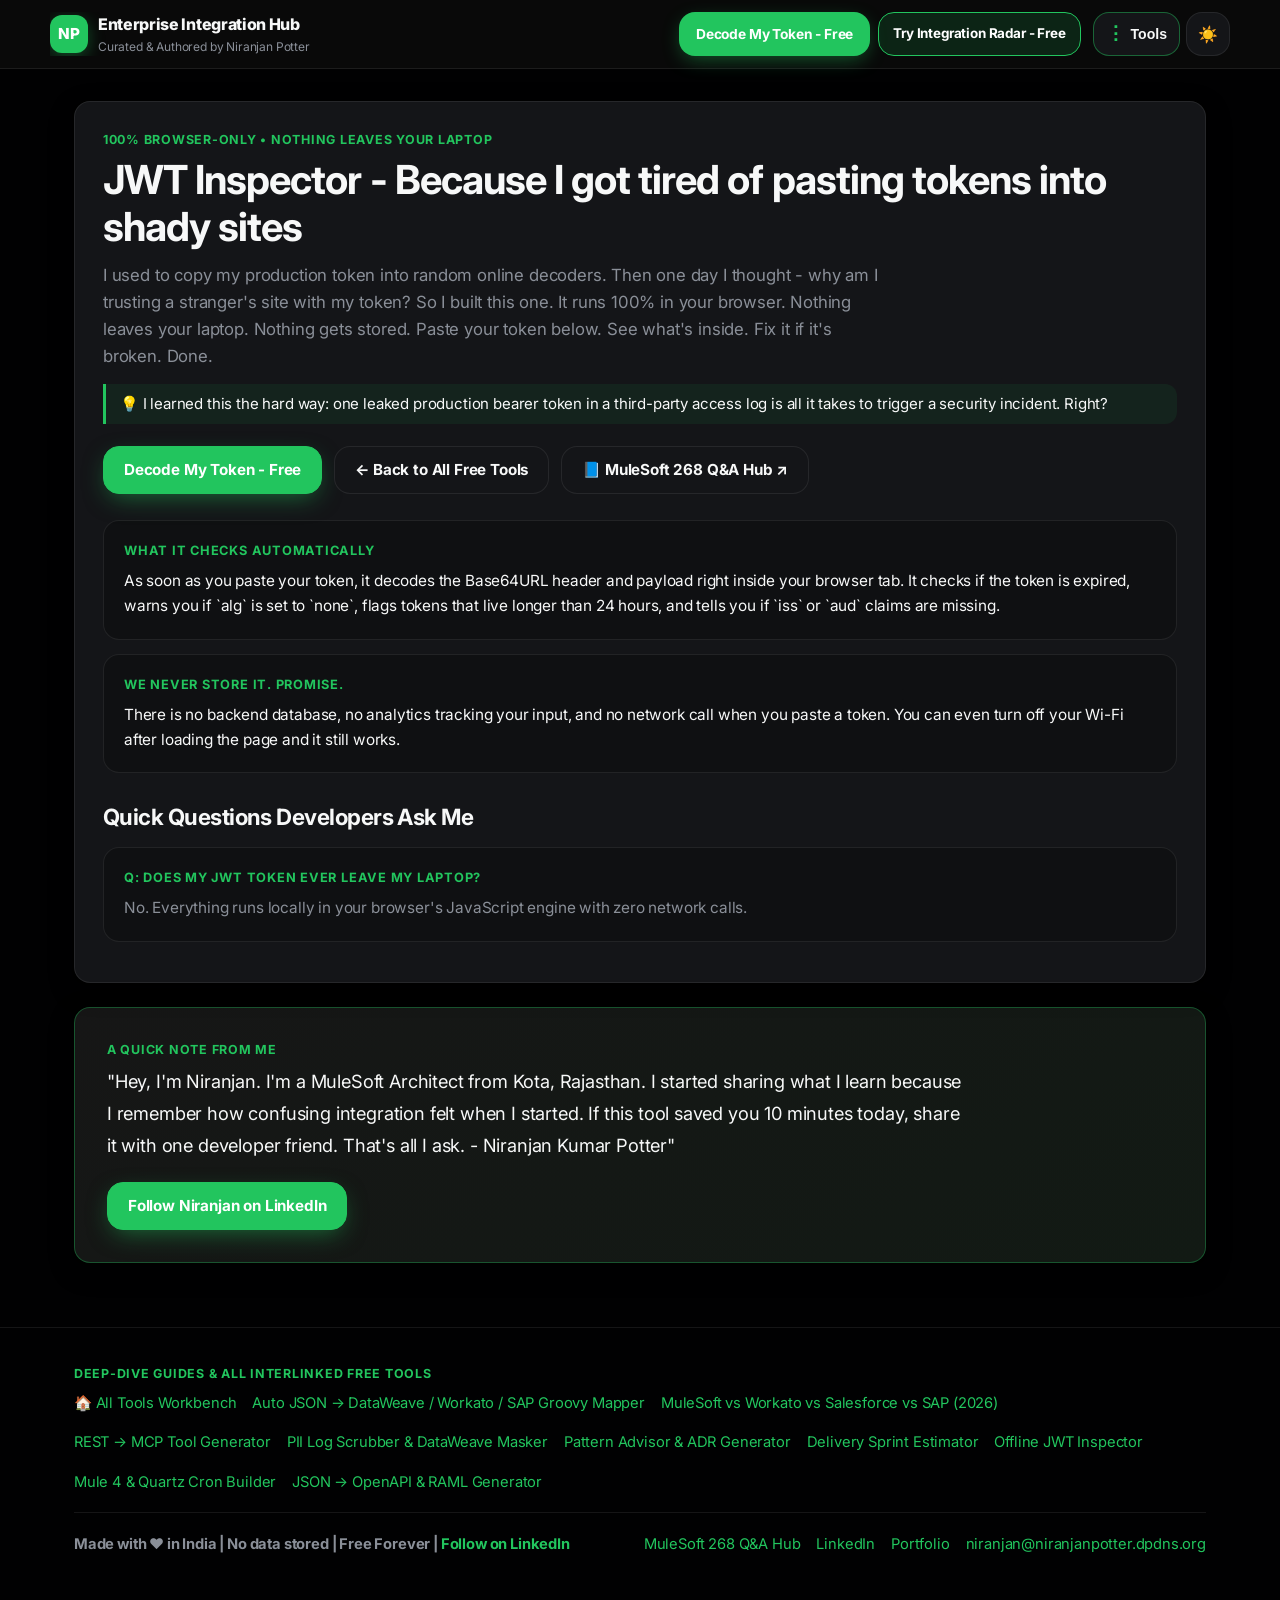
<file: offline-jwt-decoder-security-auditor.html>
<!DOCTYPE html>
<html lang="en" data-theme="dark">
<head>
  <meta charset="UTF-8">
  <meta name="viewport" content="width=device-width, initial-scale=1.0">
  <title>Offline JWT Inspector & Security Auditor | Enterprise Integration Hub</title>
  <meta name="description" content="100% browser-only JWT decoder and security auditor. Inspect headers, claims &amp; expiry safely without sending production tokens to any server.">
  <link rel="canonical" href="https://niranjanpotter.dpdns.org/offline-jwt-decoder-security-auditor.html">
  <meta property="og:title" content="JWT Inspector - 100% Client-Side Offline Token Decoder">
  <meta property="og:description" content="I used to copy my production token into random online decoders. Then I built this 100% browser-only JWT Inspector. Nothing leaves your laptop. Nothing gets stored.">
  <meta property="og:type" content="article">
  <meta property="og:url" content="https://niranjanpotter.dpdns.org/offline-jwt-decoder-security-auditor.html">
  <meta property="og:image" content="https://niranjanpotter.dpdns.org/assets/og-card.svg">
  <meta name="twitter:card" content="summary_large_image">
  <meta name="twitter:title" content="JWT Inspector - 100% Client-Side Offline Token Decoder">
  <meta name="twitter:description" content="I used to copy my production token into random online decoders. Then I built this 100% browser-only JWT Inspector. Nothing leaves your laptop. Nothing gets stored.">
  <meta name="twitter:image" content="https://niranjanpotter.dpdns.org/assets/og-card.svg">
  <link rel="icon" type="image/svg+xml" href="data:image/svg+xml,%3Csvg xmlns='http://www.w3.org/2000/svg' viewBox='0 0 64 64'%3E%3Crect width='64' height='64' rx='16' fill='%230A0A0A'/%3E%3Crect x='6' y='6' width='52' height='52' rx='12' fill='%2322c55e'/%3E%3Cpath d='M18 20h28v6H25v6h18v6H25v6h21v6H18z' fill='%23FFFFFF'/%3E%3C/svg%3E">
  <link rel="preconnect" href="https://fonts.googleapis.com">
  <link rel="preconnect" href="https://fonts.gstatic.com" crossorigin>
  <link href="https://fonts.googleapis.com/css2?family=Inter:wght@400;500;600;700;800&family=JetBrains+Mono:wght@400;600;700&display=swap" rel="stylesheet">
  <link rel="stylesheet" href="assets/styles.css?v=8">
  <script src="assets/app.js?v=7" defer></script>
<script type="application/ld+json">{"@context": "https://schema.org", "@graph": [{"@type": "TechArticle", "headline": "JWT Inspector - 100% Client-Side Offline Token Decoder", "description": "I used to copy my production token into random online decoders. Then I built this 100% browser-only JWT Inspector. Nothing leaves your laptop. Nothing gets stored.", "url": "https://niranjanpotter.dpdns.org/offline-jwt-decoder-security-auditor.html", "author": {"@type": "Person", "name": "Niranjan Kumar Potter", "url": "https://niranjanprofile.vercel.app/"}, "datePublished": "2026-11-22", "dateModified": "2026-11-23"}, {"@type": "FAQPage", "mainEntity": [{"@type": "Question", "name": "Does my JWT token ever leave my laptop?", "acceptedAnswer": {"@type": "Answer", "text": "No. Everything runs locally in your browser's JavaScript engine with zero network calls."}}]}]}</script>
</head>
<body>
    <header class="site-header">
    <div class="container header-inner">
      <a class="brand" href="index.html">
        <span class="brand-mark" aria-hidden="true">NP</span>
        <span class="brand-text">
          <span class="brand-title">Enterprise Integration Hub</span>
          <span class="brand-sub">Curated &amp; Authored by Niranjan Potter</span>
        </span>
      </a>
      <div class="header-ctas">
        <a class="cta-sticky-primary" href="index.html#util-jwt">Decode My Token - Free</a>
        <a class="cta-sticky-secondary" href="index.html#platform-radar">Try Integration Radar - Free</a>
      </div>
      <div class="header-right">
        <button type="button" class="dots-menu-btn" id="dots-tool-btn" onclick="toggleDotsMenu()" aria-label="Choose a tool from list" aria-expanded="false" title="Quick Tool Switcher (Choose any tool)">
          <span class="dots-icon" aria-hidden="true">⋮</span>
          <span class="dots-label-txt">Tools</span>
        </button>
        <button type="button" class="icon-btn" id="theme-toggle" onclick="toggleTheme()" aria-label="Toggle theme" title="Toggle Dark/Light Theme">☀️</button>
      </div>
    </div>
    <div class="dots-tool-drawer" id="dots-tool-drawer" role="region" aria-label="Quick Tool Switcher">
      <div class="container">
        <div class="dots-tool-head">
          <div>
            <div class="section-kicker" style="margin-bottom:2px;">⋮ Quick Tool Switcher • Jump Straight to Any Tool</div>
            <strong style="font-size:1rem;">Select any interactive tool or standalone guide below:</strong>
          </div>
          <input type="search" id="dots-search-input" class="dots-search-input" oninput="filterDotsTools(this.value)" placeholder="🔍 Filter 15 tools (e.g. DataWeave, JWT, DNS, MCP, SAP, Cron)...">
          <button type="button" class="btn btn-sm" onclick="toggleDotsMenu(false)">✕ Close</button>
        </div>
        <div class="dots-tool-grid" id="dots-tool-grid">
          <a class="dots-tool-item" href="index.html#util-jwt"><span class="dots-tool-title">🔐 1. JWT Inspector &amp; Security Auditor</span><span class="dots-tool-sub">100% browser-side token decoder &amp; expiry check</span></a>
          <a class="dots-tool-item" href="index.html#util-mapper"><span class="dots-tool-title">🧬 2. Auto JSON-to-JSON Mapper</span><span class="dots-tool-sub">Source + Target JSON → DataWeave 2.0, Workato &amp; SAP Groovy</span></a>
          <a class="dots-tool-item" href="index.html#util-verify"><span class="dots-tool-title">🌐 3. Real-Time Website, CORS &amp; DNS Verifier</span><span class="dots-tool-sub">Live HTTPS latency, CORS check &amp; Cloudflare 1.1.1.1 DNS</span></a>
          <a class="dots-tool-item" href="index.html#util-mcp"><span class="dots-tool-title">🤖 4. REST → MCP Tool Schema Generator</span><span class="dots-tool-sub">Convert REST JSON to AI Agent MCP inputSchema</span></a>
          <a class="dots-tool-item" href="index.html#util-pii"><span class="dots-tool-title">🛡️ 5. Offline PII Log Scrubber &amp; Masker</span><span class="dots-tool-sub">Redact emails, cards, SSNs &amp; tokens + DataWeave 2.0 script</span></a>
          <a class="dots-tool-item" href="index.html#util-cron"><span class="dots-tool-title">⏱️ 6. Mule 4 &amp; Quartz Cron Builder</span><span class="dots-tool-sub">6-field Quartz &amp; 5-field Linux cron translator + XML</span></a>
          <a class="dots-tool-item" href="index.html#util-spec"><span class="dots-tool-title">📄 7. JSON → OpenAPI 3.0 &amp; RAML 1.0</span><span class="dots-tool-sub">Infer OpenAPI 3.0 YAML or RAML 1.0 DataType from JSON</span></a>
          <a class="dots-tool-item" href="index.html#util-http"><span class="dots-tool-title">🚦 8. HTTP Status &amp; Retry Cheat Sheet</span><span class="dots-tool-sub">HTTP status retry rules, backoff &amp; DLQ routing</span></a>
          <a class="dots-tool-item" href="index.html#platform-radar"><span class="dots-tool-title">🛰️ 9. 2026 Cross-Platform Radar</span><span class="dots-tool-sub">MuleSoft vs Workato vs Salesforce Agentforce vs SAP</span></a>
          <a class="dots-tool-item" href="index.html#pattern-advisor"><span class="dots-tool-title">🧭 10. Pattern Advisor &amp; ADR Generator</span><span class="dots-tool-sub">Generate a 1-click Markdown ADR for your scenario</span></a>
          <a class="dots-tool-item" href="index.html#blueprints"><span class="dots-tool-title">📐 11. Production Reference Blueprints</span><span class="dots-tool-sub">4 architecture SVG diagrams: SF↔SAP, Migration, MCP &amp; Mesh</span></a>
          <a class="dots-tool-item" href="index.html#delivery-estimator"><span class="dots-tool-title">📊 12. Delivery &amp; Sprint Estimator</span><span class="dots-tool-sub">Calculate sprints, API counts &amp; QA buffer for SOW / Jira</span></a>
          <a class="dots-tool-item" href="index.html#readiness-audit"><span class="dots-tool-title">✅ 13. 60-Second Readiness Scorecard</span><span class="dots-tool-sub">8-point pre-launch production resilience check</span></a>
          <a class="dots-tool-item" href="https://niranjanpotter.github.io/" target="_blank" rel="noopener noreferrer"><span class="dots-tool-title">📘 14. MuleSoft 268 Q&amp;A Interview Hub ↗</span><span class="dots-tool-sub">Interactive Mule 4, DataWeave 2.0 &amp; CloudHub 2.0 simulator</span></a>
          <a class="dots-tool-item" href="https://niranjanprofile.vercel.app/" target="_blank" rel="noopener noreferrer"><span class="dots-tool-title">🌐 15. Niranjan's Architect Portfolio ↗</span><span class="dots-tool-sub">Certifications, integration case studies &amp; contact</span></a>
        </div>
      </div>
    </div>
  </header>
  <main class="section">
    <div class="container">
      <div class="section-card">
        <div class="section-kicker">100% Browser-Only • Nothing Leaves Your Laptop</div>
        <h1 style="margin:0 0 12px; font-size:clamp(1.75rem,3.4vw,2.5rem); line-height:1.18;">JWT Inspector - Because I got tired of pasting tokens into shady sites</h1>
        <p style="color:var(--text-muted); font-size:1.05rem; max-width:780px; margin:0 0 14px;">I used to copy my production token into random online decoders. Then one day I thought - why am I trusting a stranger&#x27;s site with my token? So I built this one. It runs 100% in your browser. Nothing leaves your laptop. Nothing gets stored. Paste your token below. See what&#x27;s inside. Fix it if it&#x27;s broken. Done.</p>
        <p class="personal-note" style="margin-bottom:22px !important;">💡 I learned this the hard way: one leaked production bearer token in a third-party access log is all it takes to trigger a security incident. Right?</p>
        <div class="hero-actions" style="margin-bottom:26px;">
          <a class="btn btn-primary" href="index.html#util-jwt">Decode My Token - Free</a>
          <a class="btn" href="index.html">← Back to All Free Tools</a>
          <a class="btn" href="https://niranjanpotter.github.io/" target="_blank" rel="noopener noreferrer">📘 MuleSoft 268 Q&amp;A Hub ↗</a>
        </div>
        <div class="result-box" style="margin-bottom:14px;"><h3>What It Checks Automatically</h3><p style="color:var(--text);">As soon as you paste your token, it decodes the Base64URL header and payload right inside your browser tab. It checks if the token is expired, warns you if `alg` is set to `none`, flags tokens that live longer than 24 hours, and tells you if `iss` or `aud` claims are missing.</p></div>
<div class="result-box" style="margin-bottom:14px;"><h3>We Never Store It. Promise.</h3><p style="color:var(--text);">There is no backend database, no analytics tracking your input, and no network call when you paste a token. You can even turn off your Wi-Fi after loading the page and it still works.</p></div>
        <h2 style="margin:26px 0 12px; font-size:1.4rem;">Quick Questions Developers Ask Me</h2>
        <div class="result-box" style="margin-bottom:12px;"><h3>Q: Does my JWT token ever leave my laptop?</h3><p>No. Everything runs locally in your browser&#x27;s JavaScript engine with zero network calls.</p></div>
      </div>

      <div class="founder-card" style="margin-top:24px;">
        <div class="section-kicker">A Quick Note From Me</div>
        <p class="founder-quote">
          "Hey, I'm Niranjan. I'm a MuleSoft Architect from Kota, Rajasthan. I started sharing what I learn because I remember how confusing integration felt when I started. If this tool saved you 10 minutes today, share it with one developer friend. That's all I ask. - Niranjan Kumar Potter"
        </p>
        <a class="btn btn-primary" href="https://www.linkedin.com/in/niranjan-potter-551b49171" target="_blank" rel="noopener noreferrer">Follow Niranjan on LinkedIn</a>
      </div>
    </div>
  </main>
    <footer class="site-footer">
    <div class="container">
      <div style="margin-bottom:20px; padding-bottom:18px; border-bottom:1px solid var(--border);">
        <div class="section-kicker" style="margin-bottom:8px;">Deep-Dive Guides &amp; All Interlinked Free Tools</div>
        <div class="footer-links">
          <a href="index.html">🏠 All Tools Workbench</a>
          <a href="auto-json-to-dataweave-workato-sap-groovy-mapper.html">Auto JSON → DataWeave / Workato / SAP Groovy Mapper</a>
          <a href="mulesoft-vs-workato-vs-salesforce-vs-sap-2026.html">MuleSoft vs Workato vs Salesforce vs SAP (2026)</a>
          <a href="rest-to-mcp-tool-schema-generator.html">REST → MCP Tool Generator</a>
          <a href="offline-pii-log-scrubber-dataweave-masking.html">PII Log Scrubber &amp; DataWeave Masker</a>
          <a href="integration-pattern-advisor-adr-generator.html">Pattern Advisor &amp; ADR Generator</a>
          <a href="integration-delivery-sprint-estimator.html">Delivery Sprint Estimator</a>
          <a href="offline-jwt-decoder-security-auditor.html">Offline JWT Inspector</a>
          <a href="mule4-quartz-cron-expression-builder.html">Mule 4 &amp; Quartz Cron Builder</a>
          <a href="json-to-openapi-raml-schema-generator.html">JSON → OpenAPI &amp; RAML Generator</a>
        </div>
      </div>
      <div class="footer-inner">
        <div>
          <strong>Made with ❤️ in India | No data stored | Free Forever | <a href="https://www.linkedin.com/in/niranjan-potter-551b49171" target="_blank" rel="noopener noreferrer">Follow on LinkedIn</a></strong>
        </div>
        <div class="footer-links">
          <a href="https://niranjanpotter.github.io/" target="_blank" rel="noopener noreferrer">MuleSoft 268 Q&amp;A Hub</a>
          <a href="https://www.linkedin.com/in/niranjan-potter-551b49171" target="_blank" rel="noopener noreferrer">LinkedIn</a>
          <a href="https://niranjanprofile.vercel.app/" target="_blank" rel="noopener noreferrer">Portfolio</a>
          <a href="mailto:niranjan@niranjanpotter.dpdns.org">niranjan@niranjanpotter.dpdns.org</a>
        </div>
      </div>
    </div>
  </footer>
</body>
</html>
</file>
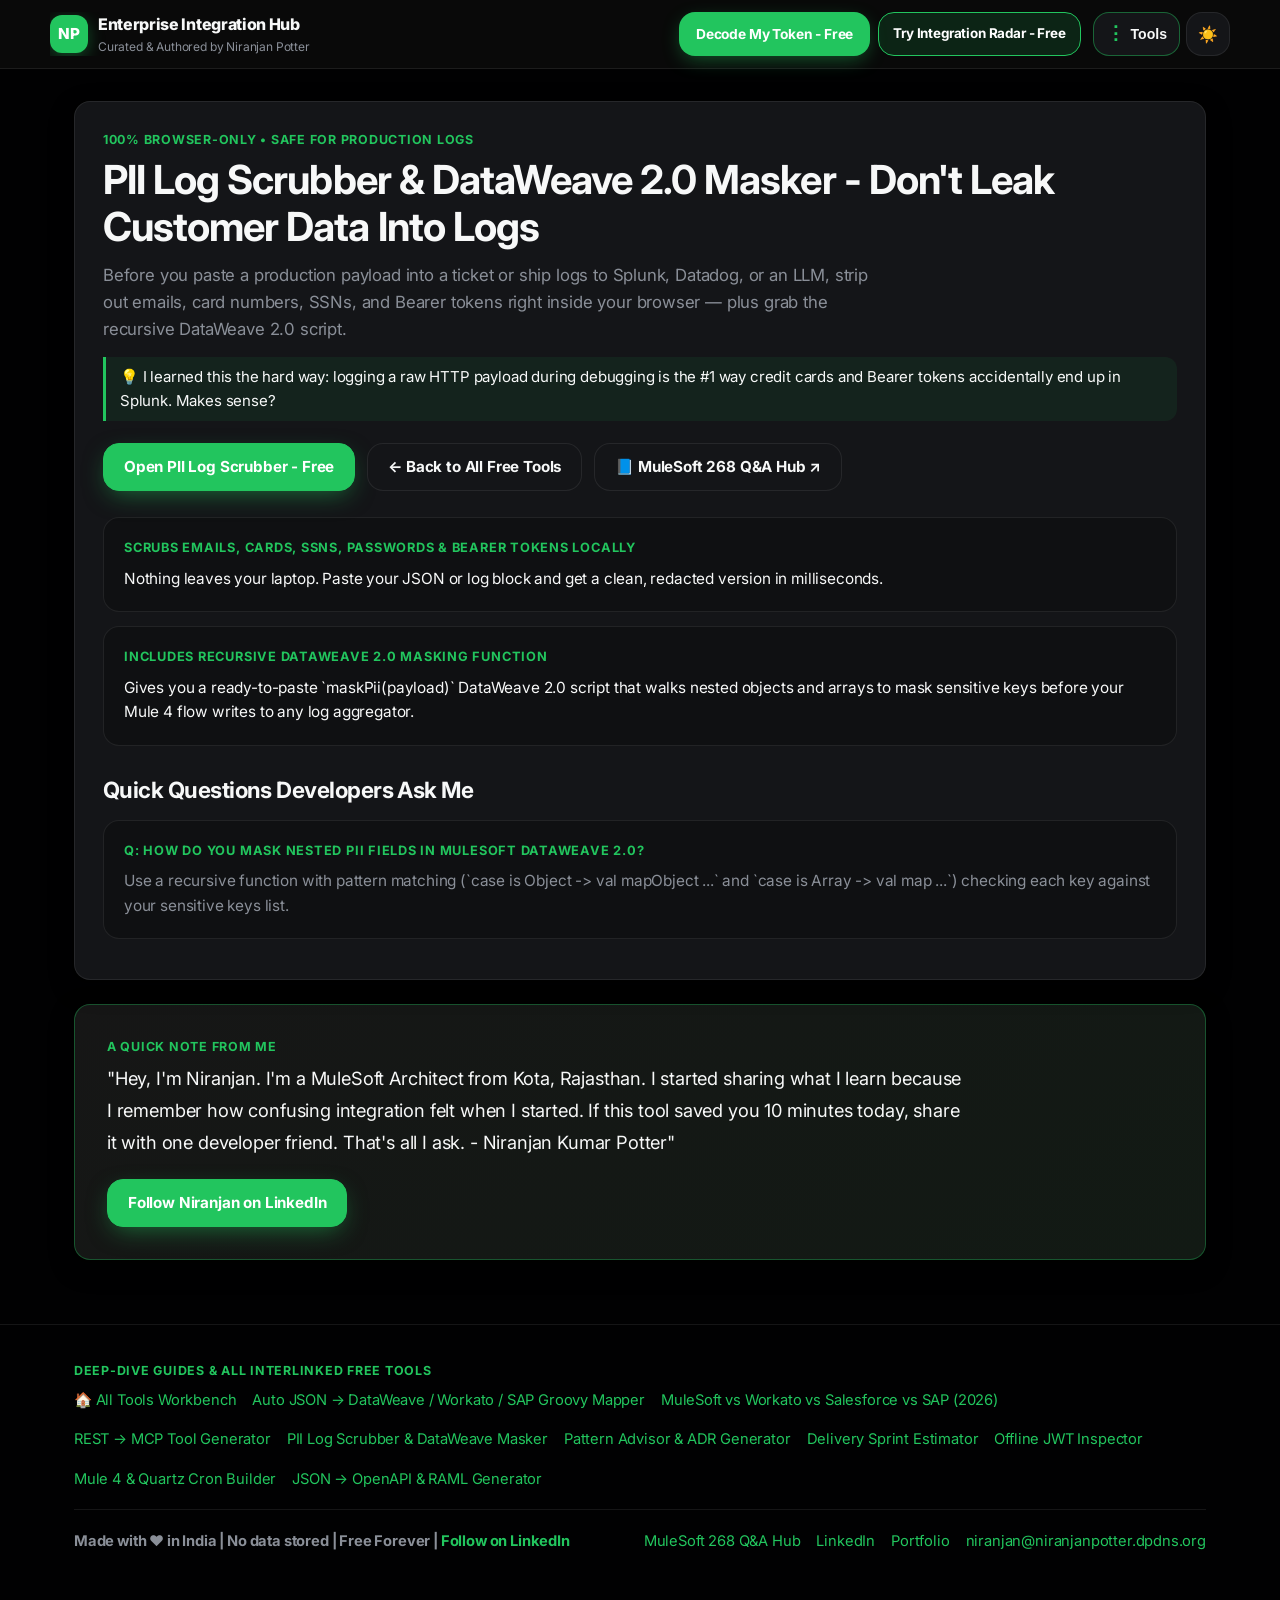
<file: offline-pii-log-scrubber-dataweave-masking.html>
<!DOCTYPE html>
<html lang="en" data-theme="dark">
<head>
  <meta charset="UTF-8">
  <meta name="viewport" content="width=device-width, initial-scale=1.0">
  <title>Offline PII Scrubber & DataWeave Masker | Enterprise Integration Hub</title>
  <meta name="description" content="Scrub emails, credit cards, SSNs &amp; Bearer tokens from JSON logs locally in your browser and copy a recursive DataWeave 2.0 PII masking script.">
  <link rel="canonical" href="https://niranjanpotter.dpdns.org/offline-pii-log-scrubber-dataweave-masking.html">
  <meta property="og:title" content="100% Offline JSON PII Log Scrubber &amp; DataWeave 2.0 Masking Script">
  <meta property="og:description" content="Scrub emails, credit cards, SSNs, secrets, and Bearer tokens from JSON logs locally in your browser and get a copy-ready recursive DataWeave 2.0 PII masking script.">
  <meta property="og:type" content="article">
  <meta property="og:url" content="https://niranjanpotter.dpdns.org/offline-pii-log-scrubber-dataweave-masking.html">
  <meta property="og:image" content="https://niranjanpotter.dpdns.org/assets/og-card.svg">
  <meta name="twitter:card" content="summary_large_image">
  <meta name="twitter:title" content="100% Offline JSON PII Log Scrubber &amp; DataWeave 2.0 Masking Script">
  <meta name="twitter:description" content="Scrub emails, credit cards, SSNs, secrets, and Bearer tokens from JSON logs locally in your browser and get a copy-ready recursive DataWeave 2.0 PII masking script.">
  <meta name="twitter:image" content="https://niranjanpotter.dpdns.org/assets/og-card.svg">
  <link rel="icon" type="image/svg+xml" href="data:image/svg+xml,%3Csvg xmlns='http://www.w3.org/2000/svg' viewBox='0 0 64 64'%3E%3Crect width='64' height='64' rx='16' fill='%230A0A0A'/%3E%3Crect x='6' y='6' width='52' height='52' rx='12' fill='%2322c55e'/%3E%3Cpath d='M18 20h28v6H25v6h18v6H25v6h21v6H18z' fill='%23FFFFFF'/%3E%3C/svg%3E">
  <link rel="preconnect" href="https://fonts.googleapis.com">
  <link rel="preconnect" href="https://fonts.gstatic.com" crossorigin>
  <link href="https://fonts.googleapis.com/css2?family=Inter:wght@400;500;600;700;800&family=JetBrains+Mono:wght@400;600;700&display=swap" rel="stylesheet">
  <link rel="stylesheet" href="assets/styles.css?v=8">
  <script src="assets/app.js?v=7" defer></script>
<script type="application/ld+json">{"@context": "https://schema.org", "@graph": [{"@type": "TechArticle", "headline": "100% Offline JSON PII Log Scrubber & DataWeave 2.0 Masking Script", "description": "Scrub emails, credit cards, SSNs, secrets, and Bearer tokens from JSON logs locally in your browser and get a copy-ready recursive DataWeave 2.0 PII masking script.", "url": "https://niranjanpotter.dpdns.org/offline-pii-log-scrubber-dataweave-masking.html", "author": {"@type": "Person", "name": "Niranjan Kumar Potter", "url": "https://niranjanprofile.vercel.app/"}, "datePublished": "2026-11-23", "dateModified": "2026-11-23"}, {"@type": "FAQPage", "mainEntity": [{"@type": "Question", "name": "How do you mask nested PII fields in MuleSoft DataWeave 2.0?", "acceptedAnswer": {"@type": "Answer", "text": "Use a recursive function with pattern matching (`case is Object -> val mapObject ...` and `case is Array -> val map ...`) checking each key against your sensitive keys list."}}]}]}</script>
</head>
<body>
    <header class="site-header">
    <div class="container header-inner">
      <a class="brand" href="index.html">
        <span class="brand-mark" aria-hidden="true">NP</span>
        <span class="brand-text">
          <span class="brand-title">Enterprise Integration Hub</span>
          <span class="brand-sub">Curated &amp; Authored by Niranjan Potter</span>
        </span>
      </a>
      <div class="header-ctas">
        <a class="cta-sticky-primary" href="index.html#util-jwt">Decode My Token - Free</a>
        <a class="cta-sticky-secondary" href="index.html#platform-radar">Try Integration Radar - Free</a>
      </div>
      <div class="header-right">
        <button type="button" class="dots-menu-btn" id="dots-tool-btn" onclick="toggleDotsMenu()" aria-label="Choose a tool from list" aria-expanded="false" title="Quick Tool Switcher (Choose any tool)">
          <span class="dots-icon" aria-hidden="true">⋮</span>
          <span class="dots-label-txt">Tools</span>
        </button>
        <button type="button" class="icon-btn" id="theme-toggle" onclick="toggleTheme()" aria-label="Toggle theme" title="Toggle Dark/Light Theme">☀️</button>
      </div>
    </div>
    <div class="dots-tool-drawer" id="dots-tool-drawer" role="region" aria-label="Quick Tool Switcher">
      <div class="container">
        <div class="dots-tool-head">
          <div>
            <div class="section-kicker" style="margin-bottom:2px;">⋮ Quick Tool Switcher • Jump Straight to Any Tool</div>
            <strong style="font-size:1rem;">Select any interactive tool or standalone guide below:</strong>
          </div>
          <input type="search" id="dots-search-input" class="dots-search-input" oninput="filterDotsTools(this.value)" placeholder="🔍 Filter 15 tools (e.g. DataWeave, JWT, DNS, MCP, SAP, Cron)...">
          <button type="button" class="btn btn-sm" onclick="toggleDotsMenu(false)">✕ Close</button>
        </div>
        <div class="dots-tool-grid" id="dots-tool-grid">
          <a class="dots-tool-item" href="index.html#util-jwt"><span class="dots-tool-title">🔐 1. JWT Inspector &amp; Security Auditor</span><span class="dots-tool-sub">100% browser-side token decoder &amp; expiry check</span></a>
          <a class="dots-tool-item" href="index.html#util-mapper"><span class="dots-tool-title">🧬 2. Auto JSON-to-JSON Mapper</span><span class="dots-tool-sub">Source + Target JSON → DataWeave 2.0, Workato &amp; SAP Groovy</span></a>
          <a class="dots-tool-item" href="index.html#util-verify"><span class="dots-tool-title">🌐 3. Real-Time Website, CORS &amp; DNS Verifier</span><span class="dots-tool-sub">Live HTTPS latency, CORS check &amp; Cloudflare 1.1.1.1 DNS</span></a>
          <a class="dots-tool-item" href="index.html#util-mcp"><span class="dots-tool-title">🤖 4. REST → MCP Tool Schema Generator</span><span class="dots-tool-sub">Convert REST JSON to AI Agent MCP inputSchema</span></a>
          <a class="dots-tool-item" href="index.html#util-pii"><span class="dots-tool-title">🛡️ 5. Offline PII Log Scrubber &amp; Masker</span><span class="dots-tool-sub">Redact emails, cards, SSNs &amp; tokens + DataWeave 2.0 script</span></a>
          <a class="dots-tool-item" href="index.html#util-cron"><span class="dots-tool-title">⏱️ 6. Mule 4 &amp; Quartz Cron Builder</span><span class="dots-tool-sub">6-field Quartz &amp; 5-field Linux cron translator + XML</span></a>
          <a class="dots-tool-item" href="index.html#util-spec"><span class="dots-tool-title">📄 7. JSON → OpenAPI 3.0 &amp; RAML 1.0</span><span class="dots-tool-sub">Infer OpenAPI 3.0 YAML or RAML 1.0 DataType from JSON</span></a>
          <a class="dots-tool-item" href="index.html#util-http"><span class="dots-tool-title">🚦 8. HTTP Status &amp; Retry Cheat Sheet</span><span class="dots-tool-sub">HTTP status retry rules, backoff &amp; DLQ routing</span></a>
          <a class="dots-tool-item" href="index.html#platform-radar"><span class="dots-tool-title">🛰️ 9. 2026 Cross-Platform Radar</span><span class="dots-tool-sub">MuleSoft vs Workato vs Salesforce Agentforce vs SAP</span></a>
          <a class="dots-tool-item" href="index.html#pattern-advisor"><span class="dots-tool-title">🧭 10. Pattern Advisor &amp; ADR Generator</span><span class="dots-tool-sub">Generate a 1-click Markdown ADR for your scenario</span></a>
          <a class="dots-tool-item" href="index.html#blueprints"><span class="dots-tool-title">📐 11. Production Reference Blueprints</span><span class="dots-tool-sub">4 architecture SVG diagrams: SF↔SAP, Migration, MCP &amp; Mesh</span></a>
          <a class="dots-tool-item" href="index.html#delivery-estimator"><span class="dots-tool-title">📊 12. Delivery &amp; Sprint Estimator</span><span class="dots-tool-sub">Calculate sprints, API counts &amp; QA buffer for SOW / Jira</span></a>
          <a class="dots-tool-item" href="index.html#readiness-audit"><span class="dots-tool-title">✅ 13. 60-Second Readiness Scorecard</span><span class="dots-tool-sub">8-point pre-launch production resilience check</span></a>
          <a class="dots-tool-item" href="https://niranjanpotter.github.io/" target="_blank" rel="noopener noreferrer"><span class="dots-tool-title">📘 14. MuleSoft 268 Q&amp;A Interview Hub ↗</span><span class="dots-tool-sub">Interactive Mule 4, DataWeave 2.0 &amp; CloudHub 2.0 simulator</span></a>
          <a class="dots-tool-item" href="https://niranjanprofile.vercel.app/" target="_blank" rel="noopener noreferrer"><span class="dots-tool-title">🌐 15. Niranjan's Architect Portfolio ↗</span><span class="dots-tool-sub">Certifications, integration case studies &amp; contact</span></a>
        </div>
      </div>
    </div>
  </header>
  <main class="section">
    <div class="container">
      <div class="section-card">
        <div class="section-kicker">100% Browser-Only • Safe for Production Logs</div>
        <h1 style="margin:0 0 12px; font-size:clamp(1.75rem,3.4vw,2.5rem); line-height:1.18;">PII Log Scrubber &amp; DataWeave 2.0 Masker - Don&#x27;t Leak Customer Data Into Logs</h1>
        <p style="color:var(--text-muted); font-size:1.05rem; max-width:780px; margin:0 0 14px;">Before you paste a production payload into a ticket or ship logs to Splunk, Datadog, or an LLM, strip out emails, card numbers, SSNs, and Bearer tokens right inside your browser — plus grab the recursive DataWeave 2.0 script.</p>
        <p class="personal-note" style="margin-bottom:22px !important;">💡 I learned this the hard way: logging a raw HTTP payload during debugging is the #1 way credit cards and Bearer tokens accidentally end up in Splunk. Makes sense?</p>
        <div class="hero-actions" style="margin-bottom:26px;">
          <a class="btn btn-primary" href="index.html#util-pii">Open PII Log Scrubber - Free</a>
          <a class="btn" href="index.html">← Back to All Free Tools</a>
          <a class="btn" href="https://niranjanpotter.github.io/" target="_blank" rel="noopener noreferrer">📘 MuleSoft 268 Q&amp;A Hub ↗</a>
        </div>
        <div class="result-box" style="margin-bottom:14px;"><h3>Scrubs Emails, Cards, SSNs, Passwords &amp; Bearer Tokens Locally</h3><p style="color:var(--text);">Nothing leaves your laptop. Paste your JSON or log block and get a clean, redacted version in milliseconds.</p></div>
<div class="result-box" style="margin-bottom:14px;"><h3>Includes Recursive DataWeave 2.0 Masking Function</h3><p style="color:var(--text);">Gives you a ready-to-paste `maskPii(payload)` DataWeave 2.0 script that walks nested objects and arrays to mask sensitive keys before your Mule 4 flow writes to any log aggregator.</p></div>
        <h2 style="margin:26px 0 12px; font-size:1.4rem;">Quick Questions Developers Ask Me</h2>
        <div class="result-box" style="margin-bottom:12px;"><h3>Q: How do you mask nested PII fields in MuleSoft DataWeave 2.0?</h3><p>Use a recursive function with pattern matching (`case is Object -&gt; val mapObject ...` and `case is Array -&gt; val map ...`) checking each key against your sensitive keys list.</p></div>
      </div>
      <div class="founder-card" style="margin-top:24px;">
        <div class="section-kicker">A Quick Note From Me</div>
        <p class="founder-quote">
          "Hey, I'm Niranjan. I'm a MuleSoft Architect from Kota, Rajasthan. I started sharing what I learn because I remember how confusing integration felt when I started. If this tool saved you 10 minutes today, share it with one developer friend. That's all I ask. - Niranjan Kumar Potter"
        </p>
        <a class="btn btn-primary" href="https://www.linkedin.com/in/niranjan-potter-551b49171" target="_blank" rel="noopener noreferrer">Follow Niranjan on LinkedIn</a>
      </div>
    </div>
  </main>
    <footer class="site-footer">
    <div class="container">
      <div style="margin-bottom:20px; padding-bottom:18px; border-bottom:1px solid var(--border);">
        <div class="section-kicker" style="margin-bottom:8px;">Deep-Dive Guides &amp; All Interlinked Free Tools</div>
        <div class="footer-links">
          <a href="index.html">🏠 All Tools Workbench</a>
          <a href="auto-json-to-dataweave-workato-sap-groovy-mapper.html">Auto JSON → DataWeave / Workato / SAP Groovy Mapper</a>
          <a href="mulesoft-vs-workato-vs-salesforce-vs-sap-2026.html">MuleSoft vs Workato vs Salesforce vs SAP (2026)</a>
          <a href="rest-to-mcp-tool-schema-generator.html">REST → MCP Tool Generator</a>
          <a href="offline-pii-log-scrubber-dataweave-masking.html">PII Log Scrubber &amp; DataWeave Masker</a>
          <a href="integration-pattern-advisor-adr-generator.html">Pattern Advisor &amp; ADR Generator</a>
          <a href="integration-delivery-sprint-estimator.html">Delivery Sprint Estimator</a>
          <a href="offline-jwt-decoder-security-auditor.html">Offline JWT Inspector</a>
          <a href="mule4-quartz-cron-expression-builder.html">Mule 4 &amp; Quartz Cron Builder</a>
          <a href="json-to-openapi-raml-schema-generator.html">JSON → OpenAPI &amp; RAML Generator</a>
        </div>
      </div>
      <div class="footer-inner">
        <div>
          <strong>Made with ❤️ in India | No data stored | Free Forever | <a href="https://www.linkedin.com/in/niranjan-potter-551b49171" target="_blank" rel="noopener noreferrer">Follow on LinkedIn</a></strong>
        </div>
        <div class="footer-links">
          <a href="https://niranjanpotter.github.io/" target="_blank" rel="noopener noreferrer">MuleSoft 268 Q&amp;A Hub</a>
          <a href="https://www.linkedin.com/in/niranjan-potter-551b49171" target="_blank" rel="noopener noreferrer">LinkedIn</a>
          <a href="https://niranjanprofile.vercel.app/" target="_blank" rel="noopener noreferrer">Portfolio</a>
          <a href="mailto:niranjan@niranjanpotter.dpdns.org">niranjan@niranjanpotter.dpdns.org</a>
        </div>
      </div>
    </div>
  </footer>
</body>
</html>
</file>
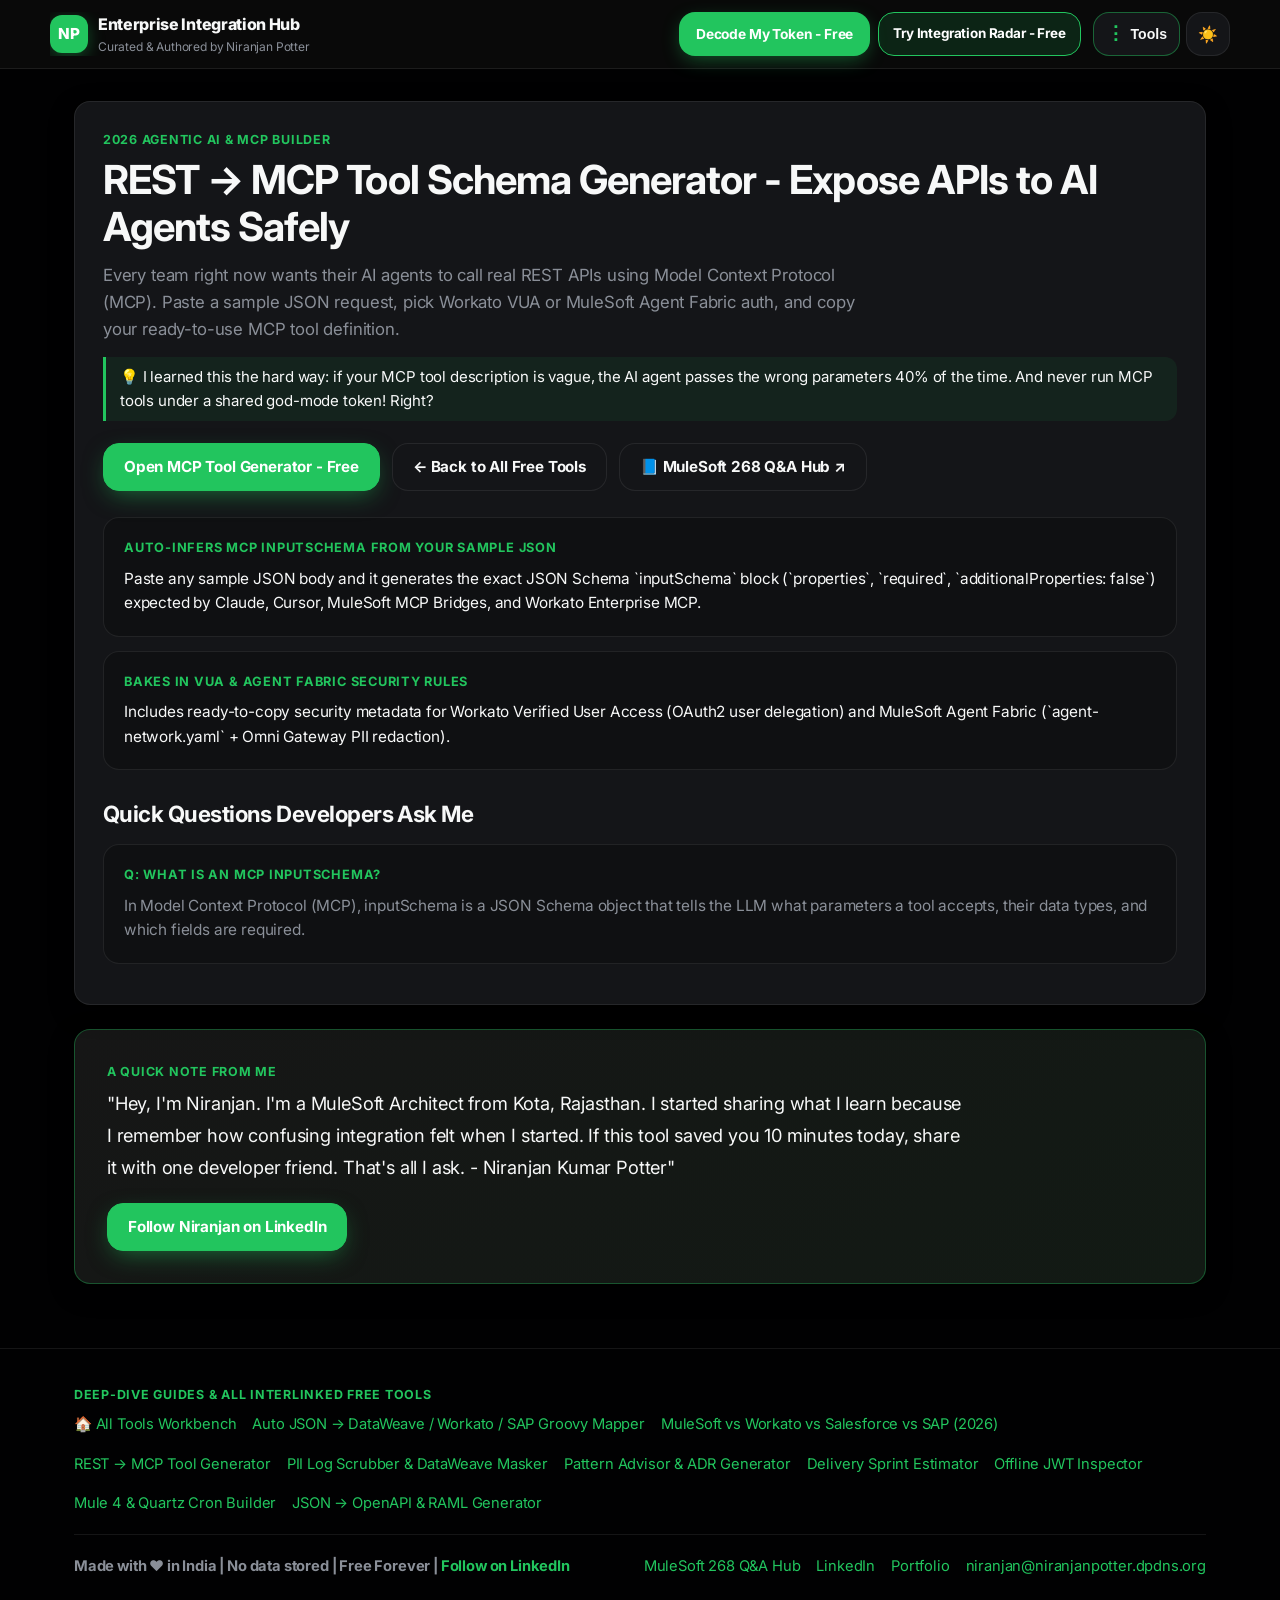
<file: rest-to-mcp-tool-schema-generator.html>
<!DOCTYPE html>
<html lang="en" data-theme="dark">
<head>
  <meta charset="UTF-8">
  <meta name="viewport" content="width=device-width, initial-scale=1.0">
  <title>REST to MCP Tool Schema Generator | Enterprise Integration Hub</title>
  <meta name="description" content="Convert any REST JSON payload into a Model Context Protocol (MCP) tool inputSchema with MuleSoft Agent Fabric &amp; Workato VUA config in-browser.">
  <link rel="canonical" href="https://niranjanpotter.dpdns.org/rest-to-mcp-tool-schema-generator.html">
  <meta property="og:title" content="Free REST / JSON to MCP (Model Context Protocol) Tool Schema Generator">
  <meta property="og:description" content="Turn any REST JSON payload into a Model Context Protocol (MCP) tool inputSchema plus MuleSoft Agent Fabric and Workato Verified User Access (VUA) config — 100% browser-only.">
  <meta property="og:type" content="article">
  <meta property="og:url" content="https://niranjanpotter.dpdns.org/rest-to-mcp-tool-schema-generator.html">
  <meta property="og:image" content="https://niranjanpotter.dpdns.org/assets/og-card.svg">
  <meta name="twitter:card" content="summary_large_image">
  <meta name="twitter:title" content="Free REST / JSON to MCP (Model Context Protocol) Tool Schema Generator">
  <meta name="twitter:description" content="Turn any REST JSON payload into a Model Context Protocol (MCP) tool inputSchema plus MuleSoft Agent Fabric and Workato Verified User Access (VUA) config — 100% browser-only.">
  <meta name="twitter:image" content="https://niranjanpotter.dpdns.org/assets/og-card.svg">
  <link rel="icon" type="image/svg+xml" href="data:image/svg+xml,%3Csvg xmlns='http://www.w3.org/2000/svg' viewBox='0 0 64 64'%3E%3Crect width='64' height='64' rx='16' fill='%230A0A0A'/%3E%3Crect x='6' y='6' width='52' height='52' rx='12' fill='%2322c55e'/%3E%3Cpath d='M18 20h28v6H25v6h18v6H25v6h21v6H18z' fill='%23FFFFFF'/%3E%3C/svg%3E">
  <link rel="preconnect" href="https://fonts.googleapis.com">
  <link rel="preconnect" href="https://fonts.gstatic.com" crossorigin>
  <link href="https://fonts.googleapis.com/css2?family=Inter:wght@400;500;600;700;800&family=JetBrains+Mono:wght@400;600;700&display=swap" rel="stylesheet">
  <link rel="stylesheet" href="assets/styles.css?v=8">
  <script src="assets/app.js?v=7" defer></script>
<script type="application/ld+json">{"@context": "https://schema.org", "@graph": [{"@type": "TechArticle", "headline": "Free REST / JSON to MCP (Model Context Protocol) Tool Schema Generator", "description": "Turn any REST JSON payload into a Model Context Protocol (MCP) tool inputSchema plus MuleSoft Agent Fabric and Workato Verified User Access (VUA) config — 100% browser-only.", "url": "https://niranjanpotter.dpdns.org/rest-to-mcp-tool-schema-generator.html", "author": {"@type": "Person", "name": "Niranjan Kumar Potter", "url": "https://niranjanprofile.vercel.app/"}, "datePublished": "2026-11-23", "dateModified": "2026-11-23"}, {"@type": "FAQPage", "mainEntity": [{"@type": "Question", "name": "What is an MCP inputSchema?", "acceptedAnswer": {"@type": "Answer", "text": "In Model Context Protocol (MCP), inputSchema is a JSON Schema object that tells the LLM what parameters a tool accepts, their data types, and which fields are required."}}]}]}</script>
</head>
<body>
    <header class="site-header">
    <div class="container header-inner">
      <a class="brand" href="index.html">
        <span class="brand-mark" aria-hidden="true">NP</span>
        <span class="brand-text">
          <span class="brand-title">Enterprise Integration Hub</span>
          <span class="brand-sub">Curated &amp; Authored by Niranjan Potter</span>
        </span>
      </a>
      <div class="header-ctas">
        <a class="cta-sticky-primary" href="index.html#util-jwt">Decode My Token - Free</a>
        <a class="cta-sticky-secondary" href="index.html#platform-radar">Try Integration Radar - Free</a>
      </div>
      <div class="header-right">
        <button type="button" class="dots-menu-btn" id="dots-tool-btn" onclick="toggleDotsMenu()" aria-label="Choose a tool from list" aria-expanded="false" title="Quick Tool Switcher (Choose any tool)">
          <span class="dots-icon" aria-hidden="true">⋮</span>
          <span class="dots-label-txt">Tools</span>
        </button>
        <button type="button" class="icon-btn" id="theme-toggle" onclick="toggleTheme()" aria-label="Toggle theme" title="Toggle Dark/Light Theme">☀️</button>
      </div>
    </div>
    <div class="dots-tool-drawer" id="dots-tool-drawer" role="region" aria-label="Quick Tool Switcher">
      <div class="container">
        <div class="dots-tool-head">
          <div>
            <div class="section-kicker" style="margin-bottom:2px;">⋮ Quick Tool Switcher • Jump Straight to Any Tool</div>
            <strong style="font-size:1rem;">Select any interactive tool or standalone guide below:</strong>
          </div>
          <input type="search" id="dots-search-input" class="dots-search-input" oninput="filterDotsTools(this.value)" placeholder="🔍 Filter 15 tools (e.g. DataWeave, JWT, DNS, MCP, SAP, Cron)...">
          <button type="button" class="btn btn-sm" onclick="toggleDotsMenu(false)">✕ Close</button>
        </div>
        <div class="dots-tool-grid" id="dots-tool-grid">
          <a class="dots-tool-item" href="index.html#util-jwt"><span class="dots-tool-title">🔐 1. JWT Inspector &amp; Security Auditor</span><span class="dots-tool-sub">100% browser-side token decoder &amp; expiry check</span></a>
          <a class="dots-tool-item" href="index.html#util-mapper"><span class="dots-tool-title">🧬 2. Auto JSON-to-JSON Mapper</span><span class="dots-tool-sub">Source + Target JSON → DataWeave 2.0, Workato &amp; SAP Groovy</span></a>
          <a class="dots-tool-item" href="index.html#util-verify"><span class="dots-tool-title">🌐 3. Real-Time Website, CORS &amp; DNS Verifier</span><span class="dots-tool-sub">Live HTTPS latency, CORS check &amp; Cloudflare 1.1.1.1 DNS</span></a>
          <a class="dots-tool-item" href="index.html#util-mcp"><span class="dots-tool-title">🤖 4. REST → MCP Tool Schema Generator</span><span class="dots-tool-sub">Convert REST JSON to AI Agent MCP inputSchema</span></a>
          <a class="dots-tool-item" href="index.html#util-pii"><span class="dots-tool-title">🛡️ 5. Offline PII Log Scrubber &amp; Masker</span><span class="dots-tool-sub">Redact emails, cards, SSNs &amp; tokens + DataWeave 2.0 script</span></a>
          <a class="dots-tool-item" href="index.html#util-cron"><span class="dots-tool-title">⏱️ 6. Mule 4 &amp; Quartz Cron Builder</span><span class="dots-tool-sub">6-field Quartz &amp; 5-field Linux cron translator + XML</span></a>
          <a class="dots-tool-item" href="index.html#util-spec"><span class="dots-tool-title">📄 7. JSON → OpenAPI 3.0 &amp; RAML 1.0</span><span class="dots-tool-sub">Infer OpenAPI 3.0 YAML or RAML 1.0 DataType from JSON</span></a>
          <a class="dots-tool-item" href="index.html#util-http"><span class="dots-tool-title">🚦 8. HTTP Status &amp; Retry Cheat Sheet</span><span class="dots-tool-sub">HTTP status retry rules, backoff &amp; DLQ routing</span></a>
          <a class="dots-tool-item" href="index.html#platform-radar"><span class="dots-tool-title">🛰️ 9. 2026 Cross-Platform Radar</span><span class="dots-tool-sub">MuleSoft vs Workato vs Salesforce Agentforce vs SAP</span></a>
          <a class="dots-tool-item" href="index.html#pattern-advisor"><span class="dots-tool-title">🧭 10. Pattern Advisor &amp; ADR Generator</span><span class="dots-tool-sub">Generate a 1-click Markdown ADR for your scenario</span></a>
          <a class="dots-tool-item" href="index.html#blueprints"><span class="dots-tool-title">📐 11. Production Reference Blueprints</span><span class="dots-tool-sub">4 architecture SVG diagrams: SF↔SAP, Migration, MCP &amp; Mesh</span></a>
          <a class="dots-tool-item" href="index.html#delivery-estimator"><span class="dots-tool-title">📊 12. Delivery &amp; Sprint Estimator</span><span class="dots-tool-sub">Calculate sprints, API counts &amp; QA buffer for SOW / Jira</span></a>
          <a class="dots-tool-item" href="index.html#readiness-audit"><span class="dots-tool-title">✅ 13. 60-Second Readiness Scorecard</span><span class="dots-tool-sub">8-point pre-launch production resilience check</span></a>
          <a class="dots-tool-item" href="https://niranjanpotter.github.io/" target="_blank" rel="noopener noreferrer"><span class="dots-tool-title">📘 14. MuleSoft 268 Q&amp;A Interview Hub ↗</span><span class="dots-tool-sub">Interactive Mule 4, DataWeave 2.0 &amp; CloudHub 2.0 simulator</span></a>
          <a class="dots-tool-item" href="https://niranjanprofile.vercel.app/" target="_blank" rel="noopener noreferrer"><span class="dots-tool-title">🌐 15. Niranjan's Architect Portfolio ↗</span><span class="dots-tool-sub">Certifications, integration case studies &amp; contact</span></a>
        </div>
      </div>
    </div>
  </header>
  <main class="section">
    <div class="container">
      <div class="section-card">
        <div class="section-kicker">2026 Agentic AI &amp; MCP Builder</div>
        <h1 style="margin:0 0 12px; font-size:clamp(1.75rem,3.4vw,2.5rem); line-height:1.18;">REST → MCP Tool Schema Generator - Expose APIs to AI Agents Safely</h1>
        <p style="color:var(--text-muted); font-size:1.05rem; max-width:780px; margin:0 0 14px;">Every team right now wants their AI agents to call real REST APIs using Model Context Protocol (MCP). Paste a sample JSON request, pick Workato VUA or MuleSoft Agent Fabric auth, and copy your ready-to-use MCP tool definition.</p>
        <p class="personal-note" style="margin-bottom:22px !important;">💡 I learned this the hard way: if your MCP tool description is vague, the AI agent passes the wrong parameters 40% of the time. And never run MCP tools under a shared god-mode token! Right?</p>
        <div class="hero-actions" style="margin-bottom:26px;">
          <a class="btn btn-primary" href="index.html#util-mcp">Open MCP Tool Generator - Free</a>
          <a class="btn" href="index.html">← Back to All Free Tools</a>
          <a class="btn" href="https://niranjanpotter.github.io/" target="_blank" rel="noopener noreferrer">📘 MuleSoft 268 Q&amp;A Hub ↗</a>
        </div>
        <div class="result-box" style="margin-bottom:14px;"><h3>Auto-Infers MCP inputSchema From Your Sample JSON</h3><p style="color:var(--text);">Paste any sample JSON body and it generates the exact JSON Schema `inputSchema` block (`properties`, `required`, `additionalProperties: false`) expected by Claude, Cursor, MuleSoft MCP Bridges, and Workato Enterprise MCP.</p></div>
<div class="result-box" style="margin-bottom:14px;"><h3>Bakes In VUA &amp; Agent Fabric Security Rules</h3><p style="color:var(--text);">Includes ready-to-copy security metadata for Workato Verified User Access (OAuth2 user delegation) and MuleSoft Agent Fabric (`agent-network.yaml` + Omni Gateway PII redaction).</p></div>
        <h2 style="margin:26px 0 12px; font-size:1.4rem;">Quick Questions Developers Ask Me</h2>
        <div class="result-box" style="margin-bottom:12px;"><h3>Q: What is an MCP inputSchema?</h3><p>In Model Context Protocol (MCP), inputSchema is a JSON Schema object that tells the LLM what parameters a tool accepts, their data types, and which fields are required.</p></div>
      </div>
      <div class="founder-card" style="margin-top:24px;">
        <div class="section-kicker">A Quick Note From Me</div>
        <p class="founder-quote">
          "Hey, I'm Niranjan. I'm a MuleSoft Architect from Kota, Rajasthan. I started sharing what I learn because I remember how confusing integration felt when I started. If this tool saved you 10 minutes today, share it with one developer friend. That's all I ask. - Niranjan Kumar Potter"
        </p>
        <a class="btn btn-primary" href="https://www.linkedin.com/in/niranjan-potter-551b49171" target="_blank" rel="noopener noreferrer">Follow Niranjan on LinkedIn</a>
      </div>
    </div>
  </main>
    <footer class="site-footer">
    <div class="container">
      <div style="margin-bottom:20px; padding-bottom:18px; border-bottom:1px solid var(--border);">
        <div class="section-kicker" style="margin-bottom:8px;">Deep-Dive Guides &amp; All Interlinked Free Tools</div>
        <div class="footer-links">
          <a href="index.html">🏠 All Tools Workbench</a>
          <a href="auto-json-to-dataweave-workato-sap-groovy-mapper.html">Auto JSON → DataWeave / Workato / SAP Groovy Mapper</a>
          <a href="mulesoft-vs-workato-vs-salesforce-vs-sap-2026.html">MuleSoft vs Workato vs Salesforce vs SAP (2026)</a>
          <a href="rest-to-mcp-tool-schema-generator.html">REST → MCP Tool Generator</a>
          <a href="offline-pii-log-scrubber-dataweave-masking.html">PII Log Scrubber &amp; DataWeave Masker</a>
          <a href="integration-pattern-advisor-adr-generator.html">Pattern Advisor &amp; ADR Generator</a>
          <a href="integration-delivery-sprint-estimator.html">Delivery Sprint Estimator</a>
          <a href="offline-jwt-decoder-security-auditor.html">Offline JWT Inspector</a>
          <a href="mule4-quartz-cron-expression-builder.html">Mule 4 &amp; Quartz Cron Builder</a>
          <a href="json-to-openapi-raml-schema-generator.html">JSON → OpenAPI &amp; RAML Generator</a>
        </div>
      </div>
      <div class="footer-inner">
        <div>
          <strong>Made with ❤️ in India | No data stored | Free Forever | <a href="https://www.linkedin.com/in/niranjan-potter-551b49171" target="_blank" rel="noopener noreferrer">Follow on LinkedIn</a></strong>
        </div>
        <div class="footer-links">
          <a href="https://niranjanpotter.github.io/" target="_blank" rel="noopener noreferrer">MuleSoft 268 Q&amp;A Hub</a>
          <a href="https://www.linkedin.com/in/niranjan-potter-551b49171" target="_blank" rel="noopener noreferrer">LinkedIn</a>
          <a href="https://niranjanprofile.vercel.app/" target="_blank" rel="noopener noreferrer">Portfolio</a>
          <a href="mailto:niranjan@niranjanpotter.dpdns.org">niranjan@niranjanpotter.dpdns.org</a>
        </div>
      </div>
    </div>
  </footer>
</body>
</html>
</file>
<file: assets/styles.css>
/* Enterprise Integration Hub — High-Craft Architecture Workbench (Linear-Inspired Design System) */
:root {
  --bg: #010102;
  --bg-elev: #0f1012;
  --bg-card: #141518;
  --bg-subtle: rgba(255, 255, 255, 0.03);
  --border: rgba(255, 255, 255, 0.08);
  --border-strong: #22c55e;
  --border-hover: rgba(255, 255, 255, 0.16);
  --text: #f7f8f8;
  --text-muted: #8a8f98;
  --text-dim: #62666d;
  --accent: #22c55e;
  --accent-hover: #16a34a;
  --accent-soft: rgba(34, 197, 94, 0.12);
  --warn: #f59e0b;
  --err: #ef4444;
  --shadow: 0 1px 2px rgba(0, 0, 0, 0.5), 0 8px 24px rgba(0, 0, 0, 0.4);
  --shadow-hover: 0 4px 12px rgba(0, 0, 0, 0.6), 0 16px 36px rgba(0, 0, 0, 0.5);
  --radius: 12px;
  --radius-sm: 8px;
  --radius-full: 9999px;
  --font-sans: 'Inter', -apple-system, BlinkMacSystemFont, 'Segoe UI', Roboto, sans-serif;
  --font-mono: 'JetBrains Mono', ui-monospace, SFMono-Regular, Menlo, Consolas, monospace;
}

[data-theme="light"] {
  --bg: #F9FAFB;
  --bg-elev: #F3F4F6;
  --bg-card: #FFFFFF;
  --bg-subtle: rgba(0, 0, 0, 0.03);
  --border: rgba(0, 0, 0, 0.08);
  --border-strong: #16a34a;
  --border-hover: rgba(0, 0, 0, 0.15);
  --text: #09090B;
  --text-muted: #64748B;
  --text-dim: #94A3B8;
  --accent: #16a34a;
  --accent-hover: #15803d;
  --accent-soft: rgba(22, 163, 74, 0.1);
  --shadow: 0 1px 3px rgba(0, 0, 0, 0.05), 0 8px 20px rgba(0, 0, 0, 0.04);
  --shadow-hover: 0 4px 12px rgba(0, 0, 0, 0.08), 0 16px 32px rgba(0, 0, 0, 0.06);
}

*, *::before, *::after { box-sizing: border-box; }
html { scroll-behavior: smooth; font-size: 16px; overflow-x: hidden; max-width: 100%; }
body {
  margin: 0;
  font-family: var(--font-sans);
  font-size: 0.96rem;
  letter-spacing: -0.011em;
  background-color: var(--bg);
  color: var(--text);
  line-height: 1.6;
  -webkit-font-smoothing: antialiased;
  overflow-x: hidden;
  max-width: 100%;
}

h1, h2, h3, h4, h5, h6 {
  letter-spacing: -0.024em;
  font-weight: 700;
  color: var(--text);
}

a { color: var(--accent); text-decoration: none; }
a:hover { text-decoration: underline; }

.skip-link {
  position: absolute;
  left: -9999px;
  top: 8px;
  background: var(--accent);
  color: #09090B;
  padding: 10px 16px;
  border-radius: 8px;
  font-weight: 800;
  z-index: 200;
  text-decoration: none;
}
.skip-link:focus { left: 12px; }
:focus-visible { outline: 2px solid var(--accent); outline-offset: 2px; border-radius: 6px; }


.container {
  width: 100%;
  max-width: 1180px;
  margin: 0 auto;
  padding: 0 24px;
}

/* Sticky Top Header with Clear CTAs */
.site-header {
  position: sticky;
  top: 0;
  z-index: 90;
  background: rgba(10, 10, 10, 0.9);
  backdrop-filter: blur(14px);
  -webkit-backdrop-filter: blur(14px);
  border-bottom: 1px solid var(--border);
}
[data-theme="light"] .site-header { background: rgba(250, 250, 250, 0.92); }

.header-inner {
  display: flex;
  align-items: center;
  justify-content: space-between;
  gap: 12px;
  min-height: 68px;
  padding: 10px 0;
}
.brand {
  display: flex;
  align-items: center;
  gap: 10px;
  color: var(--text);
  text-decoration: none;
  flex: 1 1 0;
  min-width: 0;
  overflow: hidden;
}
.brand:hover { text-decoration: none; }
.brand-mark {
  width: 38px;
  height: 38px;
  border-radius: 12px;
  background: #22c55e;
  display: inline-flex;
  align-items: center;
  justify-content: center;
  font-weight: 800;
  color: #FFFFFF;
  font-size: 0.95rem;
  flex-shrink: 0;
  box-shadow: 0 4px 16px rgba(34, 197, 94, 0.35);
}
.brand-text { display: flex; flex-direction: column; min-width: 0; overflow: hidden; }
.brand-title { font-weight: 800; font-size: 1rem; letter-spacing: -0.02em; white-space: nowrap; overflow: hidden; text-overflow: ellipsis; }
.brand-sub { font-size: 0.75rem; color: var(--text-muted); white-space: nowrap; overflow: hidden; text-overflow: ellipsis; }

.header-nav { display: flex; align-items: center; gap: 4px; }
.nav-link {
  color: var(--text-muted);
  font-size: 0.88rem;
  font-weight: 600;
  padding: 8px 10px;
  border-radius: 12px;
  min-height: 44px;
  display: inline-flex;
  align-items: center;
  white-space: nowrap;
  transition: color 0.3s ease, background 0.3s ease;
}
.nav-link:hover { color: var(--text); background: var(--bg-subtle); text-decoration: none; }

.header-ctas {
  display: flex;
  align-items: center;
  gap: 8px;
  flex-shrink: 0;
}
.cta-sticky-primary {
  display: inline-flex;
  align-items: center;
  justify-content: center;
  min-height: 44px;
  padding: 0 16px;
  border-radius: 16px;
  background: #22c55e;
  color: #FFFFFF !important;
  font-weight: 700;
  font-size: 0.86rem;
  border: 1px solid transparent;
  cursor: pointer;
  white-space: nowrap;
  box-shadow: 0 6px 20px -4px rgba(34, 197, 94, 0.45);
  transition: transform 0.3s ease, background 0.3s ease, box-shadow 0.3s ease;
}
.cta-sticky-primary:hover {
  background: #16a34a;
  transform: translateY(-2px);
  box-shadow: 0 10px 24px -4px rgba(34, 197, 94, 0.6);
  text-decoration: none;
}
.cta-sticky-secondary {
  display: inline-flex;
  align-items: center;
  justify-content: center;
  min-height: 44px;
  padding: 0 14px;
  border-radius: 16px;
  background: rgba(34, 197, 94, 0.14);
  color: #FFFFFF;
  border: 1px solid #22c55e;
  font-weight: 700;
  font-size: 0.84rem;
  cursor: pointer;
  white-space: nowrap;
  transition: transform 0.3s ease, background 0.3s ease;
}
[data-theme="light"] .cta-sticky-secondary { color: #09090B; }
.cta-sticky-secondary:hover {
  background: #22c55e;
  color: #FFFFFF !important;
  transform: translateY(-2px);
  text-decoration: none;
}

.header-right { display: flex; align-items: center; gap: 6px; flex-shrink: 0; }
.icon-btn {
  min-width: 44px;
  min-height: 44px;
  border-radius: 16px;
  border: 1px solid var(--border);
  background: var(--bg-card);
  color: var(--text);
  display: inline-flex;
  align-items: center;
  justify-content: center;
  cursor: pointer;
  font-size: 1rem;
  transition: border-color 0.3s ease, transform 0.3s ease;
}
.icon-btn:hover { border-color: var(--border-strong); transform: translateY(-2px); text-decoration: none; }
.mobile-menu-btn { display: none; }
.dots-menu-btn {
  min-height: 44px;
  padding: 0 12px;
  border-radius: 16px;
  border: 1px solid rgba(34, 197, 94, 0.45);
  background: var(--bg-card);
  color: var(--text);
  display: inline-flex;
  align-items: center;
  justify-content: center;
  gap: 6px;
  cursor: pointer;
  font-weight: 800;
  font-size: 0.88rem;
  transition: border-color 0.3s ease, background 0.3s ease, transform 0.3s ease;
}
.dots-menu-btn:hover, .dots-menu-btn[aria-expanded="true"] {
  border-color: #22c55e;
  background: rgba(34, 197, 94, 0.14);
  transform: translateY(-2px);
}
.dots-icon {
  font-size: 1.2rem;
  line-height: 1;
  color: #22c55e;
  font-weight: 900;
}

/* 3-Dot Quick Tool Switcher Drawer */
.dots-tool-drawer {
  display: none;
  border-top: 1px solid var(--border);
  border-bottom: 1px solid #22c55e;
  background: var(--bg-card);
  padding: 18px 0 22px;
  box-shadow: var(--shadow);
  max-height: 80vh;
  overflow-y: auto;
}
.dots-tool-drawer.open { display: block; }
.dots-tool-head {
  display: flex;
  align-items: center;
  justify-content: space-between;
  gap: 12px;
  flex-wrap: wrap;
  margin-bottom: 14px;
}
.dots-search-input {
  flex: 1 1 260px;
  min-height: 44px;
  padding: 10px 14px;
  border-radius: 16px;
  border: 1px solid var(--border);
  background: var(--bg-elev);
  color: var(--text);
  font-family: var(--font-sans);
  font-size: 0.94rem;
}
.dots-search-input:focus {
  outline: none;
  border-color: #22c55e;
  box-shadow: 0 0 0 3px rgba(34, 197, 94, 0.2);
}
.dots-tool-grid {
  display: grid;
  grid-template-columns: repeat(3, minmax(0, 1fr));
  gap: 10px;
}
.dots-tool-item {
  display: flex;
  flex-direction: column;
  align-items: flex-start;
  justify-content: center;
  gap: 4px;
  min-height: 56px;
  padding: 12px 14px;
  border-radius: 16px;
  border: 1px solid var(--border);
  background: var(--bg-elev);
  color: var(--text);
  text-align: left;
  cursor: pointer;
  font-family: var(--font-sans);
  text-decoration: none;
  transition: border-color 0.3s ease, transform 0.3s ease, background 0.3s ease;
}
.dots-tool-item:hover {
  border-color: #22c55e;
  background: rgba(34, 197, 94, 0.1);
  transform: translateY(-2px);
  text-decoration: none;
}
.dots-tool-title {
  font-weight: 700;
  font-size: 0.9rem;
  color: var(--text);
}
.dots-tool-sub {
  font-size: 0.78rem;
  color: var(--text-muted);
}

/* Mobile Drawer Nav */
.mobile-nav-drawer {
  display: none;
  border-top: 1px solid var(--border);
  background: var(--bg-card);
  padding: 16px 20px 20px;
}
.mobile-nav-drawer.open { display: block; }
.mobile-cta-stack {
  display: grid;
  grid-template-columns: 1fr;
  gap: 10px;
  margin-bottom: 12px;
}
.mobile-nav-list {
  display: grid;
  grid-template-columns: repeat(2, minmax(0, 1fr));
  gap: 8px;
}
.mobile-nav-list a {
  min-height: 44px;
  padding: 0 12px;
  border-radius: 16px;
  border: 1px solid var(--border);
  background: var(--bg-elev);
  color: var(--text);
  font-size: 0.88rem;
  font-weight: 700;
  display: inline-flex;
  align-items: center;
  justify-content: center;
  text-align: center;
}
.mobile-author-strip {
  margin-top: 12px;
  font-size: 0.82rem;
  color: var(--text-muted);
  text-align: center;
}

/* Hero */
.hero {
  position: relative;
  padding: 56px 0 36px;
  background: radial-gradient(700px 320px at 20% -40px, rgba(34, 197, 94, 0.14), transparent 70%);
}
.hero-badge {
  display: inline-flex;
  align-items: center;
  gap: 8px;
  font-size: 0.82rem;
  font-weight: 700;
  color: var(--accent);
  background: var(--accent-soft);
  border: 1px solid rgba(34, 197, 94, 0.35);
  padding: 6px 14px;
  border-radius: 16px;
  margin-bottom: 18px;
}
.hero-dot {
  width: 8px;
  height: 8px;
  border-radius: 50%;
  background: #22c55e;
  box-shadow: 0 0 10px #22c55e;
}
.hero h1 {
  margin: 0 0 16px;
  font-size: clamp(2rem, 4.4vw, 3.35rem);
  line-height: 1.14;
  letter-spacing: -0.03em;
  font-weight: 800;
  max-width: 880px;
}
.hero-lead {
  font-size: 1.15rem;
  color: var(--text);
  font-weight: 600;
  max-width: 740px;
  margin: 0 0 10px;
}
.hero-subline {
  font-size: 1.02rem;
  color: var(--text-muted);
  max-width: 740px;
  margin: 0 0 24px;
}
.hero-actions { display: flex; flex-wrap: wrap; gap: 12px; margin-bottom: 26px; }

.btn {
  display: inline-flex;
  align-items: center;
  justify-content: center;
  gap: 8px;
  min-height: 48px;
  min-width: 44px;
  padding: 0 20px;
  border-radius: 16px;
  font-family: var(--font-sans);
  font-size: 0.95rem;
  font-weight: 700;
  cursor: pointer;
  border: 1px solid var(--border);
  background: var(--bg-card);
  color: var(--text);
  transition: transform 0.3s ease, border-color 0.3s ease, box-shadow 0.3s ease, background 0.3s ease;
}
.btn:hover { border-color: var(--border-strong); transform: translateY(-2px); box-shadow: var(--shadow-hover); text-decoration: none; }
.btn-primary {
  background: #22c55e;
  border-color: #22c55e;
  color: #FFFFFF !important;
  box-shadow: 0 8px 24px -6px rgba(34, 197, 94, 0.5);
}
.btn-primary:hover { background: #16a34a; border-color: #16a34a; color: #FFFFFF !important; }
.btn-sm { min-height: 44px; padding: 0 16px; font-size: 0.86rem; border-radius: 16px; }

/* Trust Badges Row Under Hero */
.trust-badges-row {
  display: grid;
  grid-template-columns: repeat(4, minmax(0, 1fr));
  gap: 12px;
  margin-top: 8px;
}
.trust-badge {
  display: flex;
  align-items: center;
  gap: 10px;
  background: var(--bg-card);
  border: 1px solid var(--border);
  border-radius: 16px;
  padding: 12px 16px;
  font-size: 0.88rem;
  font-weight: 700;
  color: var(--text);
  transition: transform 0.3s ease, border-color 0.3s ease, box-shadow 0.3s ease;
}
.trust-badge:hover {
  transform: translateY(-2px);
  border-color: var(--border-strong);
  box-shadow: var(--shadow-hover);
}
.trust-check {
  width: 24px;
  height: 24px;
  border-radius: 50%;
  background: rgba(34, 197, 94, 0.18);
  color: #22c55e;
  display: inline-flex;
  align-items: center;
  justify-content: center;
  font-size: 0.82rem;
  font-weight: 800;
  flex-shrink: 0;
}

/* Sections & Cards */
.section { padding: 32px 0; scroll-margin-top: 82px; }
.section-card {
  background: var(--bg-card);
  border: 1px solid var(--border);
  border-radius: 16px;
  padding: 28px;
  box-shadow: var(--shadow);
  position: relative;
  transition: border-color 0.3s ease, box-shadow 0.3s ease;
}
.section-head {
  display: flex;
  align-items: flex-start;
  justify-content: space-between;
  gap: 16px;
  margin-bottom: 22px;
  flex-wrap: wrap;
}
.section-kicker {
  font-size: 0.78rem;
  font-weight: 700;
  letter-spacing: 0.06em;
  text-transform: uppercase;
  color: var(--accent);
  margin-bottom: 6px;
}
.section-head h2 {
  margin: 0 0 8px;
  font-size: clamp(1.75rem, 2.6vw, 2.15rem);
  line-height: 1.22;
  letter-spacing: -0.02em;
}
.section-head p {
  margin: 0;
  color: var(--text-muted);
  font-size: 1rem;
  max-width: 780px;
}
.personal-note {
  margin-top: 10px !important;
  font-size: 0.94rem !important;
  color: var(--text) !important;
  background: rgba(34, 197, 94, 0.08);
  border-left: 3px solid #22c55e;
  padding: 8px 14px;
  border-radius: 0 12px 12px 0;
}

/* Fullscreen Overlay */
.fs-active {
  position: fixed !important;
  inset: 0 !important;
  z-index: 9999 !important;
  width: 100vw !important;
  height: 100dvh !important;
  max-width: none !important;
  border-radius: 0 !important;
  overflow-y: auto !important;
  padding: 24px !important;
  background: var(--bg) !important;
  border: none !important;
}
.fs-btn {
  min-height: 44px;
  min-width: 44px;
  padding: 0 14px;
  border-radius: 16px;
  border: 1px solid var(--border);
  background: var(--bg-elev);
  color: var(--text);
  font-weight: 700;
  font-size: 0.82rem;
  cursor: pointer;
  white-space: nowrap;
  display: inline-flex;
  align-items: center;
  gap: 6px;
  transition: border-color 0.3s ease, transform 0.3s ease;
}
.fs-btn:hover { border-color: var(--border-strong); transform: translateY(-2px); }

/* Cross-Platform Radar 4 Cards (3-Line Clamp + Read More Expand) */
.radar-cards-grid {
  display: grid;
  grid-template-columns: repeat(2, minmax(0, 1fr));
  gap: 16px;
  margin-bottom: 22px;
}
.radar-platform-card {
  background: var(--bg-elev);
  border: 1px solid var(--border);
  border-radius: 16px;
  padding: 22px;
  display: flex;
  flex-direction: column;
  justify-content: space-between;
  min-height: 190px;
  cursor: pointer;
  transition: transform 0.3s ease, border-color 0.3s ease, box-shadow 0.3s ease;
}
.radar-platform-card:hover {
  transform: translateY(-3px);
  border-color: var(--border-strong);
  box-shadow: var(--shadow-hover);
}
.radar-card-top {
  display: flex;
  align-items: center;
  justify-content: space-between;
  gap: 10px;
  margin-bottom: 10px;
}
.radar-card-title {
  font-size: 1.15rem;
  font-weight: 800;
  color: var(--text);
  margin: 0;
}
.radar-card-tag {
  font-size: 0.76rem;
  font-weight: 700;
  padding: 4px 10px;
  border-radius: 16px;
  background: var(--accent-soft);
  color: var(--accent);
  border: 1px solid rgba(34, 197, 94, 0.35);
}
.radar-card-body {
  font-size: 0.98rem;
  color: var(--text-muted);
  margin: 0 0 12px;
  display: -webkit-box;
  -webkit-line-clamp: 3;
  -webkit-box-orient: vertical;
  overflow: hidden;
}
.radar-platform-card.expanded .radar-card-body {
  display: block;
  -webkit-line-clamp: unset;
  overflow: visible;
  color: var(--text);
}
.radar-read-more {
  align-self: flex-start;
  background: transparent;
  border: none;
  color: #22c55e;
  font-family: var(--font-sans);
  font-size: 0.86rem;
  font-weight: 700;
  padding: 6px 0;
  min-height: 44px;
  display: inline-flex;
  align-items: center;
  gap: 6px;
  cursor: pointer;
}
.radar-read-more:hover { text-decoration: underline; }

/* Preset Chips */
.preset-row { display: flex; flex-wrap: wrap; align-items: center; gap: 8px; margin-bottom: 16px; }
.preset-label { font-size: 0.78rem; font-weight: 700; text-transform: uppercase; letter-spacing: 0.05em; color: var(--text-dim); margin-right: 4px; }
.preset-chip {
  min-height: 44px;
  padding: 0 14px;
  border-radius: 16px;
  border: 1px solid var(--border);
  background: var(--bg-elev);
  color: var(--text-muted);
  font-family: var(--font-sans);
  font-size: 0.84rem;
  font-weight: 700;
  cursor: pointer;
  transition: border-color 0.3s ease, color 0.3s ease, background 0.3s ease, transform 0.3s ease;
}
.preset-chip:hover, .preset-chip.active {
  border-color: var(--accent);
  color: var(--text);
  background: var(--accent-soft);
  transform: translateY(-1px);
}

/* Controls */
.controls-grid { display: grid; grid-template-columns: repeat(5, minmax(0, 1fr)); gap: 12px; margin-bottom: 18px; }
.controls-grid-4 { display: grid; grid-template-columns: repeat(4, minmax(0, 1fr)); gap: 12px; margin-bottom: 18px; }
.field { display: flex; flex-direction: column; gap: 6px; }
.field label { font-size: 0.78rem; font-weight: 700; text-transform: uppercase; letter-spacing: 0.04em; color: var(--text-muted); }
.field select, .field input, .field textarea {
  width: 100%;
  min-height: 44px;
  padding: 10px 14px;
  border-radius: 16px;
  border: 1px solid var(--border);
  background: var(--bg-elev);
  color: var(--text);
  font-family: var(--font-sans);
  font-size: 0.95rem;
}
.field textarea { font-family: var(--font-mono); font-size: 0.88rem; line-height: 1.55; resize: vertical; min-height: 160px; }
.field select:focus, .field input:focus, .field textarea:focus { outline: none; border-color: var(--accent); }
.field-note {
  font-size: 0.84rem;
  color: var(--accent);
  font-weight: 600;
  margin-top: 4px;
}

/* SLA Strip */
.sla-strip { display: flex; flex-wrap: wrap; gap: 10px; margin-bottom: 14px; }
.sla-pill {
  font-family: var(--font-mono);
  font-size: 0.82rem;
  font-weight: 600;
  padding: 8px 14px;
  border-radius: 16px;
  background: var(--bg-elev);
  border: 1px solid var(--border);
  color: var(--text);
}
.sla-pill span { color: var(--accent); font-weight: 700; }

/* Flow Strip */
.flow-strip {
  display: flex;
  align-items: center;
  gap: 10px;
  padding: 16px;
  border-radius: 16px;
  background: var(--bg-elev);
  border: 1px solid var(--border);
  margin-bottom: 18px;
  overflow-x: auto;
}
.flow-node {
  flex: 1 1 0;
  min-width: 125px;
  padding: 12px 14px;
  border-radius: 16px;
  background: var(--bg-card);
  border: 1px solid var(--border);
  text-align: center;
  transition: border-color 0.3s ease, transform 0.3s ease;
}
.flow-node:hover { border-color: var(--border-strong); transform: translateY(-2px); }
.flow-node-tag { font-size: 0.75rem; font-weight: 700; text-transform: uppercase; color: var(--accent); letter-spacing: 0.06em; }
.flow-node-name { font-weight: 700; font-size: 0.88rem; margin-top: 3px; }
.flow-arrow { color: var(--accent); font-weight: 800; font-size: 1.1rem; flex-shrink: 0; }

/* Segmented Controls & Grids */
.toolbar-row { display: flex; align-items: center; justify-content: space-between; flex-wrap: wrap; gap: 12px; margin-bottom: 16px; }
.seg-group {
  display: inline-flex;
  gap: 6px;
  background: var(--bg-elev);
  border: 1px solid var(--border);
  padding: 4px;
  border-radius: 16px;
  flex-wrap: wrap;
}
.seg-btn {
  min-height: 44px;
  padding: 0 16px;
  border-radius: 12px;
  border: none;
  background: transparent;
  color: var(--text-muted);
  font-weight: 700;
  font-size: 0.88rem;
  cursor: pointer;
  transition: background 0.3s ease, color 0.3s ease;
}
.seg-btn.active { background: #22c55e; color: #FFFFFF; }

.result-grid { display: grid; grid-template-columns: repeat(2, minmax(0, 1fr)); gap: 14px; margin-bottom: 18px; }
.kpi-grid-4 { display: grid; grid-template-columns: repeat(4, minmax(0, 1fr)); gap: 12px; margin-bottom: 16px; }
.result-box {
  background: var(--bg-elev);
  border: 1px solid var(--border);
  border-radius: 16px;
  padding: 20px;
  transition: border-color 0.3s ease, transform 0.3s ease, box-shadow 0.3s ease;
}
.result-box:hover { border-color: rgba(34, 197, 94, 0.45); transform: translateY(-2px); box-shadow: var(--shadow-hover); }
.result-box h3 { margin: 0 0 8px; font-size: 0.8rem; text-transform: uppercase; letter-spacing: 0.06em; color: var(--accent); }
.result-box .big-val { font-size: 1.18rem; font-weight: 800; margin-bottom: 6px; }
.result-box .kpi-val { font-size: 1.7rem; font-weight: 800; letter-spacing: -0.03em; margin-bottom: 4px; }
.result-box p, .result-box li { font-size: 0.96rem; color: var(--text-muted); margin: 0; }
.result-box ul { margin: 6px 0 0; padding-left: 18px; }
.result-box li { margin-bottom: 6px; }

/* Tables */
.table-wrap { overflow-x: auto; border-radius: 16px; border: 1px solid var(--border); }
table { width: 100%; border-collapse: collapse; font-size: 0.92rem; }
th, td { padding: 14px 16px; text-align: left; border-bottom: 1px solid var(--border); }
th { background: var(--bg-elev); color: var(--text-muted); font-size: 0.78rem; text-transform: uppercase; letter-spacing: 0.05em; }
tr:last-child td { border-bottom: none; }

/* Blueprints */
.bp-diagram-box { background: #0D0D0D; border: 1px solid var(--border); border-radius: 16px; padding: 16px; margin: 16px 0; overflow-x: auto; }
.bp-diagram-box svg { width: 100%; height: auto; display: block; min-width: 600px; }
.bp-meta-grid { display: grid; grid-template-columns: repeat(3, minmax(0, 1fr)); gap: 14px; }

/* Readiness Scorecard */
.score-layout { display: grid; grid-template-columns: 1.35fr 0.85fr; gap: 18px; align-items: start; }
.check-grid { display: grid; grid-template-columns: repeat(2, minmax(0, 1fr)); gap: 10px; }
.check-item {
  display: flex;
  align-items: flex-start;
  gap: 10px;
  padding: 14px 16px;
  border-radius: 16px;
  border: 1px solid var(--border);
  background: var(--bg-elev);
  cursor: pointer;
  min-height: 48px;
  transition: border-color 0.3s ease, background 0.3s ease, transform 0.3s ease;
}
.check-item:hover { border-color: var(--border-strong); transform: translateY(-2px); }
.check-item.checked { border-color: #22c55e; background: rgba(34, 197, 94, 0.09); }
.check-item input { width: 18px; height: 18px; accent-color: #22c55e; margin-top: 3px; flex-shrink: 0; }
.check-title { font-weight: 700; font-size: 0.92rem; display: block; }
.check-sub { font-size: 0.82rem; color: var(--text-muted); display: block; margin-top: 2px; }

.score-panel { background: var(--bg-elev); border: 1px solid var(--border); border-radius: 16px; padding: 24px; text-align: center; }
.score-num { font-size: 3.1rem; font-weight: 800; letter-spacing: -0.04em; line-height: 1; margin-bottom: 6px; }
.score-bar-track { height: 10px; border-radius: 999px; background: rgba(255, 255, 255, 0.08); overflow: hidden; margin: 14px 0; }
[data-theme="light"] .score-bar-track { background: rgba(0, 0, 0, 0.1); }
.score-bar-fill { height: 100%; border-radius: 999px; background: #22c55e; transition: width 0.4s ease; }

/* Dev Utilities */
.util-grid { display: grid; grid-template-columns: repeat(2, minmax(0, 1fr)); gap: 16px; margin-top: 14px; }
.code-out {
  font-family: var(--font-mono);
  font-size: 0.86rem;
  background: #0D0D0D;
  color: #E4E4E7;
  border: 1px solid var(--border);
  border-radius: var(--radius);
  padding: 16px;
  overflow-x: auto;
  white-space: pre-wrap;
  word-break: break-word;
  min-height: 160px;
  margin: 0;
}
[data-theme="light"] .code-out {
  background: #0F172A;
  color: #F8FAFC;
  border-color: rgba(0, 0, 0, 0.12);
}
[data-theme="light"] .bp-diagram-box {
  background: #0F172A;
  border-color: rgba(0, 0, 0, 0.12);
}
.status-chip { display: inline-flex; align-items: center; gap: 6px; padding: 6px 12px; border-radius: 16px; font-size: 0.82rem; font-weight: 700; }
.status-ok { background: rgba(34, 197, 94, 0.18); color: #22c55e; border: 1px solid #22c55e; }
.status-warn { background: rgba(245, 158, 11, 0.16); color: #fbbf24; border: 1px solid rgba(245, 158, 11, 0.4); }
.status-err { background: rgba(239, 68, 68, 0.16); color: #f87171; border: 1px solid rgba(239, 68, 68, 0.4); }

/* Founder Note Section */
.founder-card {
  background: linear-gradient(145deg, #161616 0%, #121a14 100%);
  border: 1px solid rgba(34, 197, 94, 0.35);
  border-radius: 16px;
  padding: 32px;
  box-shadow: var(--shadow);
}
[data-theme="light"] .founder-card {
  background: linear-gradient(145deg, #FFFFFF 0%, #F0FDF4 100%);
}
.founder-quote {
  font-size: 1.14rem;
  line-height: 1.75;
  color: var(--text);
  margin: 0 0 20px;
  max-width: 860px;
}

/* Footer */
.site-footer { border-top: 1px solid var(--border); padding: 36px 0 52px; margin-top: 32px; color: var(--text-muted); font-size: 0.92rem; }
.footer-inner { display: flex; justify-content: space-between; align-items: center; flex-wrap: wrap; gap: 16px; }
.footer-links { display: flex; flex-wrap: wrap; gap: 16px; }

.toast {
  margin-bottom: env(safe-area-inset-bottom, 0px);
  margin-right: env(safe-area-inset-right, 0px);
  position: fixed;
  bottom: 22px;
  right: 22px;
  z-index: 10000;
  background: var(--bg-card);
  color: var(--text);
  border: 1px solid #22c55e;
  padding: 12px 18px;
  border-radius: 16px;
  font-size: 0.9rem;
  font-weight: 600;
  box-shadow: var(--shadow);
  opacity: 0;
  transform: translateY(10px);
  pointer-events: none;
  transition: opacity 0.3s ease, transform 0.3s ease;
}
.toast.show { opacity: 1; transform: translateY(0); }

@media (max-width: 1180px) {
  .header-nav { display: none; }
  .mobile-menu-btn { display: inline-flex; }
  .controls-grid { grid-template-columns: repeat(2, minmax(0, 1fr)); }
  .controls-grid-4, .kpi-grid-4, .trust-badges-row, .dots-tool-grid { grid-template-columns: repeat(2, minmax(0, 1fr)); }
  .score-layout { grid-template-columns: 1fr; }
}
@media (max-width: 768px) {
  .container { padding: 0 20px; }
  .header-inner { flex-wrap: wrap; }
  .hide-xs { display: none !important; }
  .dots-label-txt { display: none; }
  .header-ctas {
    display: flex;
    order: 4;
    width: 100%;
    gap: 8px;
    padding-top: 6px;
  }
  .header-ctas .cta-sticky-primary,
  .header-ctas .cta-sticky-secondary {
    flex: 1 1 0;
    font-size: 0.78rem;
    padding: 0 10px;
    min-height: 44px;
  }
  .section-card, .founder-card { padding: 20px; }
  .fs-active { padding: 20px !important; }
  .section-head h2, .hero h1 { font-size: 1.75rem; }
  .controls-grid, .controls-grid-4, .result-grid, .bp-meta-grid, .util-grid, .check-grid, .kpi-grid-4, .radar-cards-grid, .trust-badges-row, .mobile-nav-list, .dots-tool-grid {
    grid-template-columns: 1fr;
  }
  .flow-strip { flex-direction: column; align-items: stretch; }
  .flow-arrow { transform: rotate(90deg); text-align: center; }
  .hero { padding: 32px 0 24px; }
  .hero-actions .btn { width: 100%; }
  .brand-sub { display: none; }
}

@media (prefers-reduced-motion: reduce) {
  html { scroll-behavior: auto; }
  *, *::before, *::after {
    animation-duration: 0.01ms !important;
    animation-iteration-count: 1 !important;
    transition-duration: 0.01ms !important;
  }
}
</file>
